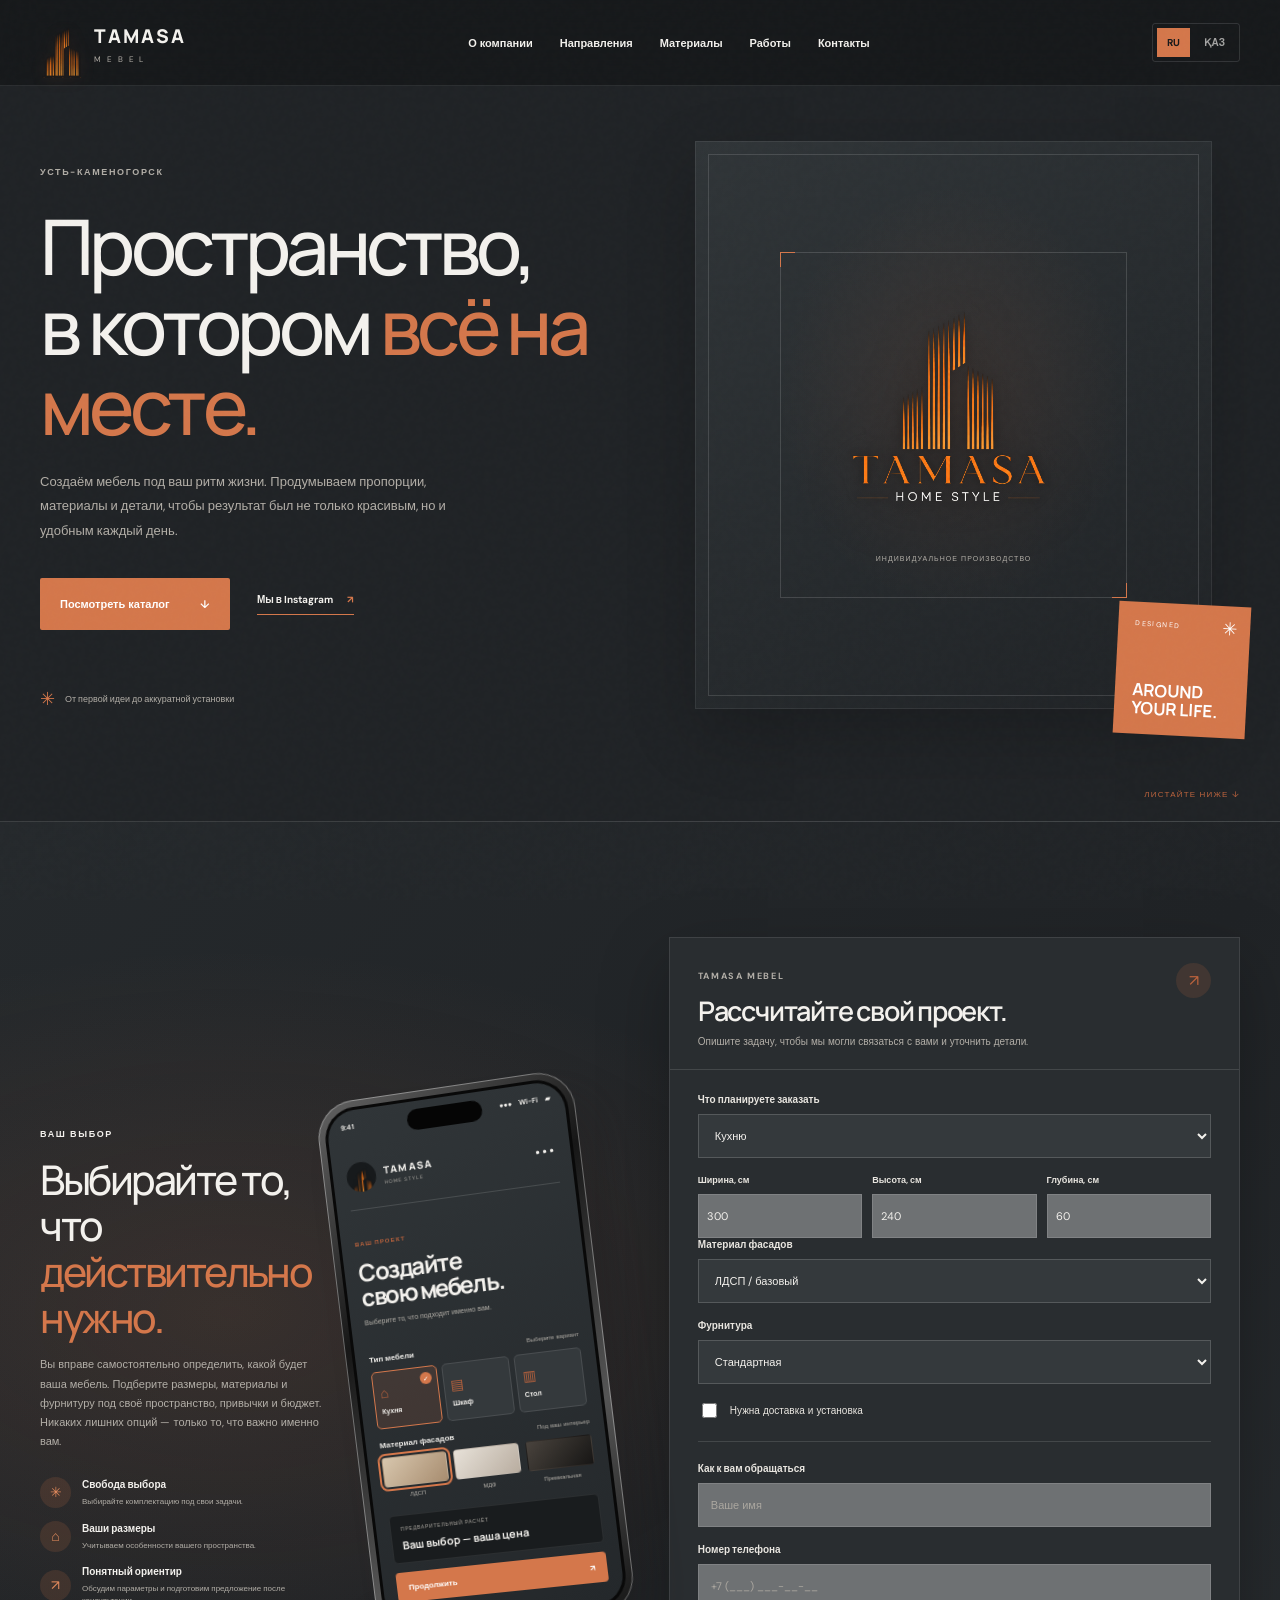
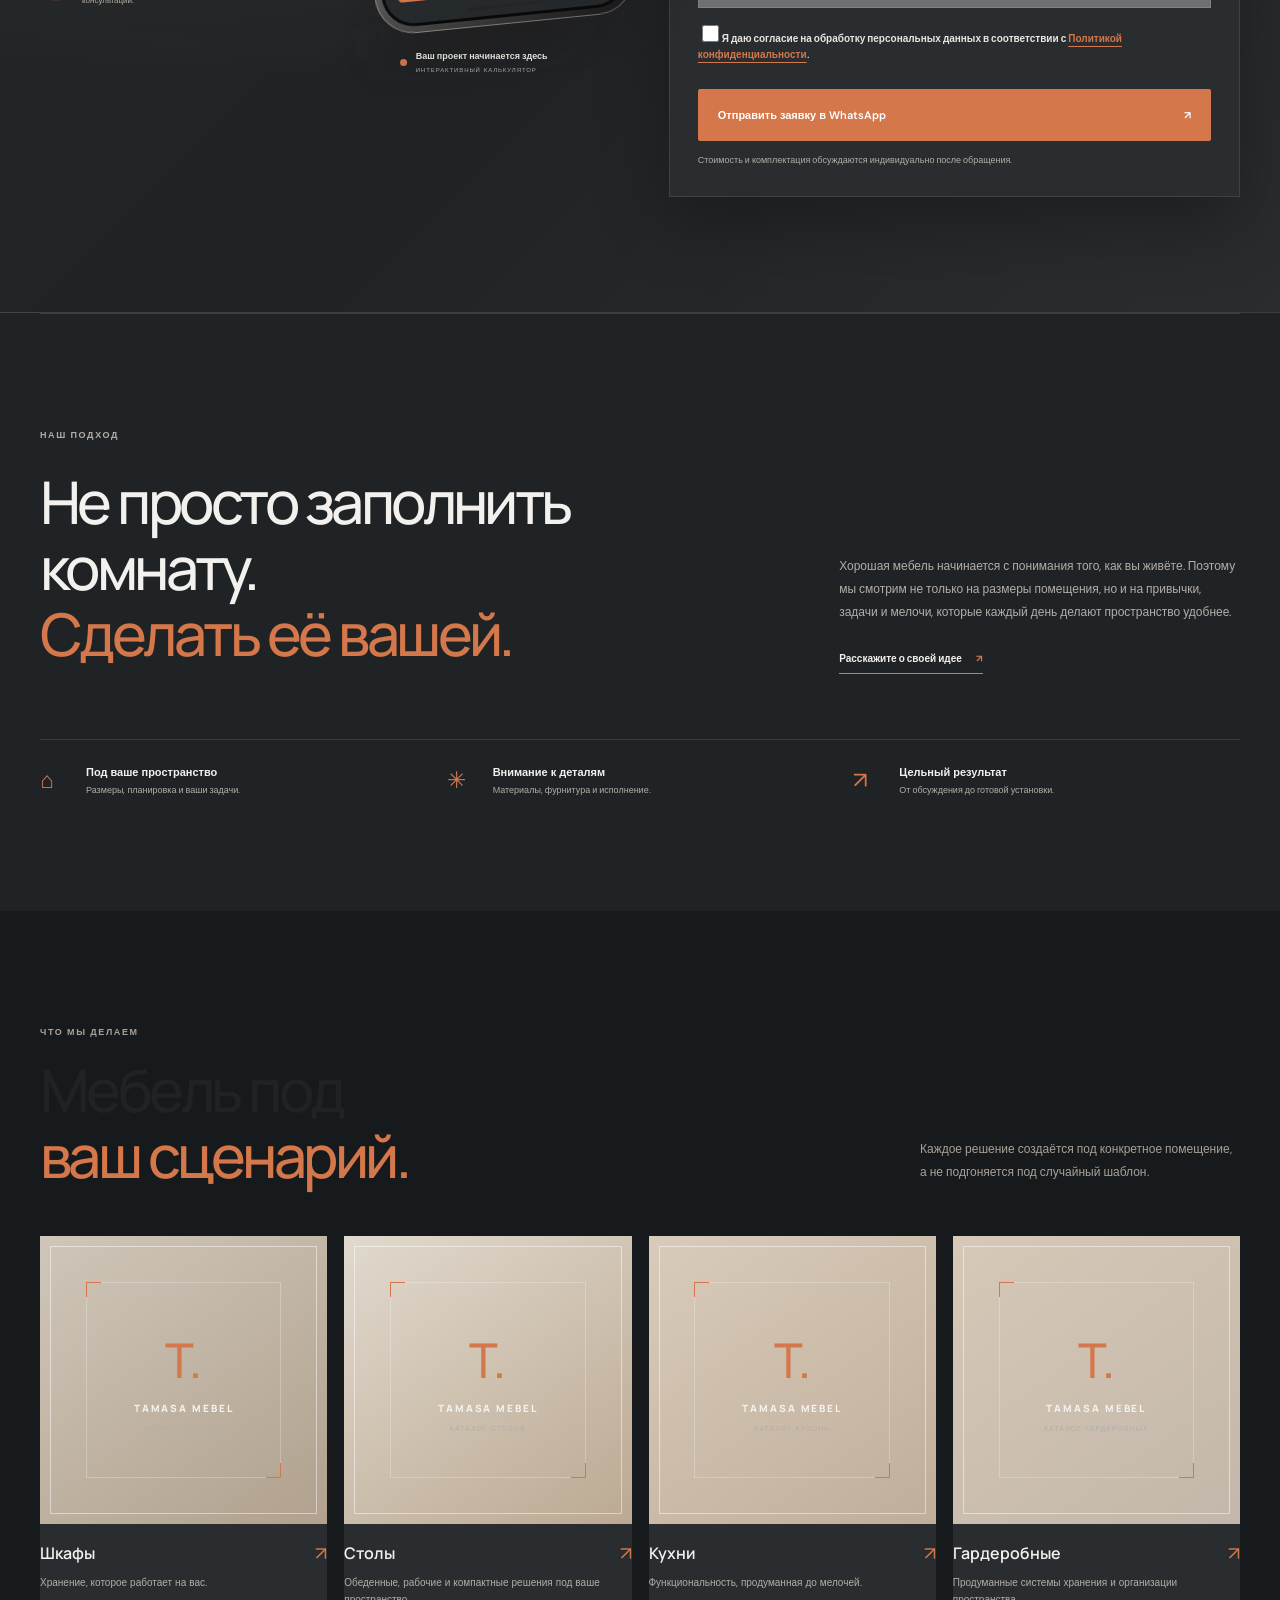
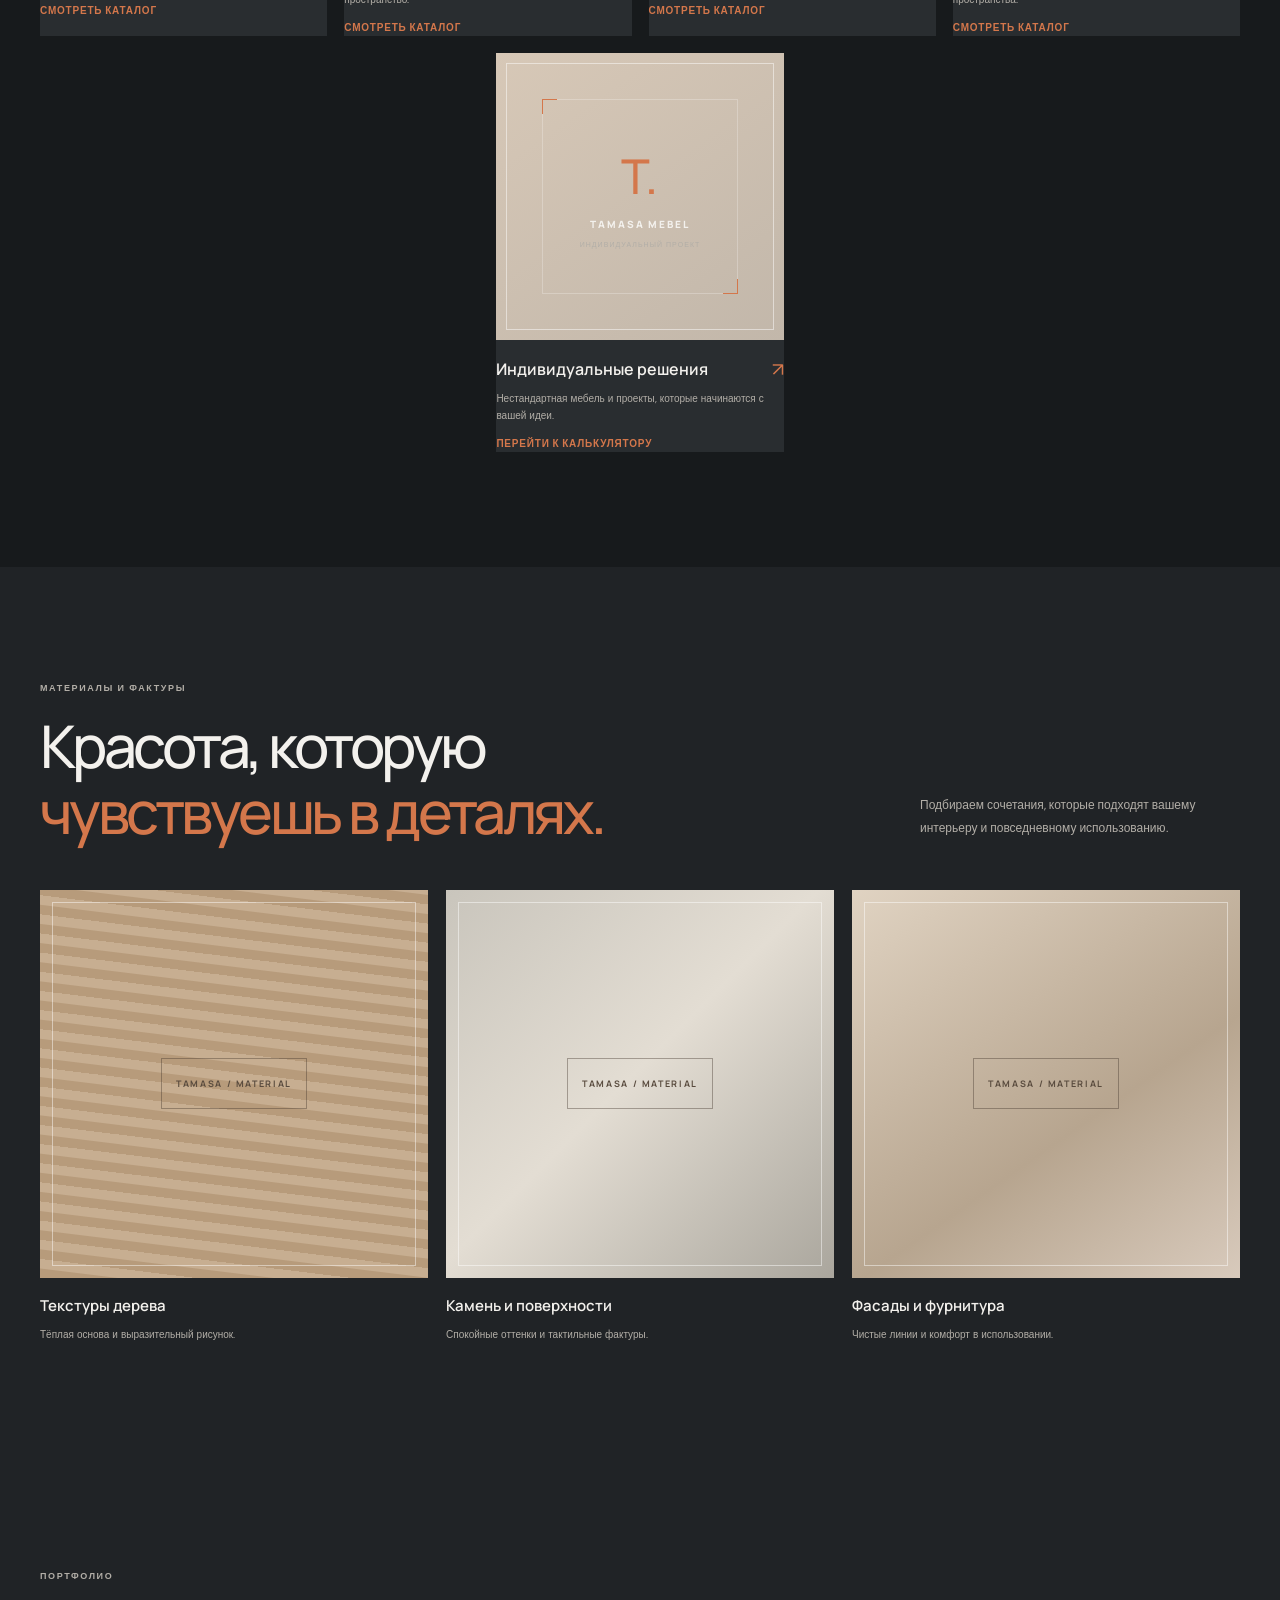
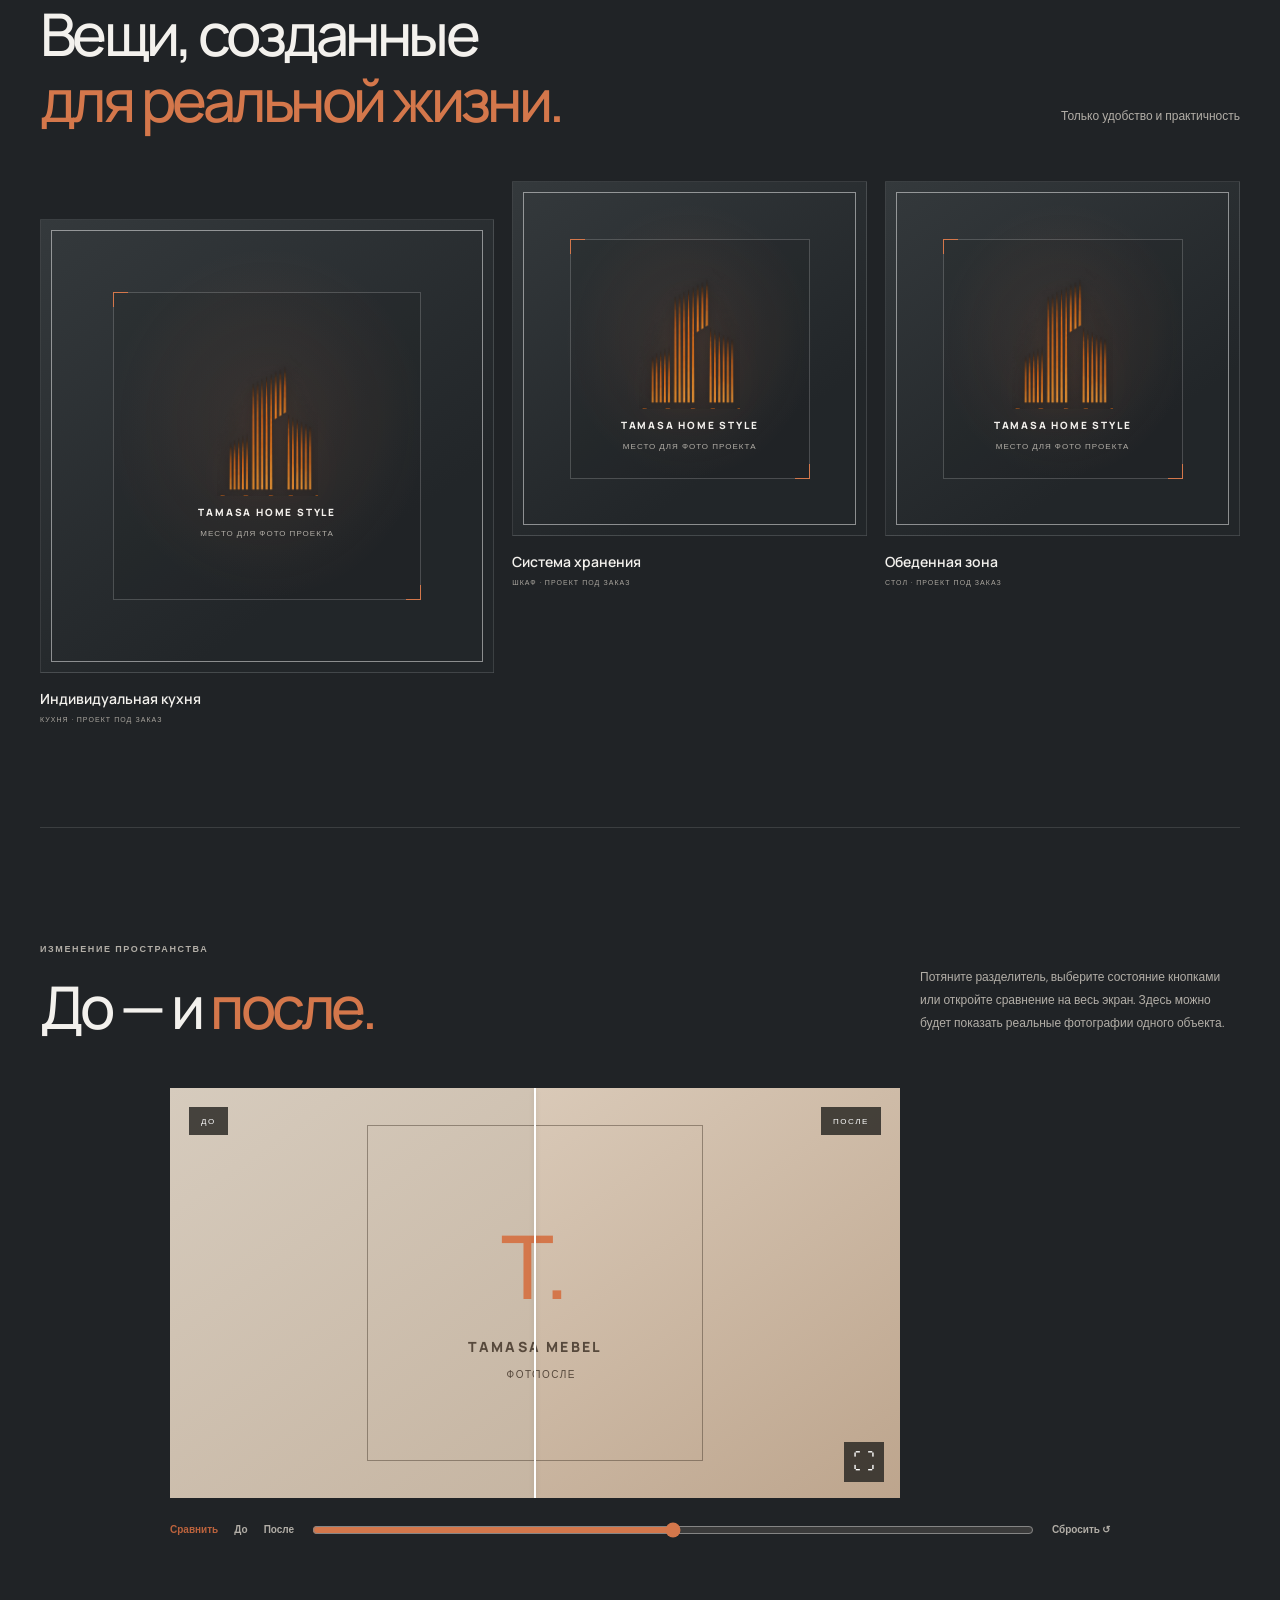
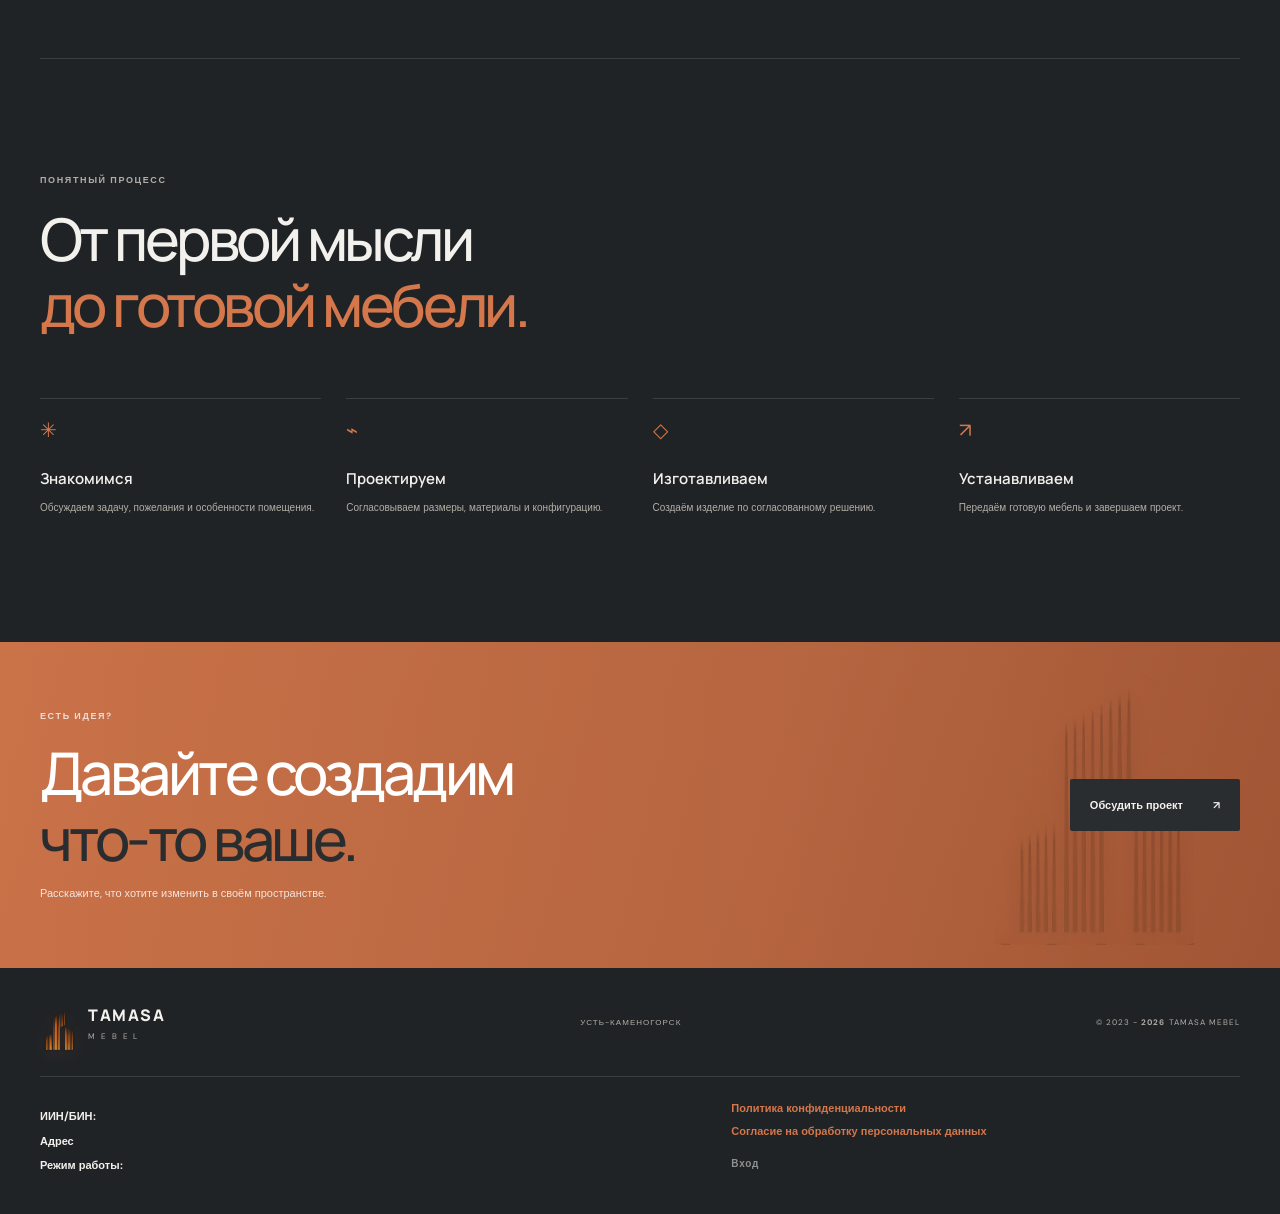
<file: index.html>
<!doctype html>
<html lang="ru">
<head>
  <meta charset="utf-8">
  <meta name="viewport" content="width=device-width, initial-scale=1, viewport-fit=cover">
  <meta name="theme-color" content="#17191B">
  <meta name="description" content="TAMASA MEBEL — мебель на заказ в Усть-Каменогорске. Кухни, столы, шкафы и индивидуальные мебельные решения.">
  <meta property="og:type" content="website">
  <meta property="og:title" content="TAMASA MEBEL — мебель, созданная под ваше пространство">
  <meta property="og:description" content="Индивидуальное производство мебели от идеи до установки.">
  <title>TAMASA MEBEL — мебель на заказ</title>
  <link rel="preconnect" href="https://fonts.googleapis.com">
  <link rel="preconnect" href="https://fonts.gstatic.com" crossorigin>
  <link href="https://fonts.googleapis.com/css2?family=DM+Sans:wght@400;500;600;700&family=Manrope:wght@400;500;600;700;800&display=swap" rel="stylesheet">
  <link rel="stylesheet" href="style.css">
  <link rel="stylesheet" href="editor.css">
</head>
<body>
  <div class="grain" aria-hidden="true"></div>
  <header class="header" id="top">
    <a class="brand" href="#top" aria-label="TAMASA MEBEL">
      <span class="brand-logo">
        <img src="assets/tamasa-mark.png" alt="Логотип TAMASA MEBEL" onerror="this.style.display='none';this.nextElementSibling.hidden=false">
        <span class="brand-fallback" hidden>T</span>
      </span>
      <span class="brand-name"><b>TAMASA</b><small>M E B E L</small></span>
    </a>
    <nav class="nav" id="siteNav" aria-label="Основная навигация">
      <a href="#about">О компании</a><a href="#services">Направления</a><a href="#materials">Материалы</a><a href="#projects">Работы</a><a href="#contacts">Контакты</a>
    </nav>
    <div class="language-switch" role="group" aria-label="Тіл"><button type="button" data-language="ru" class="active" aria-pressed="true">RU</button><button type="button" data-language="kk" aria-pressed="false">ҚАЗ</button></div>
    <button class="menu-button" id="menuButton" aria-label="Открыть меню" aria-expanded="false"><i></i><i></i></button>
  </header>

  <main>
    <section class="hero wrap">
      <div class="hero-copy">
        <div class="overline"> УСТЬ-КАМЕНОГОРСК</div>
        <h1>Пространство,<br>в котором <em>всё на месте.</em></h1>
        <p class="hero-lead">Создаём мебель под ваш ритм жизни. Продумываем пропорции, материалы и детали, чтобы результат был не только красивым, но и удобным каждый день.</p>
        <div class="hero-buttons"><a class="btn btn-orange" href="#services">Посмотреть каталог <span>↓</span></a><a class="under-link hero-instagram" href="https://www.instagram.com/" target="_blank" rel="noopener">Мы в Instagram <span>↗</span></a></div>
        <div class="hero-proof"><span class="proof-mark">✳</span><span>От первой идеи до аккуратной установки</span></div>
      </div>
      <div class="hero-art">
        <div class="hero-art-main brand-placeholder">
          <div class="placeholder-frame">
            <img class="hero-brand-mark" src="assets/tamasa-logo-full.png" alt="TAMASA HOME STYLE">
            <small>ИНДИВИДУАЛЬНОЕ ПРОИЗВОДСТВО</small>
          </div>
        </div>
        <div class="hero-art-note"><span>DESIGNED</span><b>AROUND<br>YOUR LIFE.</b><i>✳</i></div>
      </div>
      <div class="hero-bottom"><span></span><a href="#about">ЛИСТАЙТЕ НИЖЕ ↓</a></div>
    </section>

    <section class="calculator-showcase section-space" id="calculator">
      <div class="wrap calculator-layout">
        <div class="calculator-intro">
          <div class="calculator-intro-copy">
            <div class="eyebrow">ВАШ ВЫБОР</div>
            <h2>Выбирайте то,<br>что <em>действительно нужно.</em></h2>
            <p>Вы вправе самостоятельно определить, какой будет ваша мебель. Подберите размеры, материалы и фурнитуру под своё пространство, привычки и бюджет. Никаких лишних опций — только то, что важно именно вам.</p>
            <div class="calculator-points">
              <div><span>✳</span><p><b>Свобода выбора</b><small>Выбирайте комплектацию под свои задачи.</small></p></div>
              <div><span>⌂</span><p><b>Ваши размеры</b><small>Учитываем особенности вашего пространства.</small></p></div>
              <div><span>↗</span><p><b>Понятный ориентир</b><small>Обсудим параметры и подготовим предложение после консультации.</small></p></div>
            </div>
          </div>
          <div class="iphone-scene" aria-label="Пример интерфейса калькулятора на смартфоне">
            <div class="iphone-shadow"></div>
            <div class="iphone">
              <div class="iphone-frame">
                <div class="iphone-screen">
                  <div class="iphone-island"></div>
                  <div class="iphone-status"><span>9:41</span><span>●●●　Wi-Fi　▰</span></div>
                  <div class="iphone-app">
                    <div class="iphone-app-head">
                      <div class="iphone-mini-logo"><img src="assets/tamasa-mark.png" alt=""></div>
                      <div><b>TAMASA</b><small>HOME STYLE</small></div>
                      <span class="iphone-menu">•••</span>
                    </div>
                    <div class="iphone-heading">
                      <small>ВАШ ПРОЕКТ</small>
                      <h3>Создайте<br>свою мебель.</h3>
                      <p>Выберите то, что подходит именно вам.</p>
                    </div>
                    <div class="iphone-option-title"><b>Тип мебели</b><small>Выберите вариант</small></div>
                    <div class="iphone-options">
                      <div class="iphone-option selected"><span>⌂</span><b>Кухня</b><i>✓</i></div>
                      <div class="iphone-option"><span>▤</span><b>Шкаф</b></div>
                      <div class="iphone-option"><span>▥</span><b>Стол</b></div>
                    </div>
                    <div class="iphone-option-title"><b>Материал фасадов</b><small>Под ваш интерьер</small></div>
                    <div class="iphone-materials">
                      <div class="iphone-material active"><span class="material-swatch swatch-one"></span><small>ЛДСП</small></div>
                      <div class="iphone-material"><span class="material-swatch swatch-two"></span><small>МДФ</small></div>
                      <div class="iphone-material"><span class="material-swatch swatch-three"></span><small>Премиум</small></div>
                    </div>
                    <div class="iphone-preview-total"><small>ПРЕДВАРИТЕЛЬНЫЙ РАСЧЁТ</small><b>Ваш выбор — ваша цена</b></div>
                    <div class="iphone-fake-button">Продолжить <span>↗</span></div>
                  </div>
                  <div class="iphone-home-indicator"></div>
                </div>
              </div>
            </div>
            <div class="iphone-caption"><span></span><div><b>Ваш проект начинается здесь</b><small>ИНТЕРАКТИВНЫЙ КАЛЬКУЛЯТОР</small></div></div>
          </div>
        </div>

        <div class="calculator-card">
          <div class="calculator-card-head">
            <div><span class="eyebrow">TAMASA MEBEL </span><h3>Рассчитайте свой проект.</h3><p>Опишите задачу, чтобы мы могли связаться с вами и уточнить детали.</p></div>
            <span class="calculator-card-icon">↗</span>
          </div>
          <div class="calculator-form-slot" id="desktopCalculatorSlot">
      <form id="estimateForm" novalidate>
        <label>Что планируете заказать<select id="furnitureType" name="furnitureType"><option value="Кухня">Кухню</option><option value="Шкаф">Шкаф</option><option value="Стол">Стол</option><option value="Другая мебель">Индивидуальное решение</option></select></label>
        <div class="form-grid">
          <label>Ширина, см<input id="width" name="width" type="number" min="30" max="2000" value="300" required inputmode="numeric"></label>
          <label>Высота, см<input id="height" name="height" type="number" min="30" max="1000" value="240" required inputmode="numeric"></label>
          <label>Глубина, см<input id="depth" name="depth" type="number" min="10" max="500" value="60" required inputmode="numeric"></label>
        </div>
        <label>Материал фасадов<select id="material" name="material"><option value="ЛДСП / базовый">ЛДСП / базовый</option><option value="МДФ">МДФ</option><option value="Премиальный">Премиальный</option><option value="Нужна консультация">Нужна консультация</option></select></label>
        <label>Фурнитура<select id="fittings" name="fittings"><option value="Стандартная">Стандартная</option><option value="Улучшенная">Улучшенная</option><option value="Премиальная">Премиальная</option><option value="Нужна консультация">Нужна консультация</option></select></label>
        <label class="check-label"><input id="installation" type="checkbox" name="installation"><span>Нужна доставка и установка</span></label>
        <div class="sheet-separator"></div>
        <label>Как к вам обращаться<input id="clientName" name="clientName" type="text" maxlength="70" autocomplete="name" placeholder="Ваше имя" required></label>
        <label>Номер телефона<input id="clientPhone" name="clientPhone" type="tel" maxlength="25" autocomplete="tel" placeholder="+7 (___) ___-__-__" required></label>
        <label class="hp-field" aria-hidden="true">Не заполняйте это поле<input type="text" name="website" tabindex="-1" autocomplete="off"></label>
        <label class="consent-row"><input id="personalDataConsent" name="personalDataConsent" type="checkbox" required><span>Я даю согласие на обработку персональных данных в соответствии с <a href="privacy-policy.html" target="_blank" rel="noopener">Политикой конфиденциальности</a>.</span></label>
        <button class="btn btn-orange submit-estimate" type="submit">Отправить заявку в WhatsApp <span>↗</span></button>
        <p class="form-note">Стоимость и комплектация обсуждаются индивидуально после обращения.</p>
      </form>
          </div>
        </div>
      </div>
    </section>

    <section class="about wrap section-space" id="about">
      <div class="eyebrow">НАШ ПОДХОД</div>
      <div class="about-layout">
        <h2>Не просто заполнить комнату.<br><em>Сделать её вашей.</em></h2>
        <div class="about-text"><p>Хорошая мебель начинается с понимания того, как вы живёте. Поэтому мы смотрим не только на размеры помещения, но и на привычки, задачи и мелочи, которые каждый день делают пространство удобнее.</p><a class="under-link" href="#contacts">Расскажите о своей идее <span>↗</span></a></div>
      </div>
      <div class="principles">
        <article><span class="principle-icon">⌂</span><b>Под ваше пространство</b><small>Размеры, планировка и ваши задачи.</small></article>
        <article><span class="principle-icon">✳</span><b>Внимание к деталям</b><small>Материалы, фурнитура и исполнение.</small></article>
        <article><span class="principle-icon">↗</span><b>Цельный результат</b><small>От обсуждения до готовой установки.</small></article>
      </div>
    </section>

    <section class="services section-space" id="services">
      <div class="wrap">
        <div class="section-head light-head"><div><div class="eyebrow">ЧТО МЫ ДЕЛАЕМ</div><h2>Мебель под<br><em>ваш сценарий.</em></h2></div><p>Каждое решение создаётся под конкретное помещение, а не подгоняется под случайный шаблон.</p></div>
        <div class="service-grid">
          <a class="service-card service-card-link" href="catalog/shkafy/">
            <div class="square-placeholder tone-two"><div class="placeholder-frame"><div class="placeholder-logo">T.</div><b>TAMASA MEBEL</b><small>КАТАЛОГ ШКАФОВ</small></div></div>
            <div class="service-title"><h3>Шкафы</h3><span>↗</span></div><p>Хранение, которое работает на вас.</p><span class="service-card-hint">Смотреть каталог</span>
          </a>
          <a class="service-card service-card-link" href="catalog/stoly/">
            <div class="square-placeholder tone-three"><div class="placeholder-frame"><div class="placeholder-logo">T.</div><b>TAMASA MEBEL</b><small>КАТАЛОГ СТОЛОВ</small></div></div>
            <div class="service-title"><h3>Столы</h3><span>↗</span></div><p>Обеденные, рабочие и компактные решения под ваше пространство.</p><span class="service-card-hint">Смотреть каталог</span>
          </a>
          <a class="service-card service-card-link" href="catalog/kukhni/">
            <div class="square-placeholder"><div class="placeholder-frame"><div class="placeholder-logo">T.</div><b>TAMASA MEBEL</b><small>КАТАЛОГ КУХОНЬ</small></div></div>
            <div class="service-title"><h3>Кухни</h3><span>↗</span></div><p>Функциональность, продуманная до мелочей.</p><span class="service-card-hint">Смотреть каталог</span>
          </a>
          <a class="service-card service-card-link" href="catalog/garderobnye/">
            <div class="square-placeholder tone-four"><div class="placeholder-frame"><div class="placeholder-logo">T.</div><b>TAMASA MEBEL</b><small>КАТАЛОГ ГАРДЕРОБНЫХ</small></div></div>
            <div class="service-title"><h3>Гардеробные</h3><span>↗</span></div><p>Продуманные системы хранения и организации пространства.</p><span class="service-card-hint">Смотреть каталог</span>
          </a>
          <a class="service-card service-card-link service-card-custom" href="#calculator" data-open-calculator>
            <div class="square-placeholder tone-four"><div class="placeholder-frame"><div class="placeholder-logo">T.</div><b>TAMASA MEBEL</b><small>ИНДИВИДУАЛЬНЫЙ ПРОЕКТ</small></div></div>
            <div class="service-title"><h3>Индивидуальные решения</h3><span>↗</span></div><p>Нестандартная мебель и проекты, которые начинаются с вашей идеи.</p><span class="service-card-hint">Перейти к калькулятору</span>
          </a>
        </div>
      </div>
    </section>

    <section class="materials wrap section-space" id="materials">
      <div class="section-head"><div><div class="eyebrow">МАТЕРИАЛЫ И ФАКТУРЫ</div><h2>Красота, которую<br><em>чувствуешь в деталях.</em></h2></div><p>Подбираем сочетания, которые подходят вашему интерьеру и повседневному использованию.</p></div>
      <div class="material-grid">
        <article><div class="material-tile material-wood"><span>TAMASA / MATERIAL</span></div><h3>Текстуры дерева</h3><p>Тёплая основа и выразительный рисунок.</p></article>
        <article><div class="material-tile material-stone"><span>TAMASA / MATERIAL</span></div><h3>Камень и поверхности</h3><p>Спокойные оттенки и тактильные фактуры.</p></article>
        <article><div class="material-tile material-solid"><span>TAMASA / MATERIAL</span></div><h3>Фасады и фурнитура</h3><p>Чистые линии и комфорт в использовании.</p></article>
      </div>
    </section>

    <section class="projects section-space" id="projects">
      <div class="wrap">
        <div class="section-head"><div><div class="eyebrow">ПОРТФОЛИО</div><h2>Вещи, созданные<br><em>для реальной жизни.</em></h2></div><p> Только удобство и практичность</p></div>
        <div class="project-grid">
          <article class="project project-feature"><div class="project-placeholder"><div class="placeholder-frame"><img class="portfolio-mark" src="assets/tamasa-mark.png" alt="" aria-hidden="true"><b>TAMASA HOME STYLE</b><small>МЕСТО ДЛЯ ФОТО ПРОЕКТА</small></div></div><div class="project-caption"><div><b>Индивидуальная кухня</b><small>КУХНЯ · ПРОЕКТ ПОД ЗАКАЗ</small></div><span></span></div></article>
          <article class="project"><div class="project-placeholder shade-a"><div class="placeholder-frame"><img class="portfolio-mark" src="assets/tamasa-mark.png" alt="" aria-hidden="true"><b>TAMASA HOME STYLE</b><small>МЕСТО ДЛЯ ФОТО ПРОЕКТА</small></div></div><div class="project-caption"><div><b>Система хранения</b><small>ШКАФ · ПРОЕКТ ПОД ЗАКАЗ</small></div><span></span></div></article>
          <article class="project"><div class="project-placeholder shade-b"><div class="placeholder-frame"><img class="portfolio-mark" src="assets/tamasa-mark.png" alt="" aria-hidden="true"><b>TAMASA HOME STYLE</b><small>МЕСТО ДЛЯ ФОТО ПРОЕКТА</small></div></div><div class="project-caption"><div><b>Обеденная зона</b><small>СТОЛ · ПРОЕКТ ПОД ЗАКАЗ</small></div><span></span></div></article>
        </div>
      </div>
    </section>

    <section class="before-after wrap section-space" id="beforeAfter">
      <div class="section-head"><div><div class="eyebrow">ИЗМЕНЕНИЕ ПРОСТРАНСТВА</div><h2>До — и <em>после.</em></h2></div><p>Потяните разделитель, выберите состояние кнопками или откройте сравнение на весь экран. Здесь можно будет показать реальные фотографии одного объекта.</p></div>
      <div class="compare-box">
        <div class="compare-stage" id="compareStage">
          <div class="compare-photo before-photo" id="beforePhoto"><div class="compare-placeholder"><span>T.</span><b>TAMASA MEBEL</b><small>ФОТО ДО</small></div></div>
          <div class="compare-photo after-photo" id="afterPhoto"><div class="compare-placeholder"><span>T.</span><b>TAMASA MEBEL</b><small>ФОТО ПОСЛЕ</small></div></div>
          <span class="compare-tag tag-before">ДО</span><span class="compare-tag tag-after">ПОСЛЕ</span>
          <button class="compare-grip" id="compareGrip" type="button" role="slider" aria-label="Переместить разделитель сравнения" aria-valuemin="0" aria-valuemax="100" aria-valuenow="50"><span>‹</span><span>›</span></button>
          <button class="expand-compare" id="expandCompare" type="button" aria-label="Открыть сравнение на весь экран">⛶</button>
        </div>
        <div class="compare-toolbar"><button type="button" class="compare-choice active" data-compare="50">Сравнить</button><button type="button" class="compare-choice" data-compare="0">До</button><button type="button" class="compare-choice" data-compare="100">После</button><input id="compareSlider" type="range" min="0" max="100" value="50" aria-label="Положение разделителя"><button type="button" class="compare-reset" id="resetCompare">Сбросить ↺</button></div>
      </div>
    </section>

    <section class="process wrap section-space">
      <div class="eyebrow">ПОНЯТНЫЙ ПРОЦЕСС</div><h2>От первой мысли<br><em>до готовой мебели.</em></h2>
      <div class="process-grid"><article><span>✳</span><h3>Знакомимся</h3><p>Обсуждаем задачу, пожелания и особенности помещения.</p></article><article><span>⌁</span><h3>Проектируем</h3><p>Согласовываем размеры, материалы и конфигурацию.</p></article><article><span>◇</span><h3>Изготавливаем</h3><p>Создаём изделие по согласованному решению.</p></article><article><span>↗</span><h3>Устанавливаем</h3><p>Передаём готовую мебель и завершаем проект.</p></article></div>
    </section>

    <section class="contact-band" id="contacts"><img class="contact-brand-mark" src="assets/tamasa-mark.png" alt="" aria-hidden="true"><div class="wrap contact-inner"><div><div class="eyebrow">ЕСТЬ ИДЕЯ?</div><h2>Давайте создадим<br><em>что-то ваше.</em></h2><p>Расскажите, что хотите изменить в своём пространстве.</p></div><button class="btn btn-paper" type="button" data-open-calculator>Обсудить проект <span>↗</span></button></div></section>
  </main>

  <footer class="site-footer">
    <div class="footer wrap">
      <a class="brand" href="#top"><span class="brand-logo"><img src="assets/tamasa-mark.png" alt="" onerror="this.style.display='none';this.nextElementSibling.hidden=false"><span class="brand-fallback" hidden>T</span></span><span class="brand-name"><b>TAMASA</b><small>M E B E L</small></span></a>
      <span>УСТЬ-КАМЕНОГОРСК</span><span>© 2023 - <b id="year"></b> TAMASA MEBEL</span>
    </div>
    <div class="footer-legal wrap">
      <div><b></p><p>ИИН/БИН: <strong></strong></p><p> Адрес </p><p>Режим работы: </p><p></div>
      <div class="footer-legal-links"><a href="privacy-policy.html">Политика конфиденциальности</a><a href="privacy-policy.html#consent">Согласие на обработку персональных данных</a><a class="admin-login-link" href="login.php">Вход</a><span></div>
    </div>
  </footer>

  <button class="mobile-calc-trigger" id="mobileCalcTrigger" type="button"><span>Обсудить проект</span><b>↗</b></button>
  <div class="sheet-backdrop" id="sheetBackdrop"></div>
  <aside class="calculator-sheet" id="calculatorSheet" role="dialog" aria-modal="true" aria-labelledby="sheetTitle" aria-hidden="true">
    <div class="sheet-top"><div><span class="eyebrow">TAMASA MEBEL · ЗАЯВКА</span><h2 id="sheetTitle">Рассчитаем ваш проект.</h2></div><button class="sheet-close" id="closeSheet" type="button" aria-label="Закрыть форму">×</button></div>
    <div class="sheet-scroll" id="mobileCalculatorSlot">

    </div>
  </aside>

  <div class="fullscreen-compare" id="fullscreenCompare" aria-hidden="true"><button id="closeFullscreen" type="button" aria-label="Закрыть">×</button><div id="fullscreenCompareMount"></div><p>Перемещайте разделитель для сравнения</p></div>
  <script src="i18n.js" defer></script>
  <script src="editor.js" defer></script>
  <script src="script.js" defer></script>
</body>
</html>
</file>
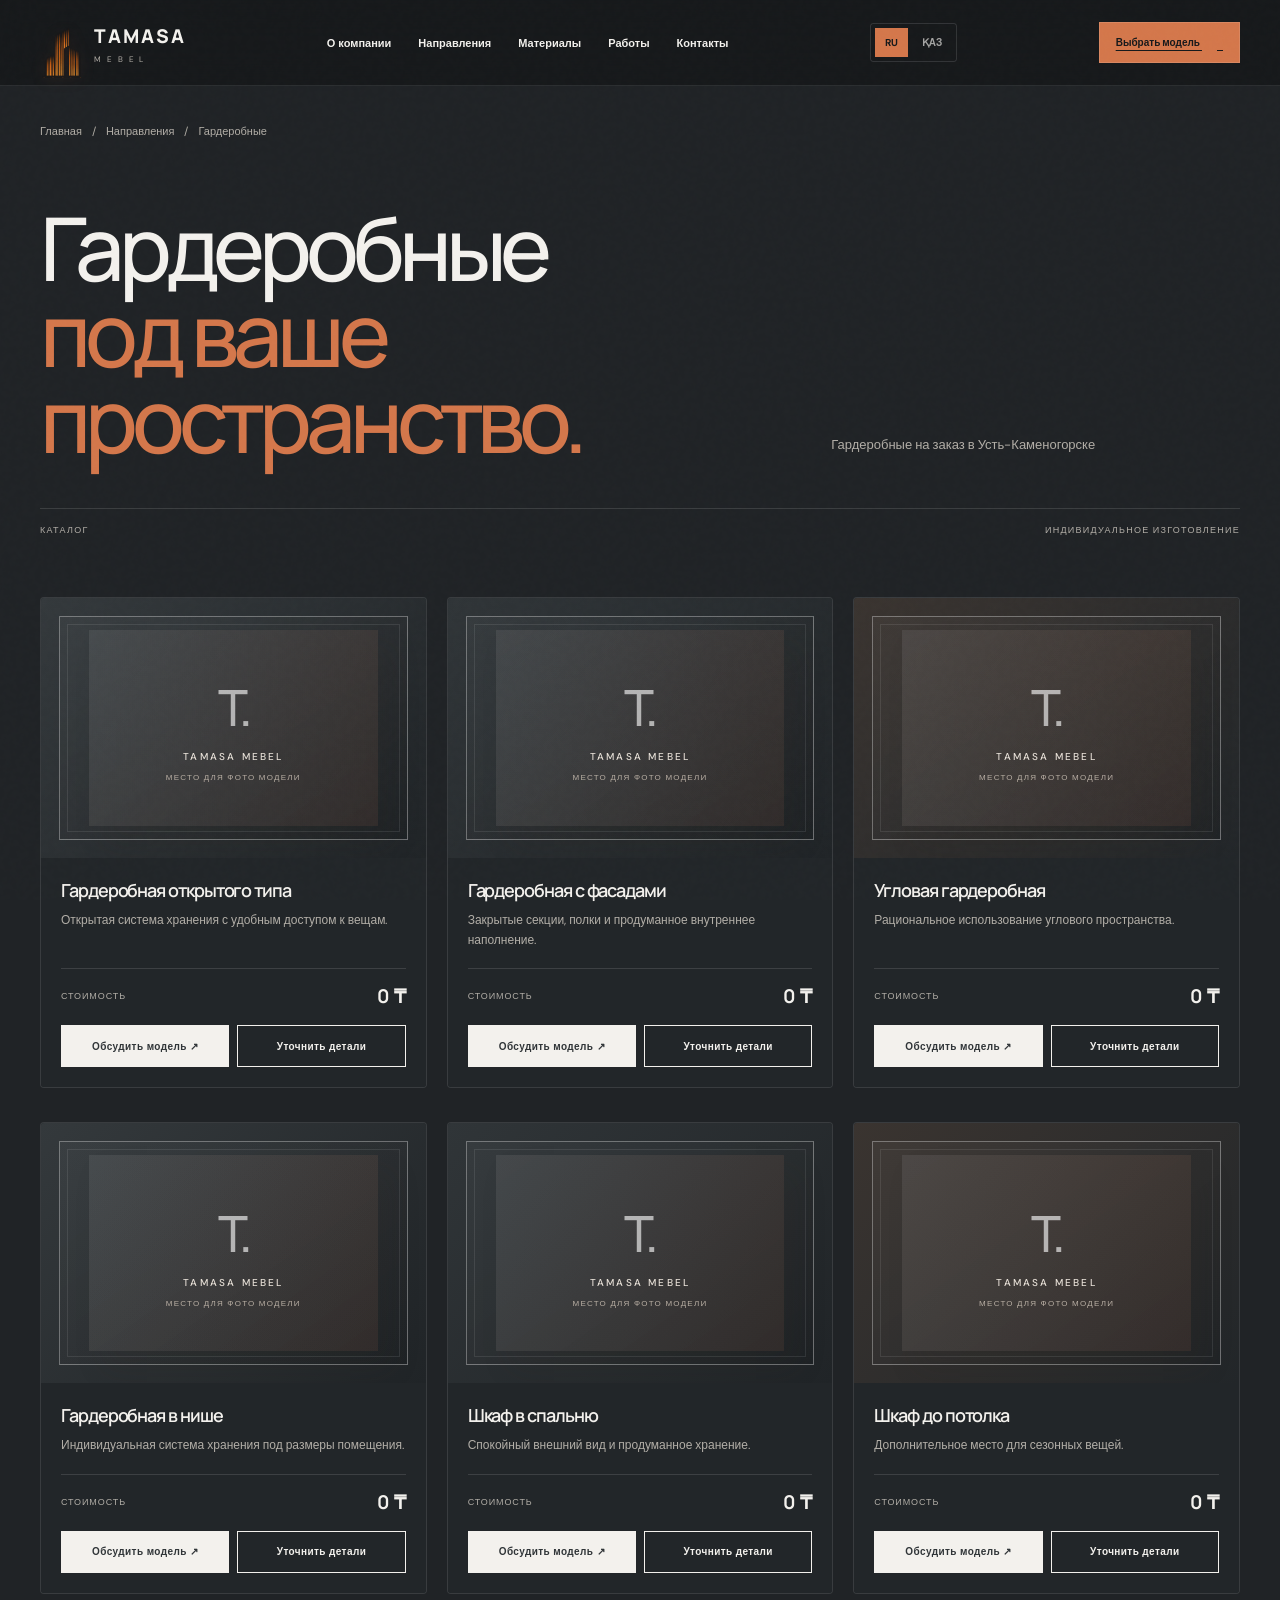
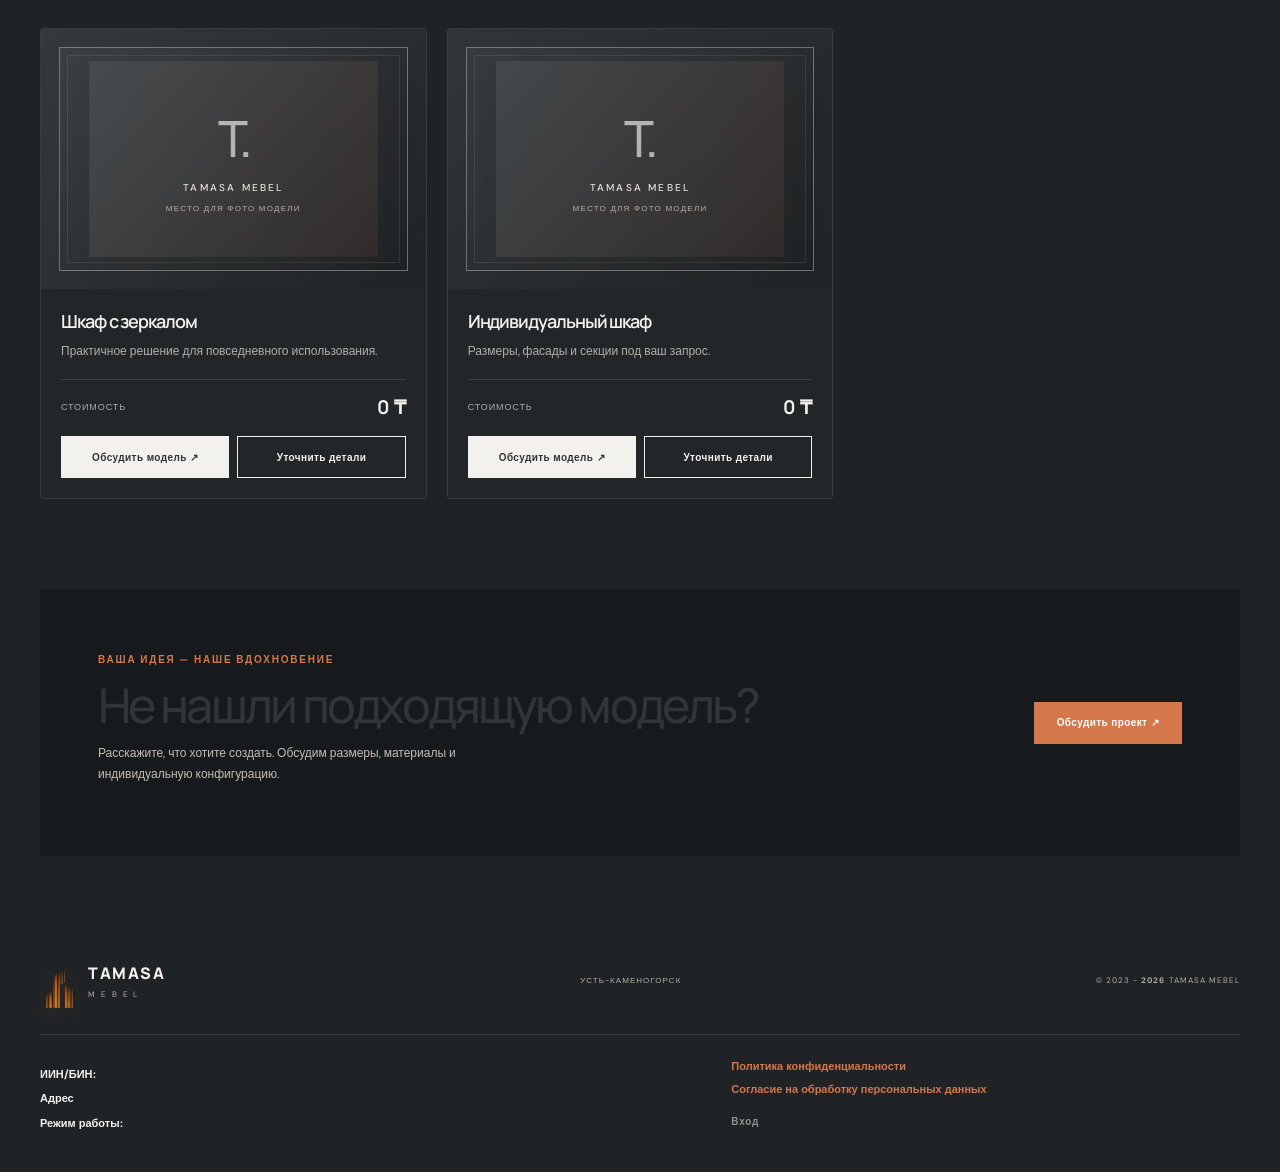
<file: catalog/garderobnye/index.html>
<!doctype html>
<html lang="ru">
<head>
  <meta charset="utf-8">
  <meta name="viewport" content="width=device-width, initial-scale=1">
  <meta name="theme-color" content="#17191B">
  <meta name="description" content="Продумываем гардеробные системы для удобной организации пространства. Выберите вариант фасадов и внутреннего наполнения для обсуждения проекта.">
  <meta property="og:type" content="website">
  <meta property="og:title" content="Гардеробные на заказ в Усть-Каменогорске | TAMASA MEBEL">
  <meta property="og:description" content="Продумываем гардеробные системы для удобной организации пространства. Выберите вариант фасадов и внутреннего наполнения для обсуждения проекта.">
  <title>Гардеробные на заказ в Усть-Каменогорске | TAMASA MEBEL</title>
  <link rel="preconnect" href="https://fonts.googleapis.com">
  <link rel="preconnect" href="https://fonts.gstatic.com" crossorigin>
  <link href="https://fonts.googleapis.com/css2?family=DM+Sans:wght@400;500;600;700&family=Manrope:wght@400;500;600;700;800&display=swap" rel="stylesheet">
  <link rel="stylesheet" href="../../style.css">
  <link rel="stylesheet" href="../catalog.css">
  <link rel="stylesheet" href="../../editor.css">
</head>
<body class="catalog-page">
  <div class="grain" aria-hidden="true"></div>
  <header class="header" id="top">
    <a class="brand" href="../../index.html" aria-label="TAMASA MEBEL"><span class="brand-logo"><img src="../../assets/tamasa-mark.png" alt="Логотип TAMASA MEBEL" onerror="this.style.display='none';this.nextElementSibling.hidden=false"><span class="brand-fallback" hidden>T</span></span><span class="brand-name"><b>TAMASA</b><small>M E B E L</small></span></a>
    <nav class="nav" id="siteNav" aria-label="Основная навигация">
      <a href="../../index.html#about">О компании</a><a href="../../index.html#services">Направления</a><a href="../../index.html#materials">Материалы</a><a href="../../index.html#projects">Работы</a><a href="../../index.html#contacts">Контакты</a>
    </nav>
    <div class="language-switch" role="group" aria-label="Тіл"><button type="button" data-language="ru" class="active" aria-pressed="true">RU</button><button type="button" data-language="kk" aria-pressed="false">ҚАЗ</button></div><a class="header-action" href="#каталог">Выбрать модель <span>↗</span></a>
    <button class="menu-button" id="menuButton" type="button" aria-label="Открыть меню" aria-expanded="false"><i></i><i></i></button>
  </header>
  <main>
    <section class="catalog-hero wrap">
      <div class="catalog-crumb"><a href="../../index.html">Главная</a><span>/</span><a href="../../index.html#services">Направления</a><span>/</span><span>Гардеробные</span></div>
      <div class="catalog-heading"><div><span class="catalog-kicker"></span><h1>Гардеробные<br><em>под ваше пространство.</em></h1></div><p>Гардеробные на заказ в Усть-Каменогорске</p></div>
      <div class="catalog-meta"><span>КАТАЛОГ</span><span>ИНДИВИДУАЛЬНОЕ ИЗГОТОВЛЕНИЕ</span></div>
    </section>
    <section class="wrap" id="каталог">
      <div class="catalog-grid">
        <article class="catalog-item">
  <div class="catalog-visual" aria-label="Иллюстрация модели Гардеробная открытого типа"><div class="catalog-placeholder-frame"><span class="catalog-placeholder-mark">T.</span><b>TAMASA MEBEL</b><small>МЕСТО ДЛЯ ФОТО МОДЕЛИ</small></div></div>
  <div class="catalog-info"><h2>Гардеробная открытого типа</h2><p>Открытая система хранения с удобным доступом к вещам.</p>
    <div class="catalog-price-row"><span class="catalog-price-label">Стоимость</span><strong class="catalog-price">0 ₸</strong></div>
    <div class="catalog-actions"><button class="catalog-button" type="button" data-заявка data-название="Гардеробная открытого типа">Обсудить модель ↗</button><button class="catalog-button secondary" type="button" data-details>Уточнить детали</button></div>
  </div>
</article><article class="catalog-item">
  <div class="catalog-visual" aria-label="Иллюстрация модели Гардеробная с фасадами"><div class="catalog-placeholder-frame"><span class="catalog-placeholder-mark">T.</span><b>TAMASA MEBEL</b><small>МЕСТО ДЛЯ ФОТО МОДЕЛИ</small></div></div>
  <div class="catalog-info"><h2>Гардеробная с фасадами</h2><p>Закрытые секции, полки и продуманное внутреннее наполнение.</p>
    <div class="catalog-price-row"><span class="catalog-price-label">Стоимость</span><strong class="catalog-price">0 ₸</strong></div>
    <div class="catalog-actions"><button class="catalog-button" type="button" data-заявка data-название="Гардеробная с фасадами">Обсудить модель ↗</button><button class="catalog-button secondary" type="button" data-details>Уточнить детали</button></div>
  </div>
</article><article class="catalog-item">
  <div class="catalog-visual" aria-label="Иллюстрация модели Угловая гардеробная"><div class="catalog-placeholder-frame"><span class="catalog-placeholder-mark">T.</span><b>TAMASA MEBEL</b><small>МЕСТО ДЛЯ ФОТО МОДЕЛИ</small></div></div>
  <div class="catalog-info"><h2>Угловая гардеробная</h2><p>Рациональное использование углового пространства.</p>
    <div class="catalog-price-row"><span class="catalog-price-label">Стоимость</span><strong class="catalog-price">0 ₸</strong></div>
    <div class="catalog-actions"><button class="catalog-button" type="button" data-заявка data-название="Угловая гардеробная">Обсудить модель ↗</button><button class="catalog-button secondary" type="button" data-details>Уточнить детали</button></div>
  </div>
</article><article class="catalog-item">
  <div class="catalog-visual" aria-label="Иллюстрация модели Гардеробная в нише"><div class="catalog-placeholder-frame"><span class="catalog-placeholder-mark">T.</span><b>TAMASA MEBEL</b><small>МЕСТО ДЛЯ ФОТО МОДЕЛИ</small></div></div>
  <div class="catalog-info"><h2>Гардеробная в нише</h2><p>Индивидуальная система хранения под размеры помещения.</p>
    <div class="catalog-price-row"><span class="catalog-price-label">Стоимость</span><strong class="catalog-price">0 ₸</strong></div>
    <div class="catalog-actions"><button class="catalog-button" type="button" data-заявка data-название="Гардеробная в нише">Обсудить модель ↗</button><button class="catalog-button secondary" type="button" data-details>Уточнить детали</button></div>
  </div>
</article><article class="catalog-item">
  <div class="catalog-visual" aria-label="Иллюстрация модели Шкаф в спальню"><div class="catalog-placeholder-frame"><span class="catalog-placeholder-mark">T.</span><b>TAMASA MEBEL</b><small>МЕСТО ДЛЯ ФОТО МОДЕЛИ</small></div></div>
  <div class="catalog-info"><h2>Шкаф в спальню</h2><p>Спокойный внешний вид и продуманное хранение.</p>
    <div class="catalog-price-row"><span class="catalog-price-label">Стоимость</span><strong class="catalog-price">0 ₸</strong></div>
    <div class="catalog-actions"><button class="catalog-button" type="button" data-заявка data-название="Шкаф в спальню">Обсудить модель ↗</button><button class="catalog-button secondary" type="button" data-details>Уточнить детали</button></div>
  </div>
</article><article class="catalog-item">
  <div class="catalog-visual" aria-label="Иллюстрация модели Шкаф до потолка"><div class="catalog-placeholder-frame"><span class="catalog-placeholder-mark">T.</span><b>TAMASA MEBEL</b><small>МЕСТО ДЛЯ ФОТО МОДЕЛИ</small></div></div>
  <div class="catalog-info"><h2>Шкаф до потолка</h2><p>Дополнительное место для сезонных вещей.</p>
    <div class="catalog-price-row"><span class="catalog-price-label">Стоимость</span><strong class="catalog-price">0 ₸</strong></div>
    <div class="catalog-actions"><button class="catalog-button" type="button" data-заявка data-название="Шкаф до потолка">Обсудить модель ↗</button><button class="catalog-button secondary" type="button" data-details>Уточнить детали</button></div>
  </div>
</article><article class="catalog-item">
  <div class="catalog-visual" aria-label="Иллюстрация модели Шкаф с зеркалом"><div class="catalog-placeholder-frame"><span class="catalog-placeholder-mark">T.</span><b>TAMASA MEBEL</b><small>МЕСТО ДЛЯ ФОТО МОДЕЛИ</small></div></div>
  <div class="catalog-info"><h2>Шкаф с зеркалом</h2><p>Практичное решение для повседневного использования.</p>
    <div class="catalog-price-row"><span class="catalog-price-label">Стоимость</span><strong class="catalog-price">0 ₸</strong></div>
    <div class="catalog-actions"><button class="catalog-button" type="button" data-заявка data-название="Шкаф с зеркалом">Обсудить модель ↗</button><button class="catalog-button secondary" type="button" data-details>Уточнить детали</button></div>
  </div>
</article><article class="catalog-item">
  <div class="catalog-visual" aria-label="Иллюстрация модели Индивидуальный шкаф"><div class="catalog-placeholder-frame"><span class="catalog-placeholder-mark">T.</span><b>TAMASA MEBEL</b><small>МЕСТО ДЛЯ ФОТО МОДЕЛИ</small></div></div>
  <div class="catalog-info"><h2>Индивидуальный шкаф</h2><p>Размеры, фасады и секции под ваш запрос.</p>
    <div class="catalog-price-row"><span class="catalog-price-label">Стоимость</span><strong class="catalog-price">0 ₸</strong></div>
    <div class="catalog-actions"><button class="catalog-button" type="button" data-заявка data-название="Индивидуальный шкаф">Обсудить модель ↗</button><button class="catalog-button secondary" type="button" data-details>Уточнить детали</button></div>
  </div>
</article>
      </div>
    </section>
    <section class="catalog-cta wrap" id="обсудить">
      <div><span class="catalog-kicker">ВАША ИДЕЯ — НАШЕ ВДОХНОВЕНИЕ</span><h2>Не нашли подходящую модель?</h2><p>Расскажите, что хотите создать. Обсудим размеры, материалы и индивидуальную конфигурацию.</p></div>
      <button class="catalog-button" type="button" data-заявка data-название="Индивидуальный проект">Обсудить проект ↗</button>
    </section>
  </main>
  <footer class="site-footer">
    <div class="footer wrap">
      <a class="brand" href="../../index.html">
    <span class="brand-logo">
      <img src="../../assets/tamasa-mark.png" alt="Логотип TAMASA MEBEL" onerror="this.style.display='none';this.nextElementSibling.hidden=false">
      <span class="brand-fallback" hidden>T</span></span>
      <span class="brand-name"><b>TAMASA</b><small>M E B E L</small></span></a><span>УСТЬ-КАМЕНОГОРСК</span><span>© 2023 - <b data-год></b> TAMASA MEBEL</span></div><div class="footer-legal wrap">
          <div><b></p><p>ИИН/БИН: <strong></strong></p><p> Адрес </p><p>Режим работы: </p><p></div>
            <div class="footer-legal-links"><a href="../../privacy-policy.html">Политика конфиденциальности</a><a href="../../privacy-policy.html#consent">Согласие на обработку персональных данных</a><a class="admin-login-link" href="../../login.php">Вход</a><span></span></div></div></footer>
  <script src="../../i18n.js" defer></script>
  <script src="../../editor.js" defer></script>
  <script src="../catalog.js" defer></script>
</body>
</html>
</file>
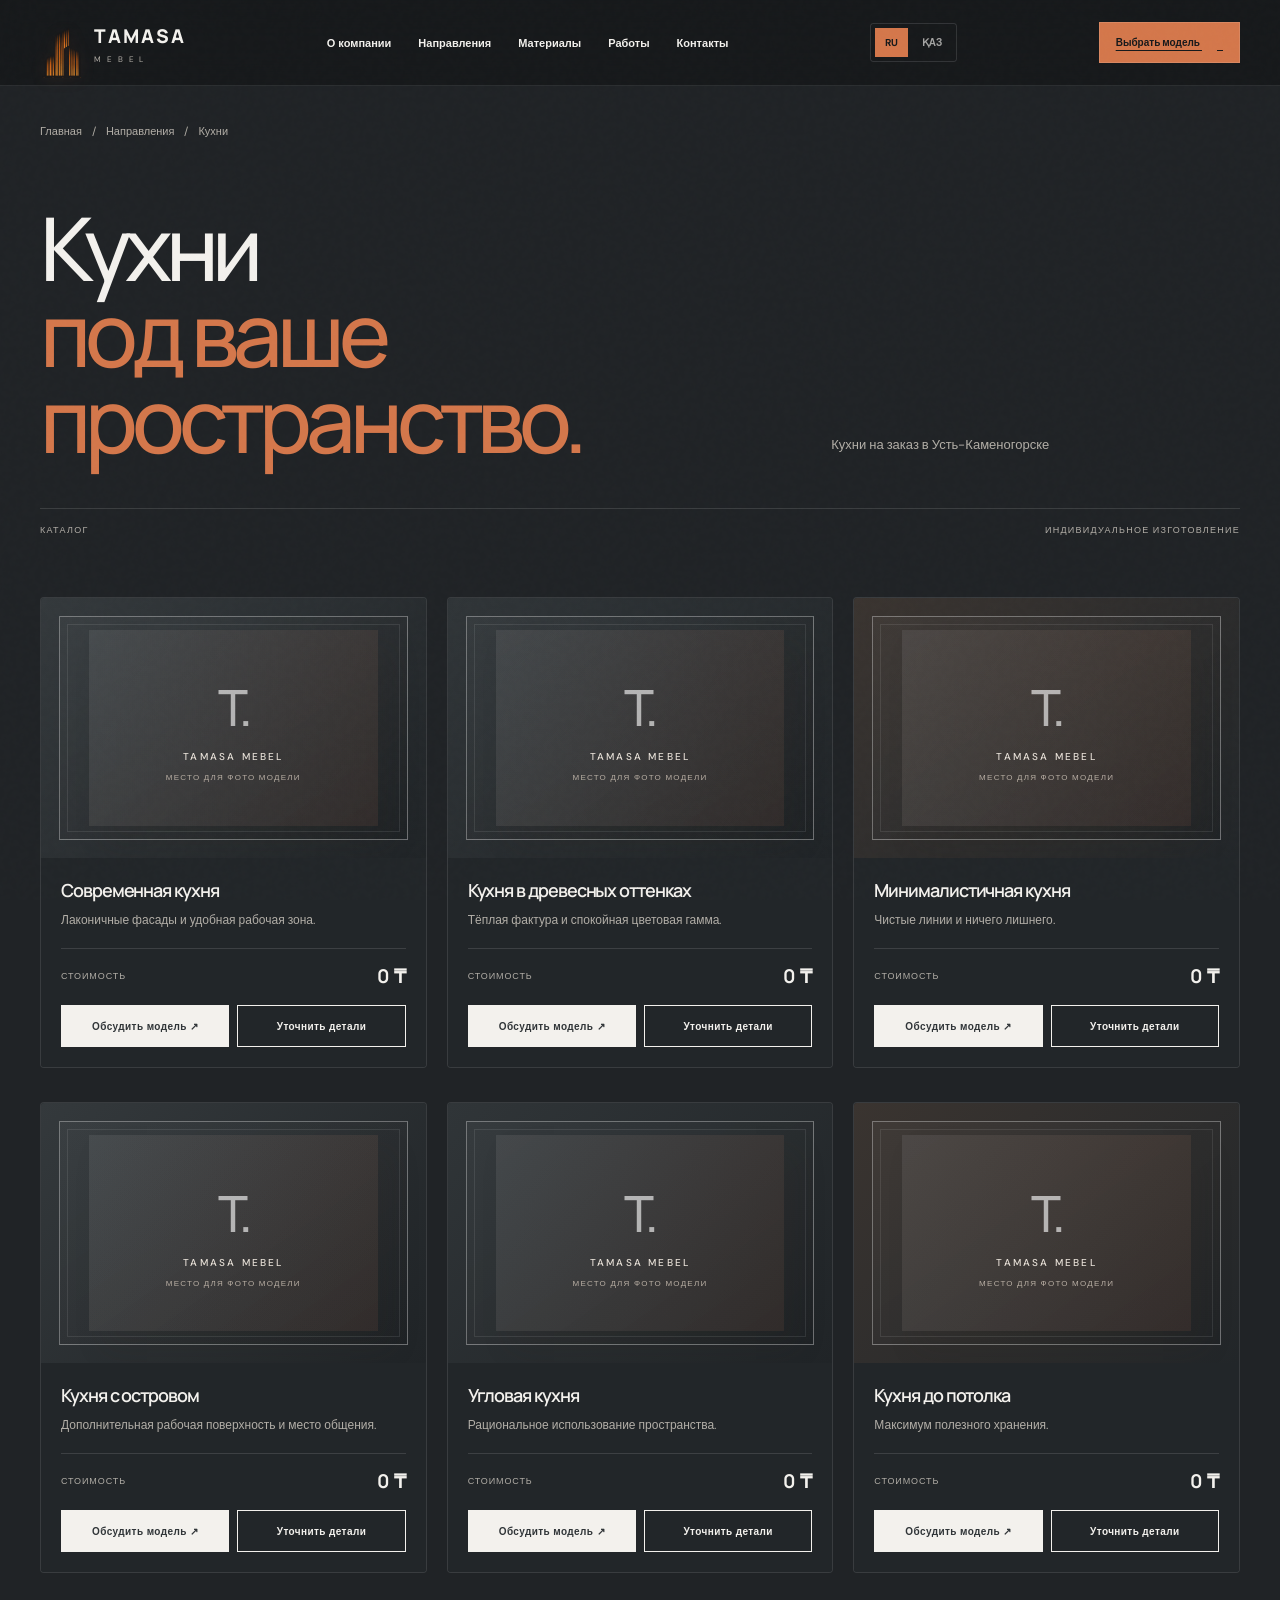
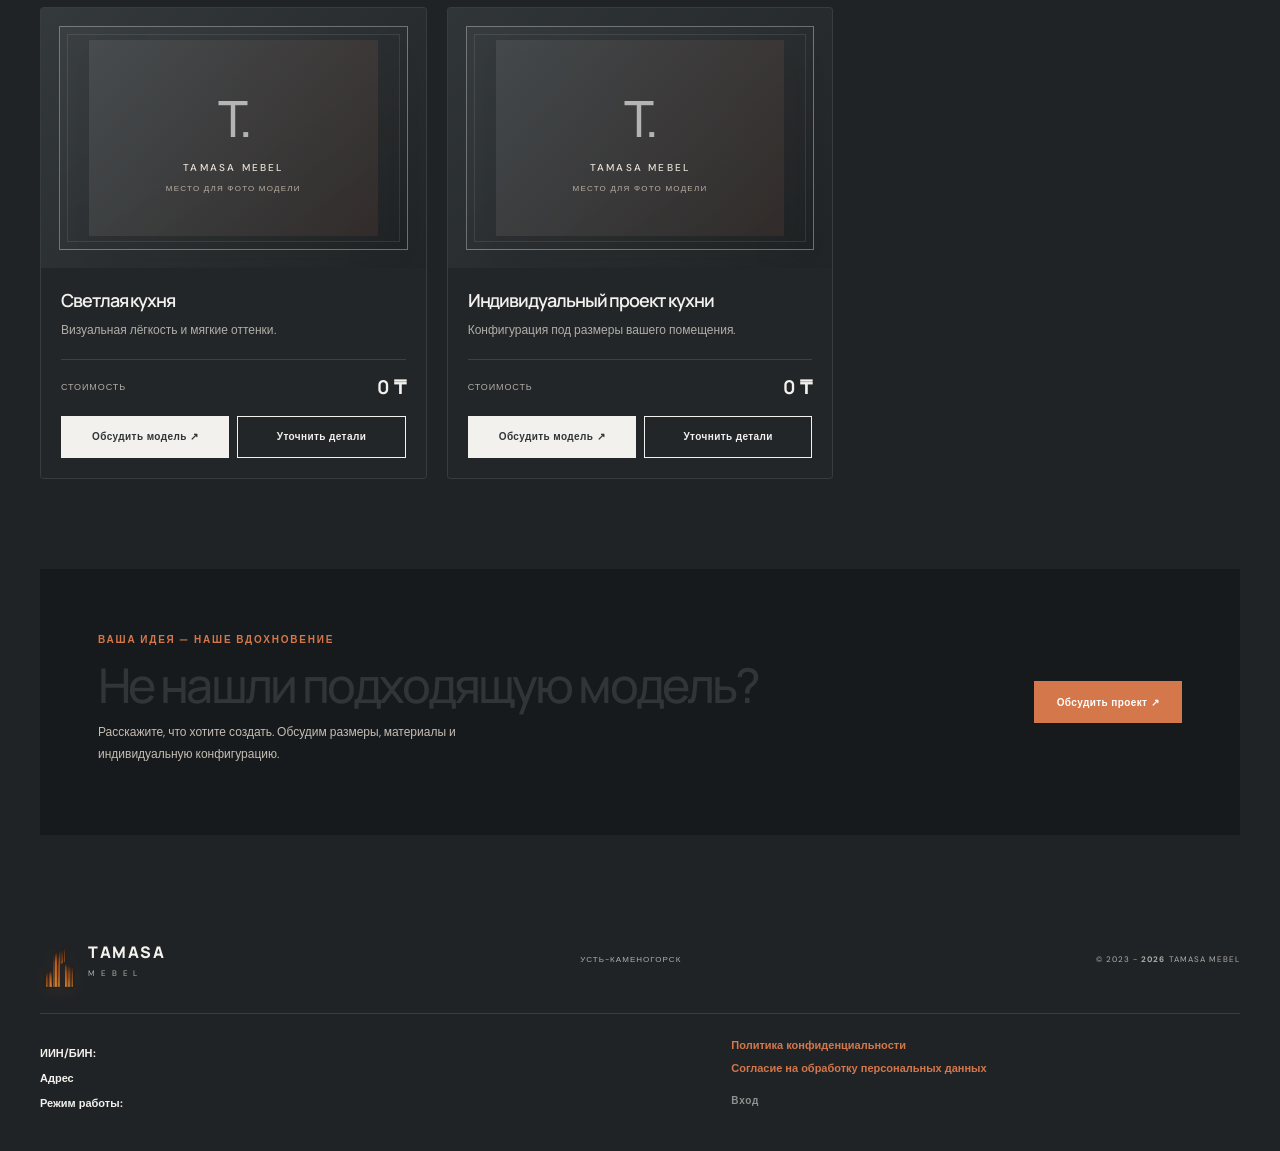
<file: catalog/kukhni/index.html>
<!doctype html>
<html lang="ru">
<head>
  <meta charset="utf-8">
  <meta name="viewport" content="width=device-width, initial-scale=1">
  <meta name="theme-color" content="#17191B">
  <meta name="description" content="Создаём кухни под размеры помещения, привычки и задачи семьи. Подберите направление, а комплектацию и точную стоимость обсудим индивидуально.">
  <meta property="og:type" content="website">
  <meta property="og:title" content="Кухни на заказ в Усть-Каменогорске | TAMASA MEBEL">
  <meta property="og:description" content="Создаём кухни под размеры помещения, привычки и задачи семьи. Подберите направление, а комплектацию и точную стоимость обсудим индивидуально.">
  <title>Кухни на заказ в Усть-Каменогорске | TAMASA MEBEL</title>
  <link rel="preconnect" href="https://fonts.googleapis.com">
  <link rel="preconnect" href="https://fonts.gstatic.com" crossorigin>
  <link href="https://fonts.googleapis.com/css2?family=DM+Sans:wght@400;500;600;700&family=Manrope:wght@400;500;600;700;800&display=swap" rel="stylesheet">
  <link rel="stylesheet" href="../../style.css">
  <link rel="stylesheet" href="../catalog.css">
  <link rel="stylesheet" href="../../editor.css">
</head>
<body class="catalog-page">
  <div class="grain" aria-hidden="true"></div>
  <header class="header" id="top">
    <a class="brand" href="../../index.html" aria-label="TAMASA MEBEL"><span class="brand-logo"><img src="../../assets/tamasa-mark.png" alt="Логотип TAMASA MEBEL" onerror="this.style.display='none';this.nextElementSibling.hidden=false"><span class="brand-fallback" hidden>T</span></span><span class="brand-name"><b>TAMASA</b><small>M E B E L</small></span></a>
    <nav class="nav" id="siteNav" aria-label="Основная навигация">
      <a href="../../index.html#about">О компании</a><a href="../../index.html#services">Направления</a><a href="../../index.html#materials">Материалы</a><a href="../../index.html#projects">Работы</a><a href="../../index.html#contacts">Контакты</a>
    </nav>
    <div class="language-switch" role="group" aria-label="Тіл"><button type="button" data-language="ru" class="active" aria-pressed="true">RU</button><button type="button" data-language="kk" aria-pressed="false">ҚАЗ</button></div><a class="header-action" href="#каталог">Выбрать модель <span>↗</span></a>
    <button class="menu-button" id="menuButton" type="button" aria-label="Открыть меню" aria-expanded="false"><i></i><i></i></button>
  </header>
  <main>
    <section class="catalog-hero wrap">
      <div class="catalog-crumb"><a href="../../index.html">Главная</a><span>/</span><a href="../../index.html#services">Направления</a><span>/</span><span>Кухни</span></div>
      <div class="catalog-heading"><div><span class="catalog-kicker"></span><h1>Кухни<br><em>под ваше пространство.</em></h1></div><p>Кухни на заказ в Усть-Каменогорске</p></div>
      <div class="catalog-meta"><span>КАТАЛОГ</span><span>ИНДИВИДУАЛЬНОЕ ИЗГОТОВЛЕНИЕ</span></div>
    </section>
    <section class="wrap" id="каталог">
      <div class="catalog-grid">
        <article class="catalog-item">
  <div class="catalog-visual" aria-label="Иллюстрация модели Современная кухня"><div class="catalog-placeholder-frame"><span class="catalog-placeholder-mark">T.</span><b>TAMASA MEBEL</b><small>МЕСТО ДЛЯ ФОТО МОДЕЛИ</small></div></div>
  <div class="catalog-info"><h2>Современная кухня</h2><p>Лаконичные фасады и удобная рабочая зона.</p>
    <div class="catalog-price-row"><span class="catalog-price-label">Стоимость</span><strong class="catalog-price">0 ₸</strong></div>
    <div class="catalog-actions"><button class="catalog-button" type="button" data-заявка data-название="Современная кухня">Обсудить модель ↗</button><button class="catalog-button secondary" type="button" data-details>Уточнить детали</button></div>
  </div>
</article><article class="catalog-item">
  <div class="catalog-visual" aria-label="Иллюстрация модели Кухня в древесных оттенках"><div class="catalog-placeholder-frame"><span class="catalog-placeholder-mark">T.</span><b>TAMASA MEBEL</b><small>МЕСТО ДЛЯ ФОТО МОДЕЛИ</small></div></div>
  <div class="catalog-info"><h2>Кухня в древесных оттенках</h2><p>Тёплая фактура и спокойная цветовая гамма.</p>
    <div class="catalog-price-row"><span class="catalog-price-label">Стоимость</span><strong class="catalog-price">0 ₸</strong></div>
    <div class="catalog-actions"><button class="catalog-button" type="button" data-заявка data-название="Кухня в древесных оттенках">Обсудить модель ↗</button><button class="catalog-button secondary" type="button" data-details>Уточнить детали</button></div>
  </div>
</article><article class="catalog-item">
  <div class="catalog-visual" aria-label="Иллюстрация модели Минималистичная кухня"><div class="catalog-placeholder-frame"><span class="catalog-placeholder-mark">T.</span><b>TAMASA MEBEL</b><small>МЕСТО ДЛЯ ФОТО МОДЕЛИ</small></div></div>
  <div class="catalog-info"><h2>Минималистичная кухня</h2><p>Чистые линии и ничего лишнего.</p>
    <div class="catalog-price-row"><span class="catalog-price-label">Стоимость</span><strong class="catalog-price">0 ₸</strong></div>
    <div class="catalog-actions"><button class="catalog-button" type="button" data-заявка data-название="Минималистичная кухня">Обсудить модель ↗</button><button class="catalog-button secondary" type="button" data-details>Уточнить детали</button></div>
  </div>
</article><article class="catalog-item">
  <div class="catalog-visual" aria-label="Иллюстрация модели Кухня с островом"><div class="catalog-placeholder-frame"><span class="catalog-placeholder-mark">T.</span><b>TAMASA MEBEL</b><small>МЕСТО ДЛЯ ФОТО МОДЕЛИ</small></div></div>
  <div class="catalog-info"><h2>Кухня с островом</h2><p>Дополнительная рабочая поверхность и место общения.</p>
    <div class="catalog-price-row"><span class="catalog-price-label">Стоимость</span><strong class="catalog-price">0 ₸</strong></div>
    <div class="catalog-actions"><button class="catalog-button" type="button" data-заявка data-название="Кухня с островом">Обсудить модель ↗</button><button class="catalog-button secondary" type="button" data-details>Уточнить детали</button></div>
  </div>
</article><article class="catalog-item">
  <div class="catalog-visual" aria-label="Иллюстрация модели Угловая кухня"><div class="catalog-placeholder-frame"><span class="catalog-placeholder-mark">T.</span><b>TAMASA MEBEL</b><small>МЕСТО ДЛЯ ФОТО МОДЕЛИ</small></div></div>
  <div class="catalog-info"><h2>Угловая кухня</h2><p>Рациональное использование пространства.</p>
    <div class="catalog-price-row"><span class="catalog-price-label">Стоимость</span><strong class="catalog-price">0 ₸</strong></div>
    <div class="catalog-actions"><button class="catalog-button" type="button" data-заявка data-название="Угловая кухня">Обсудить модель ↗</button><button class="catalog-button secondary" type="button" data-details>Уточнить детали</button></div>
  </div>
</article><article class="catalog-item">
  <div class="catalog-visual" aria-label="Иллюстрация модели Кухня до потолка"><div class="catalog-placeholder-frame"><span class="catalog-placeholder-mark">T.</span><b>TAMASA MEBEL</b><small>МЕСТО ДЛЯ ФОТО МОДЕЛИ</small></div></div>
  <div class="catalog-info"><h2>Кухня до потолка</h2><p>Максимум полезного хранения.</p>
    <div class="catalog-price-row"><span class="catalog-price-label">Стоимость</span><strong class="catalog-price">0 ₸</strong></div>
    <div class="catalog-actions"><button class="catalog-button" type="button" data-заявка data-название="Кухня до потолка">Обсудить модель ↗</button><button class="catalog-button secondary" type="button" data-details>Уточнить детали</button></div>
  </div>
</article><article class="catalog-item">
  <div class="catalog-visual" aria-label="Иллюстрация модели Светлая кухня"><div class="catalog-placeholder-frame"><span class="catalog-placeholder-mark">T.</span><b>TAMASA MEBEL</b><small>МЕСТО ДЛЯ ФОТО МОДЕЛИ</small></div></div>
  <div class="catalog-info"><h2>Светлая кухня</h2><p>Визуальная лёгкость и мягкие оттенки.</p>
    <div class="catalog-price-row"><span class="catalog-price-label">Стоимость</span><strong class="catalog-price">0 ₸</strong></div>
    <div class="catalog-actions"><button class="catalog-button" type="button" data-заявка data-название="Светлая кухня">Обсудить модель ↗</button><button class="catalog-button secondary" type="button" data-details>Уточнить детали</button></div>
  </div>
</article><article class="catalog-item">
  <div class="catalog-visual" aria-label="Иллюстрация модели Индивидуальный проект кухни"><div class="catalog-placeholder-frame"><span class="catalog-placeholder-mark">T.</span><b>TAMASA MEBEL</b><small>МЕСТО ДЛЯ ФОТО МОДЕЛИ</small></div></div>
  <div class="catalog-info"><h2>Индивидуальный проект кухни</h2><p>Конфигурация под размеры вашего помещения.</p>
    <div class="catalog-price-row"><span class="catalog-price-label">Стоимость</span><strong class="catalog-price">0 ₸</strong></div>
    <div class="catalog-actions"><button class="catalog-button" type="button" data-заявка data-название="Индивидуальный проект кухни">Обсудить модель ↗</button><button class="catalog-button secondary" type="button" data-details>Уточнить детали</button></div>
  </div>
</article>
      </div>
    </section>
    <section class="catalog-cta wrap" id="обсудить">
      <div><span class="catalog-kicker">ВАША ИДЕЯ — НАШЕ ВДОХНОВЕНИЕ</span><h2>Не нашли подходящую модель?</h2><p>Расскажите, что хотите создать. Обсудим размеры, материалы и индивидуальную конфигурацию.</p></div>
      <button class="catalog-button" type="button" data-заявка data-название="Индивидуальный проект">Обсудить проект ↗</button>
    </section>
  </main>
  <footer class="site-footer"><div class="footer wrap"><a class="brand" href="../../index.html"><span class="brand-logo"><img src="../../assets/tamasa-mark.png" alt="Логотип TAMASA MEBEL" onerror="this.style.display='none';this.nextElementSibling.hidden=false"><span class="brand-fallback" hidden>T</span></span><span class="brand-name"><b>TAMASA</b><small>M E B E L</small></span></a><span>УСТЬ-КАМЕНОГОРСК</span><span>© 2023 - <b data-год></b> TAMASA MEBEL</span></div><div class="footer-legal wrap">
          <div><b></p><p>ИИН/БИН: <strong></strong></p><p> Адрес </p><p>Режим работы: </p><p></div>
            <div class="footer-legal-links"><a href="../../privacy-policy.html">Политика конфиденциальности</a><a href="../../privacy-policy.html#consent">Согласие на обработку персональных данных</a><a class="admin-login-link" href="../../login.php">Вход</a><span></span></div></div></footer>
  <script src="../../i18n.js" defer></script>
  <script src="../../editor.js" defer></script>
  <script src="../catalog.js" defer></script>
</body>
</html>
</file>
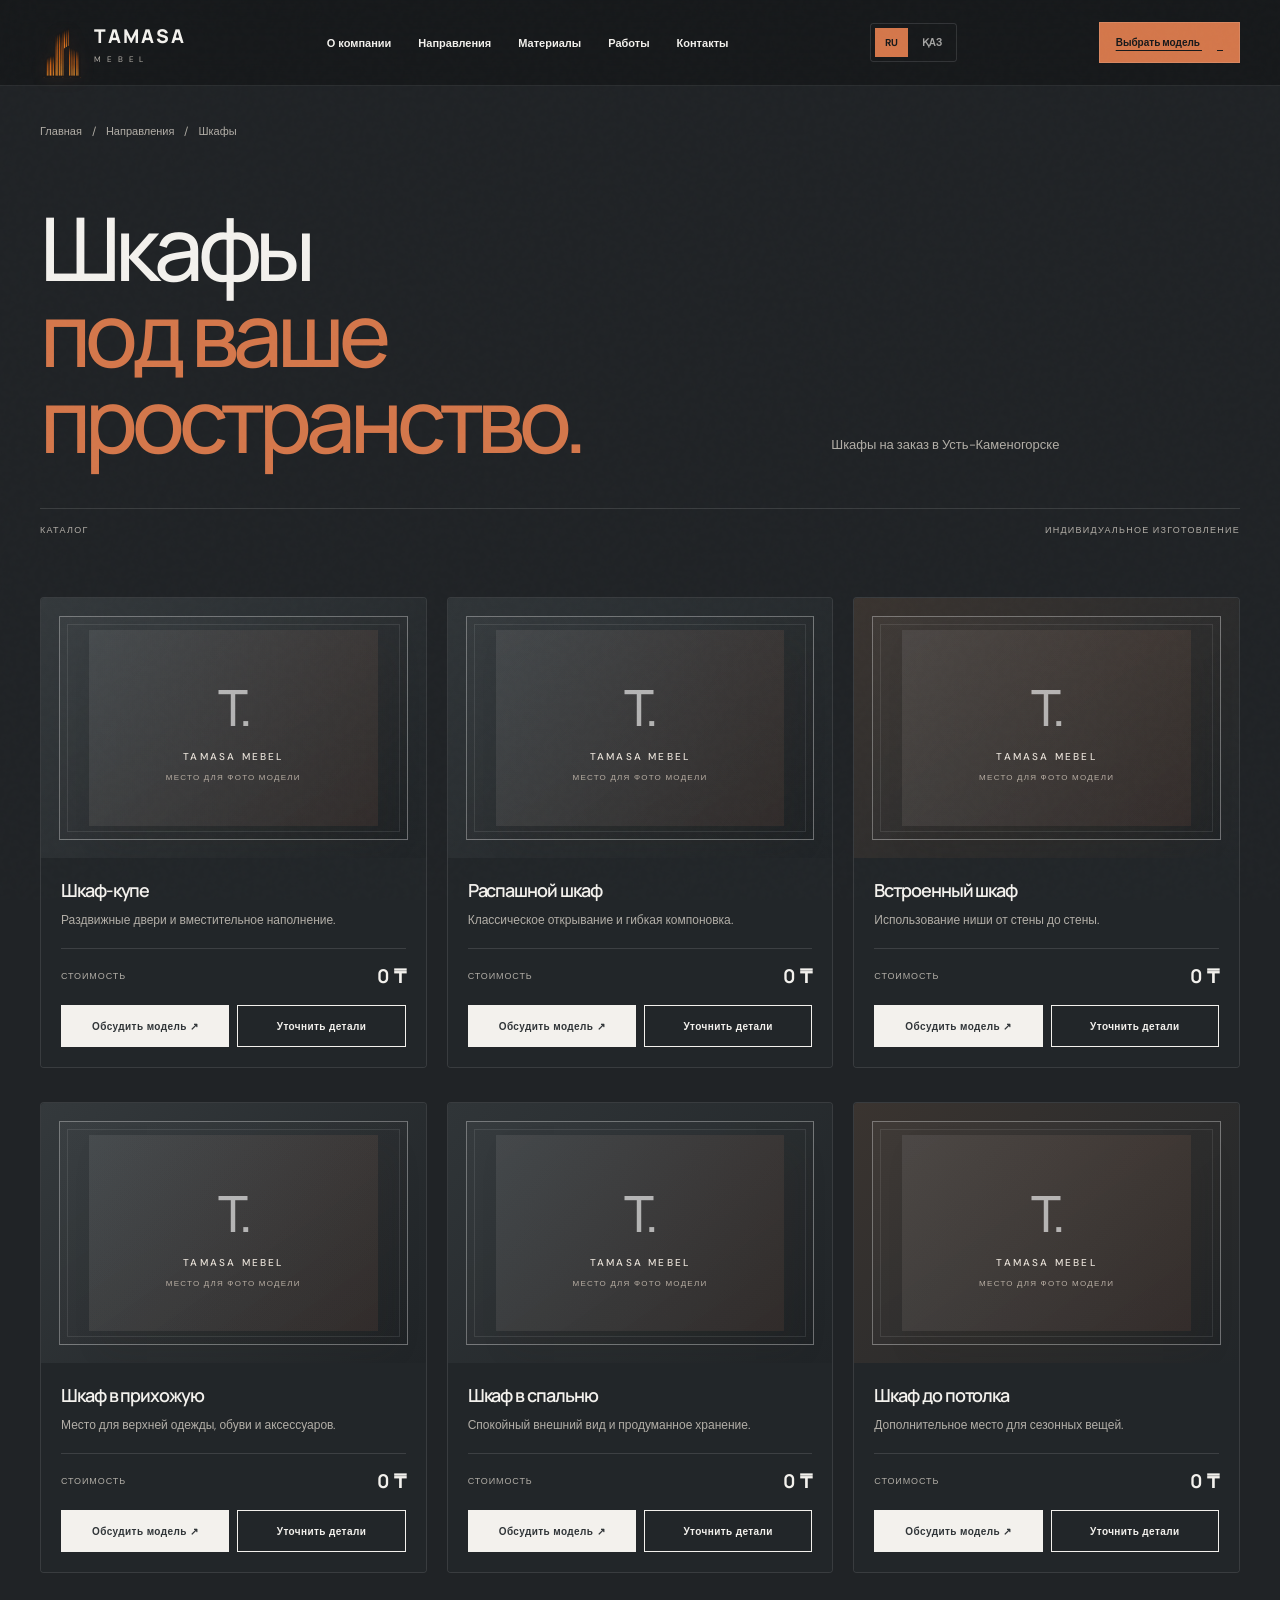
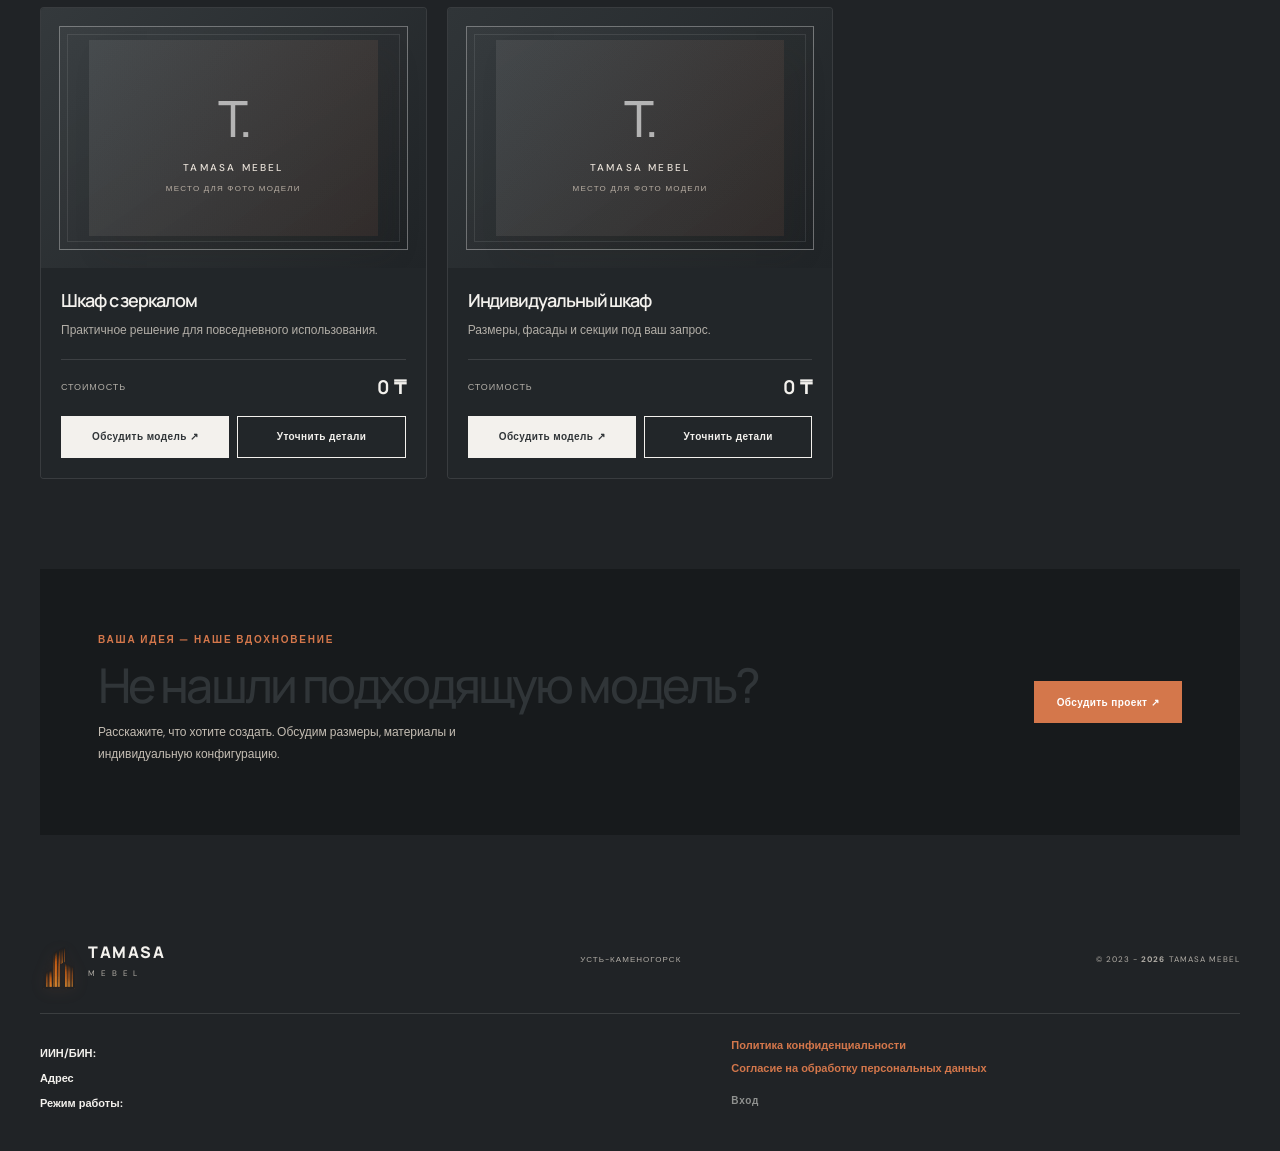
<file: catalog/shkafy/index.html>
<!doctype html>
<html lang="ru">
<head>
  <meta charset="utf-8">
  <meta name="viewport" content="width=device-width, initial-scale=1">
  <meta name="theme-color" content="#17191B">
  <meta name="description" content="Продумываем системы хранения для спальни, прихожей и гостиной. Выберите вариант фасадов и внутреннего наполнения для обсуждения проекта.">
  <meta property="og:type" content="website">
  <meta property="og:title" content="Шкафы на заказ в Усть-Каменогорске | TAMASA MEBEL">
  <meta property="og:description" content="Продумываем системы хранения для спальни, прихожей и гостиной. Выберите вариант фасадов и внутреннего наполнения для обсуждения проекта.">
  <title>Шкафы на заказ в Усть-Каменогорске | TAMASA MEBEL</title>
  <link rel="preconnect" href="https://fonts.googleapis.com">
  <link rel="preconnect" href="https://fonts.gstatic.com" crossorigin>
  <link href="https://fonts.googleapis.com/css2?family=DM+Sans:wght@400;500;600;700&family=Manrope:wght@400;500;600;700;800&display=swap" rel="stylesheet">
  <link rel="stylesheet" href="../../style.css">
  <link rel="stylesheet" href="../catalog.css">
  <link rel="stylesheet" href="../../editor.css">
</head>
<body class="catalog-page">
  <div class="grain" aria-hidden="true"></div>
  <header class="header" id="top">
    <a class="brand" href="../../index.html" aria-label="TAMASA MEBEL"><span class="brand-logo"><img src="../../assets/tamasa-mark.png" alt="Логотип TAMASA MEBEL" onerror="this.style.display='none';this.nextElementSibling.hidden=false"><span class="brand-fallback" hidden>T</span></span><span class="brand-name"><b>TAMASA</b><small>M E B E L</small></span></a>
    <nav class="nav" id="siteNav" aria-label="Основная навигация">
      <a href="../../index.html#about">О компании</a><a href="../../index.html#services">Направления</a><a href="../../index.html#materials">Материалы</a><a href="../../index.html#projects">Работы</a><a href="../../index.html#contacts">Контакты</a>
    </nav>
    <div class="language-switch" role="group" aria-label="Тіл"><button type="button" data-language="ru" class="active" aria-pressed="true">RU</button><button type="button" data-language="kk" aria-pressed="false">ҚАЗ</button></div><a class="header-action" href="#каталог">Выбрать модель <span>↗</span></a>
    <button class="menu-button" id="menuButton" type="button" aria-label="Открыть меню" aria-expanded="false"><i></i><i></i></button>
  </header>
  <main>
    <section class="catalog-hero wrap">
      <div class="catalog-crumb"><a href="../../index.html">Главная</a><span>/</span><a href="../../index.html#services">Направления</a><span>/</span><span>Шкафы</span></div>
      <div class="catalog-heading"><div><span class="catalog-kicker"></span><h1>Шкафы<br><em>под ваше пространство.</em></h1></div><p>Шкафы на заказ в Усть-Каменогорске</p></div>
      <div class="catalog-meta"><span>КАТАЛОГ</span><span>ИНДИВИДУАЛЬНОЕ ИЗГОТОВЛЕНИЕ</span></div>
    </section>
    <section class="wrap" id="каталог">
      <div class="catalog-grid">
        <article class="catalog-item">
  <div class="catalog-visual" aria-label="Иллюстрация модели Шкаф-купе"><div class="catalog-placeholder-frame"><span class="catalog-placeholder-mark">T.</span><b>TAMASA MEBEL</b><small>МЕСТО ДЛЯ ФОТО МОДЕЛИ</small></div></div>
  <div class="catalog-info"><h2>Шкаф-купе</h2><p>Раздвижные двери и вместительное наполнение.</p>
    <div class="catalog-price-row"><span class="catalog-price-label">Стоимость</span><strong class="catalog-price">0 ₸</strong></div>
    <div class="catalog-actions"><button class="catalog-button" type="button" data-заявка data-название="Шкаф-купе">Обсудить модель ↗</button><button class="catalog-button secondary" type="button" data-details>Уточнить детали</button></div>
  </div>
</article><article class="catalog-item">
  <div class="catalog-visual" aria-label="Иллюстрация модели Распашной шкаф"><div class="catalog-placeholder-frame"><span class="catalog-placeholder-mark">T.</span><b>TAMASA MEBEL</b><small>МЕСТО ДЛЯ ФОТО МОДЕЛИ</small></div></div>
  <div class="catalog-info"><h2>Распашной шкаф</h2><p>Классическое открывание и гибкая компоновка.</p>
    <div class="catalog-price-row"><span class="catalog-price-label">Стоимость</span><strong class="catalog-price">0 ₸</strong></div>
    <div class="catalog-actions"><button class="catalog-button" type="button" data-заявка data-название="Распашной шкаф">Обсудить модель ↗</button><button class="catalog-button secondary" type="button" data-details>Уточнить детали</button></div>
  </div>
</article><article class="catalog-item">
  <div class="catalog-visual" aria-label="Иллюстрация модели Встроенный шкаф"><div class="catalog-placeholder-frame"><span class="catalog-placeholder-mark">T.</span><b>TAMASA MEBEL</b><small>МЕСТО ДЛЯ ФОТО МОДЕЛИ</small></div></div>
  <div class="catalog-info"><h2>Встроенный шкаф</h2><p>Использование ниши от стены до стены.</p>
    <div class="catalog-price-row"><span class="catalog-price-label">Стоимость</span><strong class="catalog-price">0 ₸</strong></div>
    <div class="catalog-actions"><button class="catalog-button" type="button" data-заявка data-название="Встроенный шкаф">Обсудить модель ↗</button><button class="catalog-button secondary" type="button" data-details>Уточнить детали</button></div>
  </div>
</article><article class="catalog-item">
  <div class="catalog-visual" aria-label="Иллюстрация модели Шкаф в прихожую"><div class="catalog-placeholder-frame"><span class="catalog-placeholder-mark">T.</span><b>TAMASA MEBEL</b><small>МЕСТО ДЛЯ ФОТО МОДЕЛИ</small></div></div>
  <div class="catalog-info"><h2>Шкаф в прихожую</h2><p>Место для верхней одежды, обуви и аксессуаров.</p>
    <div class="catalog-price-row"><span class="catalog-price-label">Стоимость</span><strong class="catalog-price">0 ₸</strong></div>
    <div class="catalog-actions"><button class="catalog-button" type="button" data-заявка data-название="Шкаф в прихожую">Обсудить модель ↗</button><button class="catalog-button secondary" type="button" data-details>Уточнить детали</button></div>
  </div>
</article><article class="catalog-item">
  <div class="catalog-visual" aria-label="Иллюстрация модели Шкаф в спальню"><div class="catalog-placeholder-frame"><span class="catalog-placeholder-mark">T.</span><b>TAMASA MEBEL</b><small>МЕСТО ДЛЯ ФОТО МОДЕЛИ</small></div></div>
  <div class="catalog-info"><h2>Шкаф в спальню</h2><p>Спокойный внешний вид и продуманное хранение.</p>
    <div class="catalog-price-row"><span class="catalog-price-label">Стоимость</span><strong class="catalog-price">0 ₸</strong></div>
    <div class="catalog-actions"><button class="catalog-button" type="button" data-заявка data-название="Шкаф в спальню">Обсудить модель ↗</button><button class="catalog-button secondary" type="button" data-details>Уточнить детали</button></div>
  </div>
</article><article class="catalog-item">
  <div class="catalog-visual" aria-label="Иллюстрация модели Шкаф до потолка"><div class="catalog-placeholder-frame"><span class="catalog-placeholder-mark">T.</span><b>TAMASA MEBEL</b><small>МЕСТО ДЛЯ ФОТО МОДЕЛИ</small></div></div>
  <div class="catalog-info"><h2>Шкаф до потолка</h2><p>Дополнительное место для сезонных вещей.</p>
    <div class="catalog-price-row"><span class="catalog-price-label">Стоимость</span><strong class="catalog-price">0 ₸</strong></div>
    <div class="catalog-actions"><button class="catalog-button" type="button" data-заявка data-название="Шкаф до потолка">Обсудить модель ↗</button><button class="catalog-button secondary" type="button" data-details>Уточнить детали</button></div>
  </div>
</article><article class="catalog-item">
  <div class="catalog-visual" aria-label="Иллюстрация модели Шкаф с зеркалом"><div class="catalog-placeholder-frame"><span class="catalog-placeholder-mark">T.</span><b>TAMASA MEBEL</b><small>МЕСТО ДЛЯ ФОТО МОДЕЛИ</small></div></div>
  <div class="catalog-info"><h2>Шкаф с зеркалом</h2><p>Практичное решение для повседневного использования.</p>
    <div class="catalog-price-row"><span class="catalog-price-label">Стоимость</span><strong class="catalog-price">0 ₸</strong></div>
    <div class="catalog-actions"><button class="catalog-button" type="button" data-заявка data-название="Шкаф с зеркалом">Обсудить модель ↗</button><button class="catalog-button secondary" type="button" data-details>Уточнить детали</button></div>
  </div>
</article><article class="catalog-item">
  <div class="catalog-visual" aria-label="Иллюстрация модели Индивидуальный шкаф"><div class="catalog-placeholder-frame"><span class="catalog-placeholder-mark">T.</span><b>TAMASA MEBEL</b><small>МЕСТО ДЛЯ ФОТО МОДЕЛИ</small></div></div>
  <div class="catalog-info"><h2>Индивидуальный шкаф</h2><p>Размеры, фасады и секции под ваш запрос.</p>
    <div class="catalog-price-row"><span class="catalog-price-label">Стоимость</span><strong class="catalog-price">0 ₸</strong></div>
    <div class="catalog-actions"><button class="catalog-button" type="button" data-заявка data-название="Индивидуальный шкаф">Обсудить модель ↗</button><button class="catalog-button secondary" type="button" data-details>Уточнить детали</button></div>
  </div>
</article>
      </div>
    </section>
    <section class="catalog-cta wrap" id="обсудить">
      <div><span class="catalog-kicker">ВАША ИДЕЯ — НАШЕ ВДОХНОВЕНИЕ</span><h2>Не нашли подходящую модель?</h2><p>Расскажите, что хотите создать. Обсудим размеры, материалы и индивидуальную конфигурацию.</p></div>
      <button class="catalog-button" type="button" data-заявка data-название="Индивидуальный проект">Обсудить проект ↗</button>
    </section>
  </main>
  <footer class="site-footer"><div class="footer wrap"><a class="brand" href="../../index.html"><span class="brand-logo"><img src="../../assets/tamasa-mark.png" alt="Логотип TAMASA MEBEL" onerror="this.style.display='none';this.nextElementSibling.hidden=false"><span class="brand-fallback" hidden>T</span></span>
    <span class="brand-name"><b>TAMASA</b><small>M E B E L</small></span></a><span>УСТЬ-КАМЕНОГОРСК</span><span>© 2023 - <b data-год></b> TAMASA MEBEL</span></div><div class="footer-legal wrap">
          <div><b></p><p>ИИН/БИН: <strong></strong></p><p> Адрес </p><p>Режим работы: </p><p></div>
            <div class="footer-legal-links"><a href="../../privacy-policy.html">Политика конфиденциальности</a><a href="../../privacy-policy.html#consent">Согласие на обработку персональных данных</a><a class="admin-login-link" href="../../login.php">Вход</a><span></span></div></div></footer>
  <script src="../../i18n.js" defer></script>
  <script src="../../editor.js" defer></script>
  <script src="../catalog.js" defer></script>
</body>
</html>
</file>
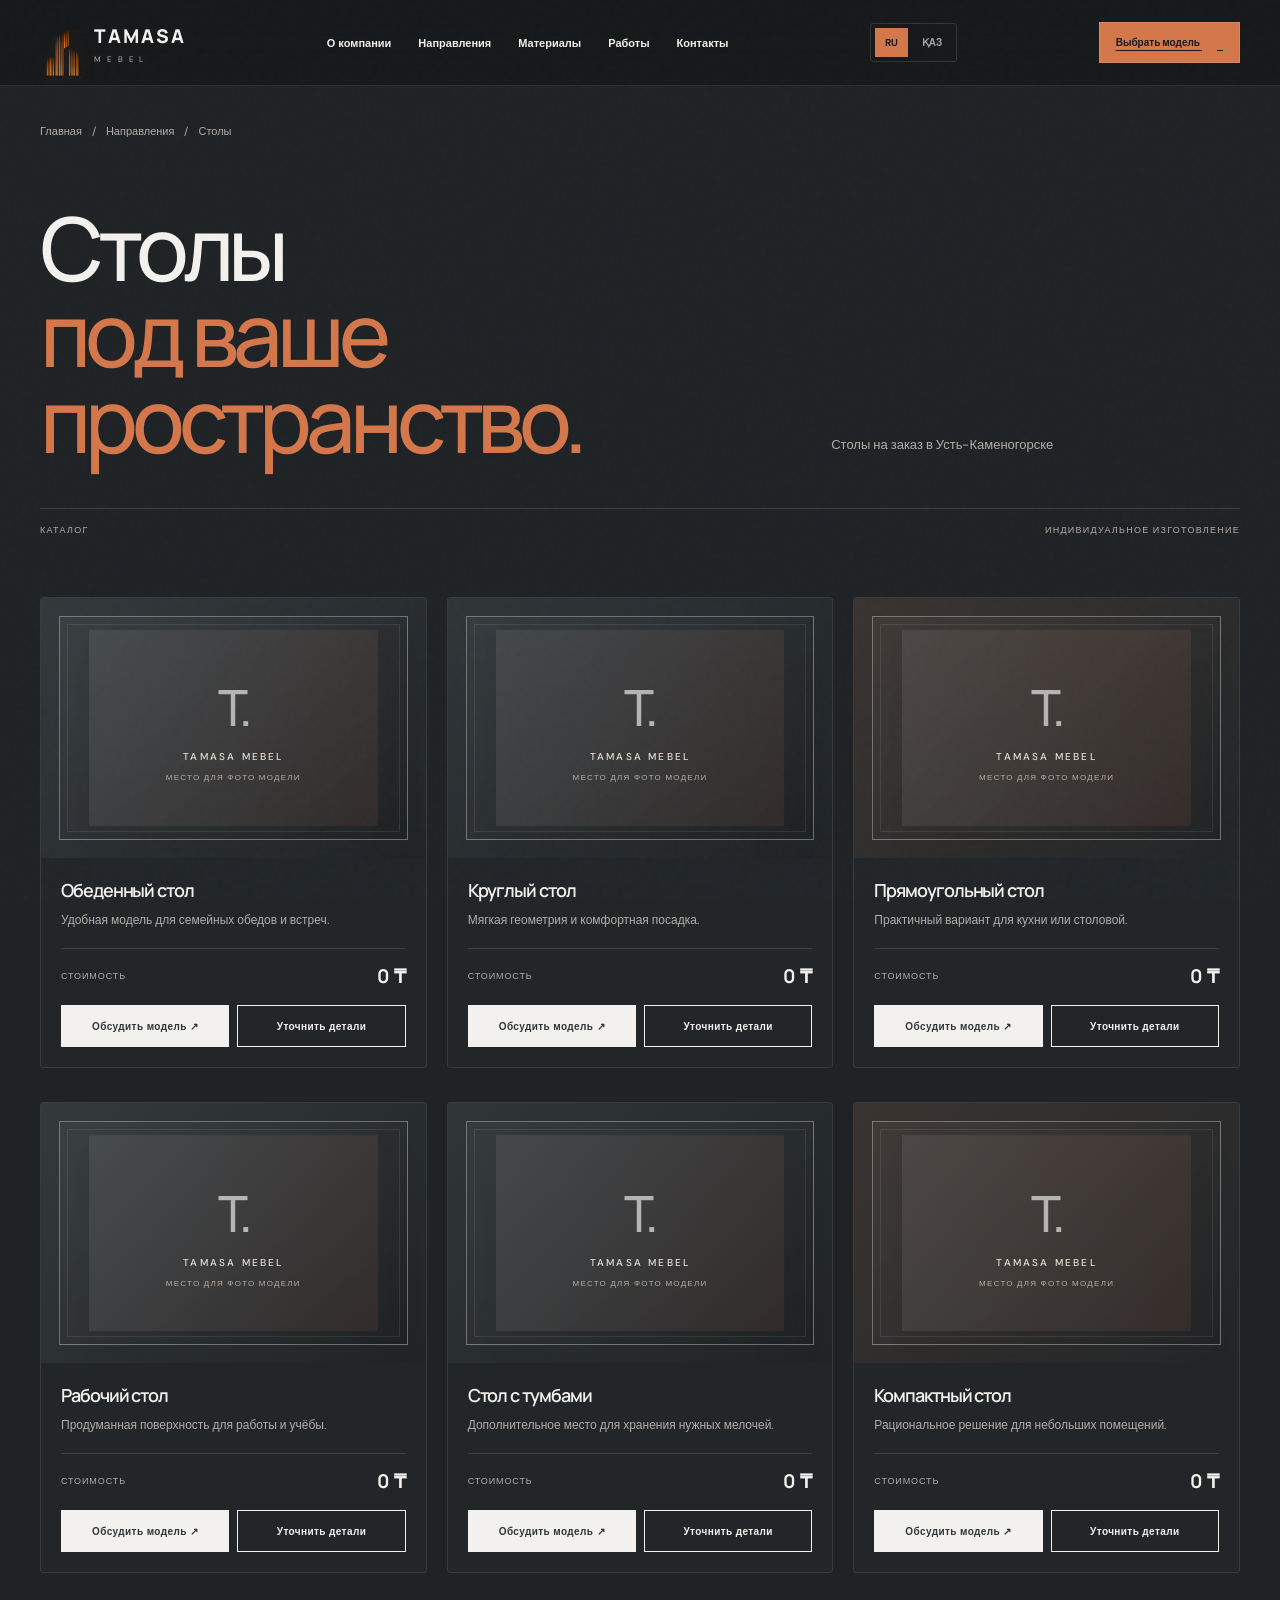
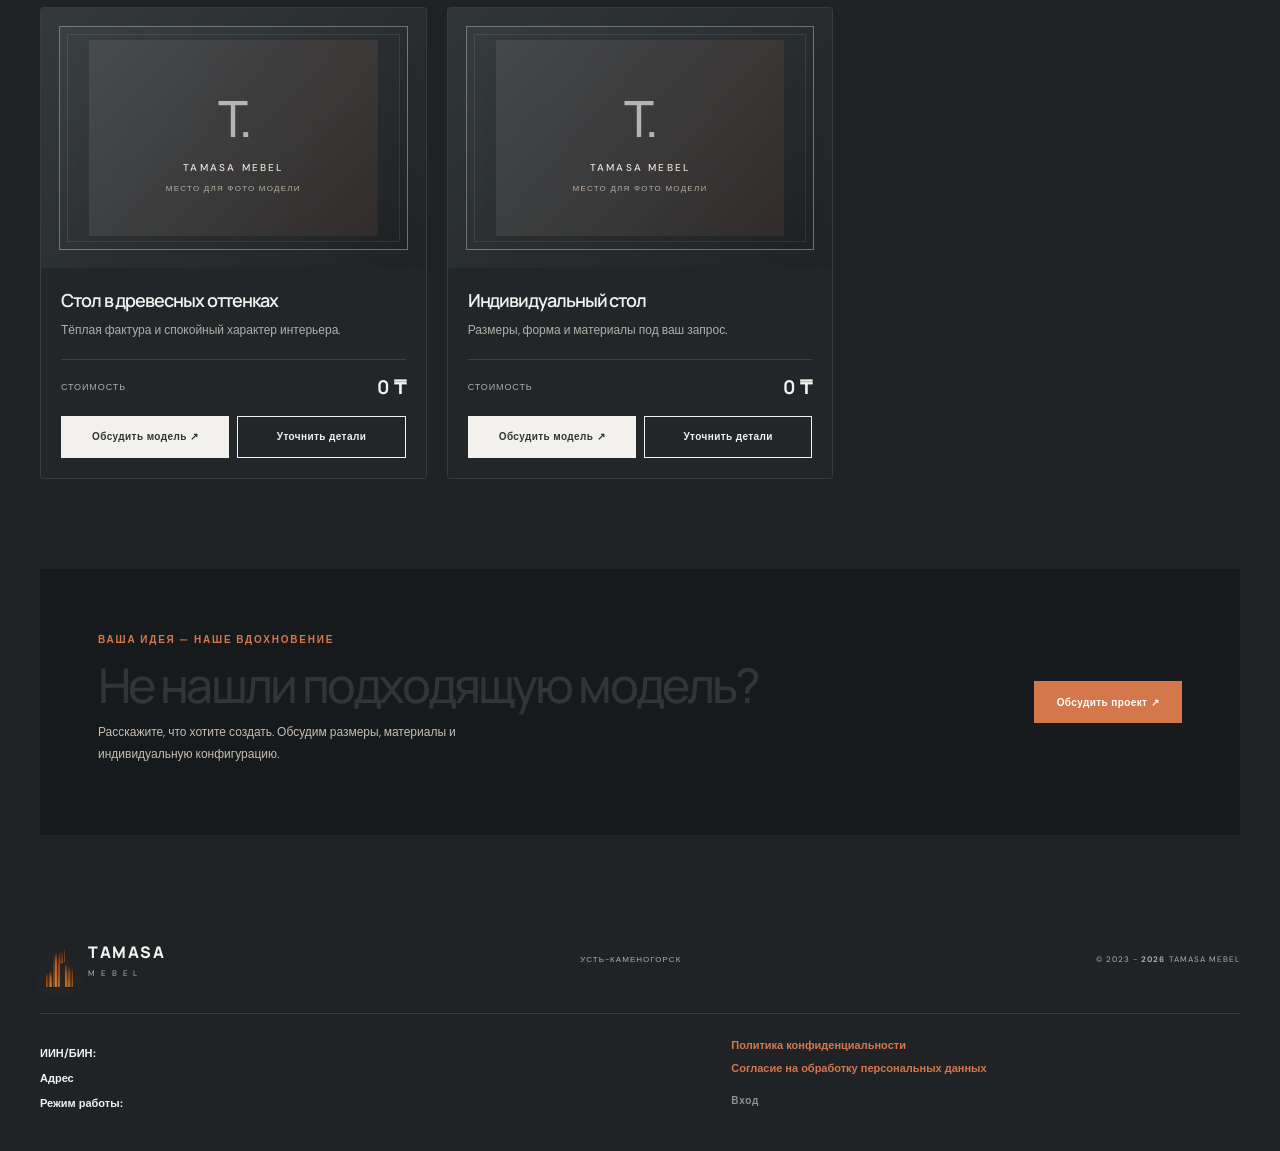
<file: catalog/stoly/index.html>
<!doctype html>
<html lang="ru">
<head>
  <meta charset="utf-8">
  <meta name="viewport" content="width=device-width, initial-scale=1">
  <meta name="theme-color" content="#17191B">
  <meta name="description" content="Изготавливаем столы на заказ в Усть-Каменогорске: обеденные, рабочие и компактные модели. Подберите направление, а размеры и материалы обсудим индивидуально.">
  <meta property="og:type" content="website">
  <meta property="og:title" content="Столы на заказ в Усть-Каменогорске | TAMASA MEBEL">
  <meta property="og:description" content="Изготавливаем столы на заказ в Усть-Каменогорске: обеденные, рабочие и компактные модели. Подберите направление, а размеры и материалы обсудим индивидуально.">
  <title>Столы на заказ в Усть-Каменогорске | TAMASA MEBEL</title>
  <link rel="preconnect" href="https://fonts.googleapis.com">
  <link rel="preconnect" href="https://fonts.gstatic.com" crossorigin>
  <link href="https://fonts.googleapis.com/css2?family=DM+Sans:wght@400;500;600;700&family=Manrope:wght@400;500;600;700;800&display=swap" rel="stylesheet">
  <link rel="stylesheet" href="../../style.css">
  <link rel="stylesheet" href="../catalog.css">
  <link rel="stylesheet" href="../../editor.css">
</head>
<body class="catalog-page">
  <div class="grain" aria-hidden="true"></div>
  <header class="header" id="top">
    <a class="brand" href="../../index.html" aria-label="TAMASA MEBEL"><span class="brand-logo"><img src="../../assets/tamasa-mark.png" alt="Логотип TAMASA MEBEL" onerror="this.style.display='none';this.nextElementSibling.hidden=false"><span class="brand-fallback" hidden>T</span></span><span class="brand-name"><b>TAMASA</b><small>M E B E L</small></span></a>
    <nav class="nav" id="siteNav" aria-label="Основная навигация">
      <a href="../../index.html#about">О компании</a><a href="../../index.html#services">Направления</a><a href="../../index.html#materials">Материалы</a><a href="../../index.html#projects">Работы</a><a href="../../index.html#contacts">Контакты</a>
    </nav>
    <div class="language-switch" role="group" aria-label="Тіл"><button type="button" data-language="ru" class="active" aria-pressed="true">RU</button><button type="button" data-language="kk" aria-pressed="false">ҚАЗ</button></div><a class="header-action" href="#каталог">Выбрать модель <span>↗</span></a>
    <button class="menu-button" id="menuButton" type="button" aria-label="Открыть меню" aria-expanded="false"><i></i><i></i></button>
  </header>
  <main>
    <section class="catalog-hero wrap">
      <div class="catalog-crumb"><a href="../../index.html">Главная</a><span>/</span><a href="../../index.html#services">Направления</a><span>/</span><span>Столы</span></div>
      <div class="catalog-heading"><div><span class="catalog-kicker"></span><h1>Столы<br><em>под ваше пространство.</em></h1></div><p>Столы на заказ в Усть-Каменогорске</p></div>
      <div class="catalog-meta"><span>КАТАЛОГ</span><span>ИНДИВИДУАЛЬНОЕ ИЗГОТОВЛЕНИЕ</span></div>
    </section>
    <section class="wrap" id="каталог">
      <div class="catalog-grid">
<article class="catalog-item">
  <div class="catalog-visual" role="img" aria-label="Фирменная заглушка модели Обеденный стол"><div class="catalog-placeholder-frame"><span class="catalog-placeholder-mark">T.</span><b>TAMASA MEBEL</b><small>МЕСТО ДЛЯ ФОТО МОДЕЛИ</small></div></div>
  <div class="catalog-info"><h2>Обеденный стол</h2><p>Удобная модель для семейных обедов и встреч.</p>
    <div class="catalog-price-row"><span class="catalog-price-label">Стоимость</span><strong class="catalog-price">0 ₸</strong></div>
    <div class="catalog-actions"><button class="catalog-button" type="button" data-заявка data-название="Обеденный стол">Обсудить модель ↗</button><button class="catalog-button secondary" type="button" data-details>Уточнить детали</button></div>
  </div>
</article>
<article class="catalog-item">
  <div class="catalog-visual" role="img" aria-label="Фирменная заглушка модели Круглый стол"><div class="catalog-placeholder-frame"><span class="catalog-placeholder-mark">T.</span><b>TAMASA MEBEL</b><small>МЕСТО ДЛЯ ФОТО МОДЕЛИ</small></div></div>
  <div class="catalog-info"><h2>Круглый стол</h2><p>Мягкая геометрия и комфортная посадка.</p>
    <div class="catalog-price-row"><span class="catalog-price-label">Стоимость</span><strong class="catalog-price">0 ₸</strong></div>
    <div class="catalog-actions"><button class="catalog-button" type="button" data-заявка data-название="Круглый стол">Обсудить модель ↗</button><button class="catalog-button secondary" type="button" data-details>Уточнить детали</button></div>
  </div>
</article>
<article class="catalog-item">
  <div class="catalog-visual" role="img" aria-label="Фирменная заглушка модели Прямоугольный стол"><div class="catalog-placeholder-frame"><span class="catalog-placeholder-mark">T.</span><b>TAMASA MEBEL</b><small>МЕСТО ДЛЯ ФОТО МОДЕЛИ</small></div></div>
  <div class="catalog-info"><h2>Прямоугольный стол</h2><p>Практичный вариант для кухни или столовой.</p>
    <div class="catalog-price-row"><span class="catalog-price-label">Стоимость</span><strong class="catalog-price">0 ₸</strong></div>
    <div class="catalog-actions"><button class="catalog-button" type="button" data-заявка data-название="Прямоугольный стол">Обсудить модель ↗</button><button class="catalog-button secondary" type="button" data-details>Уточнить детали</button></div>
  </div>
</article>
<article class="catalog-item">
  <div class="catalog-visual" role="img" aria-label="Фирменная заглушка модели Рабочий стол"><div class="catalog-placeholder-frame"><span class="catalog-placeholder-mark">T.</span><b>TAMASA MEBEL</b><small>МЕСТО ДЛЯ ФОТО МОДЕЛИ</small></div></div>
  <div class="catalog-info"><h2>Рабочий стол</h2><p>Продуманная поверхность для работы и учёбы.</p>
    <div class="catalog-price-row"><span class="catalog-price-label">Стоимость</span><strong class="catalog-price">0 ₸</strong></div>
    <div class="catalog-actions"><button class="catalog-button" type="button" data-заявка data-название="Рабочий стол">Обсудить модель ↗</button><button class="catalog-button secondary" type="button" data-details>Уточнить детали</button></div>
  </div>
</article>
<article class="catalog-item">
  <div class="catalog-visual" role="img" aria-label="Фирменная заглушка модели Стол с тумбами"><div class="catalog-placeholder-frame"><span class="catalog-placeholder-mark">T.</span><b>TAMASA MEBEL</b><small>МЕСТО ДЛЯ ФОТО МОДЕЛИ</small></div></div>
  <div class="catalog-info"><h2>Стол с тумбами</h2><p>Дополнительное место для хранения нужных мелочей.</p>
    <div class="catalog-price-row"><span class="catalog-price-label">Стоимость</span><strong class="catalog-price">0 ₸</strong></div>
    <div class="catalog-actions"><button class="catalog-button" type="button" data-заявка data-название="Стол с тумбами">Обсудить модель ↗</button><button class="catalog-button secondary" type="button" data-details>Уточнить детали</button></div>
  </div>
</article>
<article class="catalog-item">
  <div class="catalog-visual" role="img" aria-label="Фирменная заглушка модели Компактный стол"><div class="catalog-placeholder-frame"><span class="catalog-placeholder-mark">T.</span><b>TAMASA MEBEL</b><small>МЕСТО ДЛЯ ФОТО МОДЕЛИ</small></div></div>
  <div class="catalog-info"><h2>Компактный стол</h2><p>Рациональное решение для небольших помещений.</p>
    <div class="catalog-price-row"><span class="catalog-price-label">Стоимость</span><strong class="catalog-price">0 ₸</strong></div>
    <div class="catalog-actions"><button class="catalog-button" type="button" data-заявка data-название="Компактный стол">Обсудить модель ↗</button><button class="catalog-button secondary" type="button" data-details>Уточнить детали</button></div>
  </div>
</article>
<article class="catalog-item">
  <div class="catalog-visual" role="img" aria-label="Фирменная заглушка модели Стол в древесных оттенках"><div class="catalog-placeholder-frame"><span class="catalog-placeholder-mark">T.</span><b>TAMASA MEBEL</b><small>МЕСТО ДЛЯ ФОТО МОДЕЛИ</small></div></div>
  <div class="catalog-info"><h2>Стол в древесных оттенках</h2><p>Тёплая фактура и спокойный характер интерьера.</p>
    <div class="catalog-price-row"><span class="catalog-price-label">Стоимость</span><strong class="catalog-price">0 ₸</strong></div>
    <div class="catalog-actions"><button class="catalog-button" type="button" data-заявка data-название="Стол в древесных оттенках">Обсудить модель ↗</button><button class="catalog-button secondary" type="button" data-details>Уточнить детали</button></div>
  </div>
</article>
<article class="catalog-item">
  <div class="catalog-visual" role="img" aria-label="Фирменная заглушка модели Индивидуальный стол"><div class="catalog-placeholder-frame"><span class="catalog-placeholder-mark">T.</span><b>TAMASA MEBEL</b><small>МЕСТО ДЛЯ ФОТО МОДЕЛИ</small></div></div>
  <div class="catalog-info"><h2>Индивидуальный стол</h2><p>Размеры, форма и материалы под ваш запрос.</p>
    <div class="catalog-price-row"><span class="catalog-price-label">Стоимость</span><strong class="catalog-price">0 ₸</strong></div>
    <div class="catalog-actions"><button class="catalog-button" type="button" data-заявка data-название="Индивидуальный стол">Обсудить модель ↗</button><button class="catalog-button secondary" type="button" data-details>Уточнить детали</button></div>
  </div>
</article>
      </div>
    </section>
    <section class="catalog-cta wrap" id="обсудить">
      <div><span class="catalog-kicker">ВАША ИДЕЯ — НАШЕ ВДОХНОВЕНИЕ</span><h2>Не нашли подходящую модель?</h2><p>Расскажите, что хотите создать. Обсудим размеры, материалы и индивидуальную конфигурацию.</p></div>
      <button class="catalog-button" type="button" data-заявка data-название="Индивидуальный проект">Обсудить проект ↗</button>
    </section>
  </main>
  <footer class="site-footer"><div class="footer wrap"><a class="brand" href="../../index.html"><span class="brand-logo"><img src="../../assets/tamasa-mark.png" alt="Логотип TAMASA MEBEL" onerror="this.style.display='none';this.nextElementSibling.hidden=false"><span class="brand-fallback" hidden>T</span></span>
    <span class="brand-name"><b>TAMASA</b><small>M E B E L</small></span></a><span>УСТЬ-КАМЕНОГОРСК</span><span>© 2023 - <b data-год></b> TAMASA MEBEL</span></div><div class="footer-legal wrap">
          <div><b></p><p>ИИН/БИН: <strong></strong></p><p> Адрес </p><p>Режим работы: </p><p></div>
            <div class="footer-legal-links"><a href="../../privacy-policy.html">Политика конфиденциальности</a><a href="../../privacy-policy.html#consent">Согласие на обработку персональных данных</a><a class="admin-login-link" href="../../login.php">Вход</a><span></span></div></div></footer>
  <script src="../../i18n.js" defer></script>
  <script src="../../editor.js" defer></script>
  <script src="../catalog.js" defer></script>
</body>
</html>
</file>
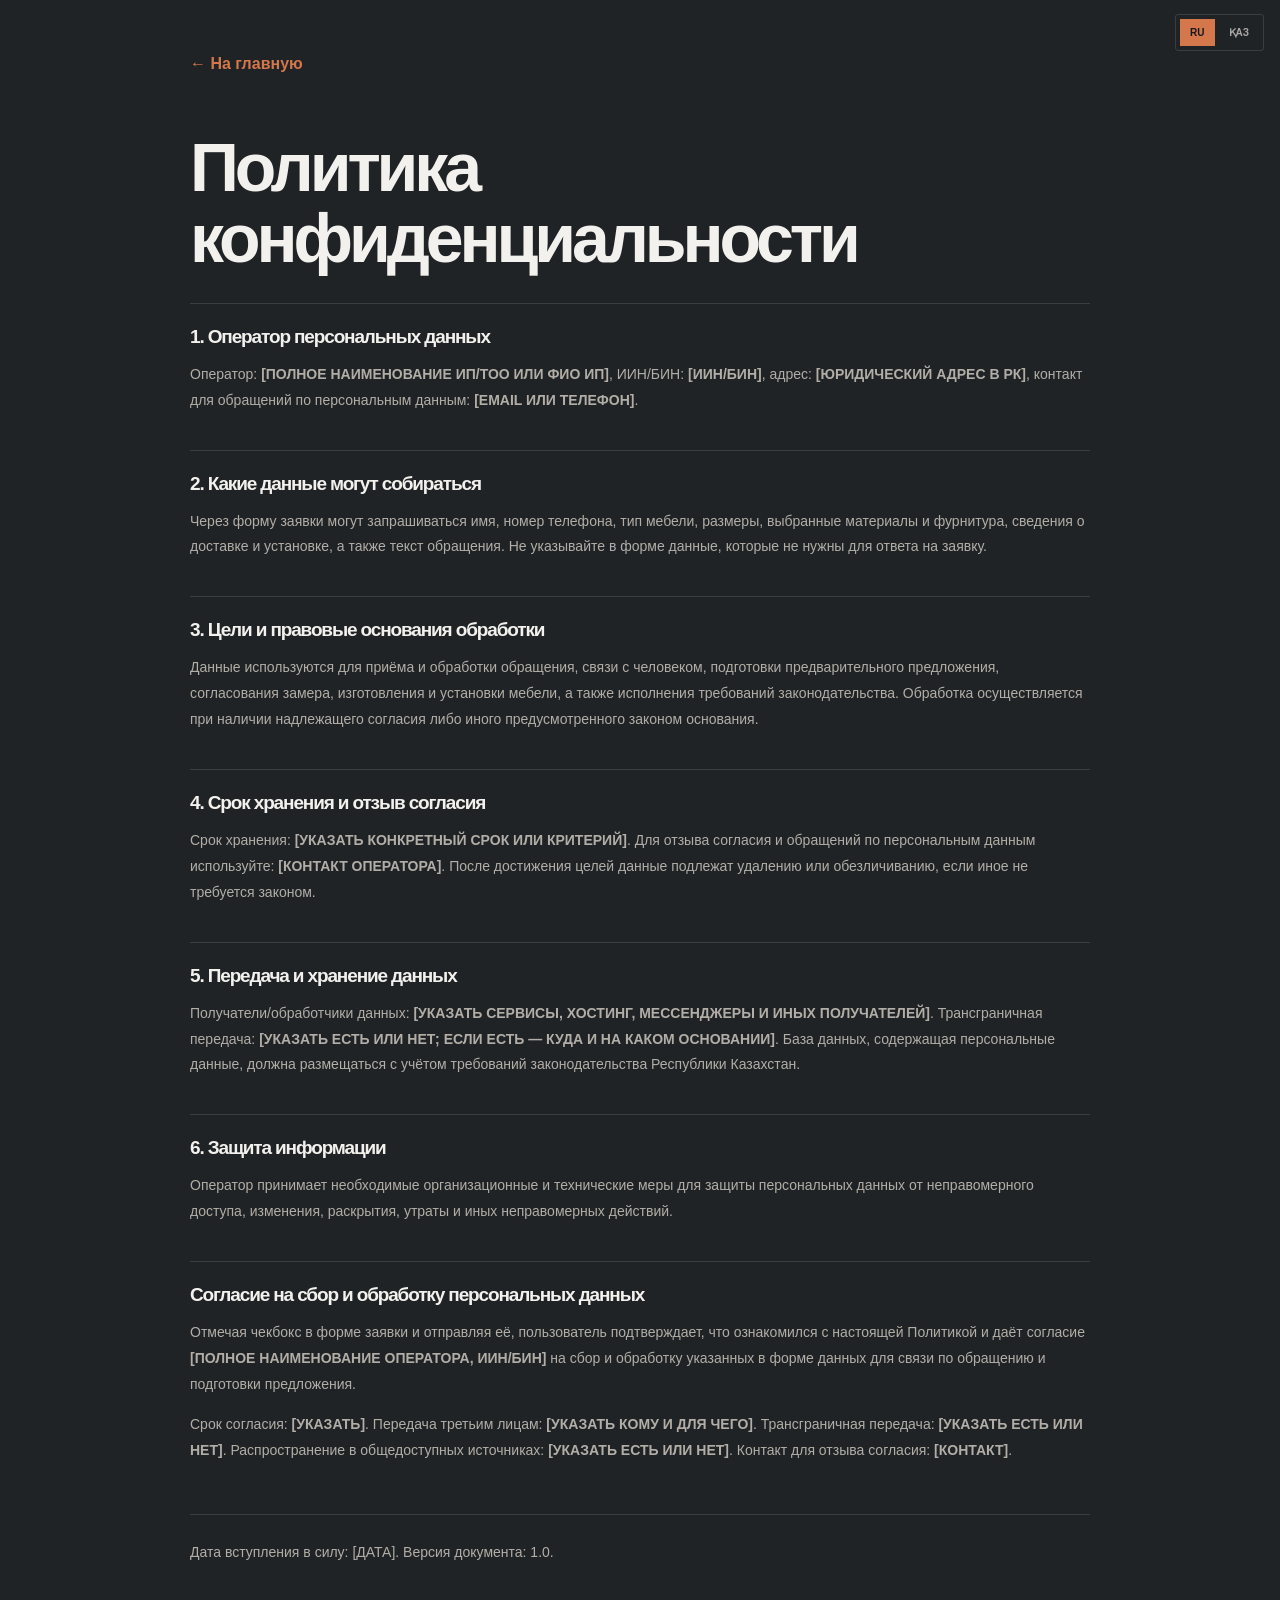
<file: privacy-policy.html>
<!doctype html>
<html lang="ru">
<head>
  <meta charset="utf-8"><meta name="viewport" content="width=device-width, initial-scale=1">
  <meta name="theme-color" content="#17191B">
  <meta name="description" content="Политика конфиденциальности и согласие на обработку персональных данных TAMASA MEBEL.">
  <title>Политика конфиденциальности | TAMASA MEBEL</title>
  <link rel="stylesheet" href="style.css"><link rel="stylesheet" href="legal.css">
</head>
<body class="legal-page"><div class="language-switch" role="group" aria-label="Тіл" style="position:fixed;top:14px;right:16px;z-index:999"><button type="button" data-language="ru" class="active" aria-pressed="true">RU</button><button type="button" data-language="kk" aria-pressed="false">ҚАЗ</button></div><main class="legal-wrap">
  <a class="legal-back" href="index.html">← На главную</a>
  <h1>Политика конфиденциальности</h1>

  <section><h2>1. Оператор персональных данных</h2><p>Оператор: <b>[ПОЛНОЕ НАИМЕНОВАНИЕ ИП/ТОО ИЛИ ФИО ИП]</b>, ИИН/БИН: <b>[ИИН/БИН]</b>, адрес: <b>[ЮРИДИЧЕСКИЙ АДРЕС В РК]</b>, контакт для обращений по персональным данным: <b>[EMAIL ИЛИ ТЕЛЕФОН]</b>.</p></section>
  <section><h2>2. Какие данные могут собираться</h2><p>Через форму заявки могут запрашиваться имя, номер телефона, тип мебели, размеры, выбранные материалы и фурнитура, сведения о доставке и установке, а также текст обращения. Не указывайте в форме данные, которые не нужны для ответа на заявку.</p></section>
  <section><h2>3. Цели и правовые основания обработки</h2><p>Данные используются для приёма и обработки обращения, связи с человеком, подготовки предварительного предложения, согласования замера, изготовления и установки мебели, а также исполнения требований законодательства. Обработка осуществляется при наличии надлежащего согласия либо иного предусмотренного законом основания.</p></section>
  <section><h2>4. Срок хранения и отзыв согласия</h2><p>Срок хранения: <b>[УКАЗАТЬ КОНКРЕТНЫЙ СРОК ИЛИ КРИТЕРИЙ]</b>. Для отзыва согласия и обращений по персональным данным используйте: <b>[КОНТАКТ ОПЕРАТОРА]</b>. После достижения целей данные подлежат удалению или обезличиванию, если иное не требуется законом.</p></section>
  <section><h2>5. Передача и хранение данных</h2><p>Получатели/обработчики данных: <b>[УКАЗАТЬ СЕРВИСЫ, ХОСТИНГ, МЕССЕНДЖЕРЫ И ИНЫХ ПОЛУЧАТЕЛЕЙ]</b>. Трансграничная передача: <b>[УКАЗАТЬ ЕСТЬ ИЛИ НЕТ; ЕСЛИ ЕСТЬ — КУДА И НА КАКОМ ОСНОВАНИИ]</b>. База данных, содержащая персональные данные, должна размещаться с учётом требований законодательства Республики Казахстан.</p></section>
  <section><h2>6. Защита информации</h2><p>Оператор принимает необходимые организационные и технические меры для защиты персональных данных от неправомерного доступа, изменения, раскрытия, утраты и иных неправомерных действий.</p></section>
  <section id="consent"><h2>Согласие на сбор и обработку персональных данных</h2><p>Отмечая чекбокс в форме заявки и отправляя её, пользователь подтверждает, что ознакомился с настоящей Политикой и даёт согласие <b>[ПОЛНОЕ НАИМЕНОВАНИЕ ОПЕРАТОРА, ИИН/БИН]</b> на сбор и обработку указанных в форме данных для связи по обращению и подготовки предложения.</p><p>Срок согласия: <b>[УКАЗАТЬ]</b>. Передача третьим лицам: <b>[УКАЗАТЬ КОМУ И ДЛЯ ЧЕГО]</b>. Трансграничная передача: <b>[УКАЗАТЬ ЕСТЬ ИЛИ НЕТ]</b>. Распространение в общедоступных источниках: <b>[УКАЗАТЬ ЕСТЬ ИЛИ НЕТ]</b>. Контакт для отзыва согласия: <b>[КОНТАКТ]</b>.</p></section>
  <p class="legal-date">Дата вступления в силу: [ДАТА]. Версия документа: 1.0.</p>
</main><script src="i18n.js" defer></script></body></html>
</file>
<file: style.css>
/* TAMASA MEBEL | warm editorial furniture studio */
:root {
    --bg: #17191B;
    --paper: #222629;
    --ink: #F0EEE9;
    --muted: #A5A19A;
    --line: rgba(255,255,255,.12);
    --orange: #D4774B;
    --orange-deep: #B85F38;
    --cream: #292D30;
    --dark: #111315;
    --font: 'DM Sans',sans-serif;
    --display: 'Manrope',sans-serif;
    --shadow: 0 24px 70px rgba(0,0,0,.32);
}
* {
    box-sizing: border-box;
}
html {
    scroll-behavior: smooth;
    scroll-padding-top: 90px;
}
body {
    margin: 0;
    background: var(--bg);
    color: var(--ink);
    font-family: var(--font);
    -webkit-font-smoothing: antialiased;
}
body.sheet-open,body.fullscreen-open {
    overflow: hidden;
}
.grain {
    position: fixed;
    inset: 0;
    pointer-events: none;
    z-index: 50;
    opacity: .11;
    background-image: url("data:image/svg+xml,%3Csvg viewBox='0 0 180 180' xmlns='http://www.w3.org/2000/svg'%3E%3Cfilter id='n'%3E%3CfeTurbulence type='fractalNoise' baseFrequency='.8' numOctaves='3' stitchTiles='stitch'/%3E%3C/filter%3E%3Crect width='100%25' height='100%25' filter='url(%23n)' opacity='.14'/%3E%3C/svg%3E");
}
.wrap {
    width: min(1220px,calc(100% - 80px));
    margin-inline: auto;
}
.header {
    height: 86px;
    padding: 0 max(40px,calc((100vw - 1220px)/2));
    display: flex;
    align-items: center;
    justify-content: space-between;
    position: sticky;
    top: 0;
    z-index: 30;
    background: rgba(23,25,27,.94);
    backdrop-filter: blur(18px);
    border-bottom: 1px solid rgba(255,255,255,.08);
}
.brand {
    display: flex;
    align-items: center;
    gap: 11px;
    text-decoration: none;
    color: var(--ink);
    flex-shrink: 0;
}
.brand-logo {
    width: 43px;
    height: 43px;
    display: grid;
    place-items: center;
    background: var(--orange);
    border-radius: 4px;
    overflow: hidden;
    position: relative;
}
.brand-logo img {
    width: 100%;
    height: 100%;
    object-fit: contain;
    padding: 3px;
    position: relative;
    z-index: 2;
}
.brand-fallback {
    font: 800 26px var(--display);
    color: #fff;
}
.brand-logo:after {
    content: "";
    position: absolute;
    inset: 7px;
    border: 1px solid rgba(255,255,255,.5);
    transform: rotate(45deg);
}
.brand-name {
    display: flex;
    flex-direction: column;
    line-height: 1;
}
.brand-name b {
    font: 800 19px var(--display);
    letter-spacing: .1em;
}
.brand-name small {
    font-size: 8px;
    letter-spacing: .24em;
    color: var(--muted);
    margin-top: 6px;
}
.nav {
    display: flex;
    gap: 27px;
}
.nav a {
    font-size: 11px;
    font-weight: 600;
    text-decoration: none;
    color: var(--ink);
    transition: color .2s;
}
.nav a:hover {
    color: var(--orange-deep);
}
.header-action {
    border: 1px solid var(--line);
    background: transparent;
    padding: 13px 16px;
    font: 600 10px var(--font);
    cursor: pointer;
}
.header-action span {
    color: var(--orange);
    margin-left: 15px;
}
.menu-button {
    display: none;
}
.hero {
    min-height: 670px;
    display: grid;
    grid-template-columns: 1.04fr .96fr;
    align-items: center;
    gap: 65px;
    position: relative;
    padding-top: 55px;
    padding-bottom: 85px;
}
.overline,.eyebrow {
    font-size: 9px;
    font-weight: 700;
    letter-spacing: .18em;
    color: var(--muted);
}
.overline {
    display: flex;
    align-items: center;
    gap: 11px;
}
.overline span {
    width: 26px;
    height: 1px;
    background: var(--orange);
}
h1,h2 {
    font-family: var(--display);
    font-weight: 500;
    letter-spacing: -.06em;
}
h1 {
    font-size: clamp(49px,6vw,79px);
    line-height: 1.04;
    margin: 28px 0 24px;
}
h1 em,h2 em {
    font-style: normal;
    color: var(--orange);
}
.hero-lead {
    max-width: 455px;
    font-size: 13px;
    line-height: 1.9;
    color: var(--muted);
}
.hero-buttons {
    display: flex;
    align-items: center;
    gap: 27px;
    margin-top: 34px;
}
.btn {
    min-height: 52px;
    padding: 0 20px;
    display: inline-flex;
    align-items: center;
    justify-content: space-between;
    gap: 30px;
    border: 0;
    border-radius: 2px;
    font: 600 11px var(--font);
    cursor: pointer;
    text-decoration: none;
    transition: transform .25s,background .25s;
}
.btn:hover {
    transform: translateY(-2px);
}
.btn-dark {
    background: var(--ink);
    color: #fff;
}
.btn-dark:hover {
    background: #403d37;
}
.btn-orange {
    background: var(--orange);
    color: #fff;
}
.btn-orange:hover {
    background: var(--orange-deep);
}
.btn-paper {
    background: var(--cream);
    color: var(--ink);
}
.under-link {
    font-size: 10px;
    font-weight: 700;
    color: var(--ink);
    text-decoration: none;
    border-bottom: 1px solid var(--orange);
    padding-bottom: 8px;
}
.under-link span {
    color: var(--orange);
    margin-left: 12px;
}
.hero-proof {
    display: flex;
    align-items: center;
    gap: 10px;
    margin-top: 57px;
    font-size: 9px;
    color: var(--muted);
}
.proof-mark {
    color: var(--orange);
    font-size: 18px;
}
.hero-art {
    position: relative;
    padding: 0 28px 27px 0;
}
.hero-art-main {
    aspect-ratio: .91/1;
    position: relative;
    display: grid;
    place-items: center;
    overflow: hidden;
    background: linear-gradient(145deg,#dfd4c6,#c9b8a4 58%,#e9e1d6);
}
.hero-art-main:before {
    content: "";
    position: absolute;
    inset: 13px;
    border: 1px solid rgba(255,255,255,.5);
}
.placeholder-frame {
    width: 67%;
    aspect-ratio: 1;
    border: 1px solid rgba(75,61,48,.42);
    display: flex;
    flex-direction: column;
    align-items: center;
    justify-content: center;
    gap: 9px;
    position: relative;
    color: #514438;
}
.placeholder-frame:before,.placeholder-frame:after {
    content: "";
    position: absolute;
    width: 14px;
    height: 14px;
    border-color: var(--orange);
    border-style: solid;
}
.placeholder-frame:before {
    left: -1px;
    top: -1px;
    border-width: 1px 0 0 1px;
}
.placeholder-frame:after {
    right: -1px;
    bottom: -1px;
    border-width: 0 1px 1px 0;
}
.placeholder-logo {
    font: 500 48px var(--display);
    color: var(--orange);
}
.placeholder-frame strong,.placeholder-frame b {
    font: 800 10px var(--display);
    letter-spacing: .19em;
}
.placeholder-frame small {
    font-size: 7px;
    letter-spacing: .15em;
    color: #766a5e;
}
.art-corner {
    position: absolute;
    bottom: 28px;
    left: 28px;
    font-size: 7px;
    letter-spacing: .17em;
    color: #64574a;
}
.hero-art-note {
    position: absolute;
    right: -8px;
    bottom: 0;
    width: 132px;
    height: 132px;
    background: var(--orange);
    color: white;
    padding: 17px;
    display: flex;
    flex-direction: column;
    justify-content: space-between;
    transform: rotate(3deg);
}
.hero-art-note span {
    font-size: 7px;
    letter-spacing: .2em;
}
.hero-art-note b {
    font: 700 17px/1.05 var(--display);
}
.hero-art-note i {
    position: absolute;
    right: 13px;
    top: 11px;
    font-style: normal;
    font-size: 18px;
}
.hero-side-label {
    position: absolute;
    right: -24px;
    top: 25px;
    writing-mode: vertical-rl;
    font-size: 7px;
    letter-spacing: .2em;
    color: var(--muted);
}
.hero-bottom {
    position: absolute;
    bottom: 22px;
    left: 0;
    right: 0;
    display: flex;
    justify-content: space-between;
    font-size: 8px;
    letter-spacing: .15em;
    color: var(--muted);
}
.hero-bottom a {
    color: var(--orange-deep);
    text-decoration: none;
}
.section-space {
    padding-top: 115px;
    padding-bottom: 115px;
}
.about {
    border-top: 1px solid var(--line);
}
.eyebrow span {
    color: var(--orange);
    padding-inline: 7px;
}
.about-layout {
    display: grid;
    grid-template-columns: 1.15fr .65fr;
    gap: 90px;
    align-items: end;
    margin-top: 28px;
}
.about h2,.section-head h2,.process h2,.contact-inner h2 {
    font-size: clamp(37px,4.6vw,59px);
    line-height: 1.12;
    margin: 0;
}
.about-text p,.section-head>p {
    font-size: 12px;
    line-height: 1.9;
    color: var(--muted);
    margin: 0 0 22px;
}
.principles {
    display: grid;
    grid-template-columns: repeat(3,1fr);
    gap: 20px;
    border-top: 1px solid var(--line);
    margin-top: 72px;
    padding-top: 25px;
}
.principles article {
    display: grid;
    grid-template-columns: 34px 1fr;
    column-gap: 12px;
    align-items: center;
}
.principle-icon {
    grid-row: span 2;
    color: var(--orange);
    font-size: 23px;
}
.principles b {
    font-size: 11px;
}
.principles small {
    font-size: 9px;
    color: var(--muted);
    margin-top: 5px;
}
.services {
    background: var(--dark);
    color: var(--bg);
}
.services .eyebrow {
    color: #aaa197;
}
.section-head {
    display: flex;
    justify-content: space-between;
    align-items: end;
    gap: 45px;
    margin-bottom: 48px;
}
.section-head h2 {
    margin-top: 19px;
}
.section-head>p {
    max-width: 320px;
    margin-bottom: 5px;
}
.light-head>p {
    color: #aaa197;
}
.service-grid {
    display: grid;
    grid-template-columns: repeat(4,1fr);
    gap: 17px;
}
/* Направления: четыре каталога в одной ровной линии, индивидуальный проект по центру ниже */
.service-grid {
    align-items: stretch;
}
.service-card-link {
    min-width: 0;
    display: flex;
    flex-direction: column;
}
.service-card-link > p {
    flex: 1;
}
.service-card-custom {
    grid-column: 2 / span 2;
    width: calc((100% - 17px) / 2);
    justify-self: center;
}

.square-placeholder,.project-placeholder {
    aspect-ratio: 1/1;
    display: grid;
    place-items: center;
    position: relative;
    overflow: hidden;
    background: linear-gradient(145deg,#d9cbbb,#bfae99);
}
.square-placeholder:after,.project-placeholder:after {
    content: "";
    position: absolute;
    inset: 10px;
    border: 1px solid rgba(255,255,255,.48);
    pointer-events: none;
}
.square-placeholder .placeholder-frame,.project-placeholder .placeholder-frame {
    width: 68%;
}
.tone-two {
    background: linear-gradient(145deg,#cfc6b9,#b1a18e);
}
.tone-three {
    background: linear-gradient(145deg,#e1d9ce,#bba992);
}
.tone-four {
    background: linear-gradient(145deg,#d7c8b7,#c2b7aa);
}
.service-title {
    display: flex;
    justify-content: space-between;
    align-items: center;
    margin-top: 17px;
}
.service-title h3 {
    font: 600 16px var(--display);
    margin: 0;
}
.service-title span {
    color: var(--orange);
    font-size: 19px;
}
.service-card p {
    font-size: 10px;
    color: #aaa197;
    line-height: 1.7;
    margin: 8px 0 0;
}
.materials .section-head {
    margin-bottom: 45px;
}
.material-grid {
    display: grid;
    grid-template-columns: repeat(3,1fr);
    gap: 18px;
}
.material-tile {
    aspect-ratio: 1/1;
    display: grid;
    place-items: center;
    position: relative;
    overflow: hidden;
}
.material-tile:after {
    content: "";
    position: absolute;
    inset: 12px;
    border: 1px solid rgba(255,255,255,.46);
}
.material-tile span {
    padding: 18px 14px;
    border: 1px solid rgba(65,54,43,.4);
    font: 700 9px var(--display);
    letter-spacing: .18em;
    color: #594b3e;
    z-index: 1;
}
.material-wood {
    background: repeating-linear-gradient(7deg,#b79b7b 0,#b79b7b 9px,#c7ae91 10px,#c7ae91 19px);
}
.material-stone {
    background: linear-gradient(135deg,#c9c5bc,#e3ddd3 48%,#aaa69d);
}
.material-solid {
    background: linear-gradient(145deg,#e0d3c2,#b7a58f 60%,#d8cabc);
}
.material-grid h3 {
    font: 600 15px var(--display);
    margin: 17px 0 6px;
}
.material-grid p {
    font-size: 10px;
    color: var(--muted);
    line-height: 1.7;
}
.projects {
    background: #eee8df;
}
.project-grid {
    display: grid;
    grid-template-columns: 1.28fr 1fr 1fr;
    gap: 18px;
    align-items: start;
}
.project-feature {
    margin-top: 38px;
}
.project-placeholder {
    background: linear-gradient(145deg,#d6c7b5,#b9a68f);
}
.project-placeholder.shade-a {
    background: linear-gradient(145deg,#d8d0c4,#b5a795);
}
.project-placeholder.shade-b {
    background: linear-gradient(145deg,#e0d5c8,#c0ad98);
}
.project-caption {
    display: flex;
    justify-content: space-between;
    align-items: center;
    margin-top: 16px;
}
.project-caption b {
    font: 600 14px var(--display);
    display: block;
}
.project-caption small {
    display: block;
    margin-top: 7px;
    font-size: 7px;
    letter-spacing: .15em;
    color: var(--muted);
}
.project-caption>span {
    color: var(--orange);
    font-size: 19px;
}
.before-after {
    border-top: 1px solid var(--line);
}
.compare-box {
    max-width: 940px;
    margin: 0 auto;
}
.compare-stage {
    aspect-ratio: 16/9;
    position: relative;
    overflow: hidden;
    background: #d2c5b5;
    user-select: none;
    touch-action: pan-y;
}
.compare-photo {
    position: absolute;
    inset: 0;
    display: grid;
    place-items: center;
}
.before-photo {
    background: linear-gradient(145deg,#d6cbbd,#c0ad98);
}
.after-photo {
    background: linear-gradient(145deg,#e4d7c8,#bda58d);
    clip-path: inset(0 0 0 50%);
}
.compare-placeholder {
    width: 29%;
    aspect-ratio: 1;
    border: 1px solid rgba(69,55,43,.46);
    display: flex;
    flex-direction: column;
    align-items: center;
    justify-content: center;
    gap: 8px;
    color: #57493c;
}
.compare-placeholder span {
    font: 500 52px var(--display);
    color: var(--orange);
}
.compare-placeholder b {
    font: 800 10px var(--display);
    letter-spacing: .16em;
}
.compare-placeholder small {
    font-size: 7px;
    letter-spacing: .15em;
}
.compare-tag {
    position: absolute;
    top: 19px;
    padding: 9px 12px;
    background: rgba(38,37,34,.82);
    color: #fff;
    font-size: 8px;
    letter-spacing: .2em;
    z-index: 2;
}
.tag-before {
    left: 19px;
}
.tag-after {
    right: 19px;
}
.compare-grip {
    position: absolute;
    top: 0;
    bottom: 0;
    left: 50%;
    width: 2px;
    padding: 0;
    border: 0;
    background: #fff;
    transform: translateX(-50%);
    z-index: 4;
    cursor: ew-resize;
}
.compare-grip:before {
    content: "";
    position: absolute;
    inset: 0 -17px;
}
.compare-grip span {
    position: absolute;
    left: 50%;
    top: 50%;
    transform: translate(-50%,-50%);
    width: 47px;
    height: 47px;
    border: 3px solid white;
    border-radius: 50%;
    background: var(--orange);
    color: #fff;
    display: grid;
    place-items: center;
    font-size: 17px;
    box-shadow: 0 5px 20px #0003;
}
.compare-grip span+span {
    margin-left: 9px;
}
.expand-compare {
    position: absolute;
    right: 16px;
    bottom: 16px;
    width: 40px;
    height: 40px;
    border: 0;
    background: rgba(38,37,34,.82);
    color: #fff;
    font-size: 22px;
    z-index: 5;
    cursor: pointer;
}
.compare-toolbar {
    display: flex;
    align-items: center;
    gap: 16px;
    padding-top: 18px;
}
.compare-choice,.compare-reset {
    background: none;
    border: 0;
    font: 600 10px var(--font);
    color: var(--muted);
    cursor: pointer;
    padding: 7px 0;
}
.compare-choice.active,.compare-choice:hover,.compare-reset:hover {
    color: var(--orange-deep);
}
.compare-slider {
    flex: 1;
    accent-color: var(--orange);
    min-width: 70px;
}
.compare-toolbar input {
    flex: 1;
    accent-color: var(--orange);
    min-width: 70px;
}
.process {
    border-top: 1px solid var(--line);
}
.process h2 {
    margin-top: 20px;
}
.process-grid {
    display: grid;
    grid-template-columns: repeat(4,1fr);
    gap: 25px;
    margin-top: 60px;
}
.process-grid article {
    border-top: 1px solid var(--line);
    padding-top: 18px;
}
.process-grid article>span {
    color: var(--orange);
    font-size: 20px;
}
.process-grid h3 {
    font: 600 15px var(--display);
    margin: 25px 0 9px;
}
.process-grid p {
    font-size: 10px;
    line-height: 1.8;
    color: var(--muted);
}
.contact-band {
    background: var(--orange);
    color: #fff;
    padding: 68px 0;
}
.contact-inner {
    display: flex;
    align-items: center;
    justify-content: space-between;
    gap: 35px;
}
.contact-inner .eyebrow {
    color: rgba(255,255,255,.75);
}
.contact-inner h2 {
    margin-top: 18px;
}
.contact-inner h2 em {
    color: #402f25;
}
.contact-inner p {
    font-size: 11px;
    color: rgba(255,255,255,.82);
    margin: 14px 0 0;
}
.footer {
    min-height: 108px;
    display: flex;
    align-items: center;
    justify-content: space-between;
    gap: 20px;
}
.footer>span {
    font-size: 8px;
    letter-spacing: .13em;
    color: var(--muted);
}
.footer .brand-logo {
    width: 37px;
    height: 37px;
}
.footer .brand-name b {
    font-size: 16px;
}
.mobile-calc-trigger {
    display: none;
}
.sheet-backdrop {
    position: fixed;
    inset: 0;
    background: rgba(24,22,20,.43);
    z-index: 70;
    opacity: 0;
    visibility: hidden;
    transition: opacity .28s,visibility .28s;
}
.sheet-backdrop.open {
    opacity: 1;
    visibility: visible;
}
.calculator-sheet {
    position: fixed;
    z-index: 71;
    right: 0;
    top: 0;
    height: 100dvh;
    width: min(510px,100%);
    background: var(--bg);
    box-shadow: var(--shadow);
    transform: translateX(105%);
    transition: transform .38s cubic-bezier(.2,.75,.2,1);
    display: flex;
    flex-direction: column;
    visibility: hidden;
}
.calculator-sheet.open {
    transform: translateX(0);
    visibility: visible;
}
.sheet-top {
    padding: 30px 32px 20px;
    border-bottom: 1px solid var(--line);
    display: flex;
    align-items: flex-start;
    justify-content: space-between;
    gap: 20px;
}
.sheet-top h2 {
    font-size: 30px;
    line-height: 1.1;
    margin: 12px 0 0;
}
.sheet-close {
    width: 38px;
    height: 38px;
    border: 1px solid var(--line);
    background: transparent;
    font-size: 25px;
    cursor: pointer;
    flex-shrink: 0;
}
.sheet-scroll {
    overflow: auto;
    padding: 25px 32px max(28px,env(safe-area-inset-bottom));
    overscroll-behavior: contain;
}
.sheet-scroll form>label {
    display: block;
    font-size: 10px;
    font-weight: 600;
    margin-bottom: 17px;
}
.sheet-scroll select,.sheet-scroll input:not([type=checkbox]) {
    display: block;
    width: 100%;
    height: 44px;
    margin-top: 8px;
    border: 1px solid var(--line);
    border-radius: 0;
    background: rgba(255,255,255,.32);
    padding: 0 12px;
    font: 11px var(--font);
    color: var(--ink);
    outline: none;
}
.sheet-scroll select:focus,.sheet-scroll input:focus {
    border-color: var(--orange);
}
.form-grid {
    display: grid;
    grid-template-columns: repeat(3,1fr);
    gap: 10px;
}
.form-grid label {
    font-size: 9px;
    font-weight: 600;
}
.form-grid input {
    padding: 0 8px!important;
}
.check-label {
    display: flex!important;
    align-items: center;
    gap: 10px;
    font-weight: 500!important;
}
.check-label input {
    accent-color: var(--orange);
    width: 15px;
    height: 15px;
}
.sheet-separator {
    height: 1px;
    background: var(--line);
    margin: 22px 0;
}
.form-privacy,.form-note {
    font-size: 9px;
    line-height: 1.65;
    color: var(--muted);
}
.hp-field {
    position: absolute!important;
    left: -10000px!important;
    width: 1px;
    height: 1px;
    overflow: hidden;
}
.estimate-result {
    display: none;
    padding: 13px 15px;
    margin: 14px 0;
    background: #eee5d9;
    font-size: 10px;
    line-height: 1.6;
}
.estimate-result.show {
    display: block;
}
.estimate-result strong {
    display: block;
    font: 700 22px var(--display);
    color: var(--orange-deep);
    margin: 3px 0;
}
.submit-estimate {
    width: 100%;
    margin-top: 10px;
}
.form-note {
    margin: 12px 0 0;
}
.fullscreen-compare {
    position: fixed;
    inset: 0;
    z-index: 90;
    background: rgba(20,19,18,.97);
    display: none;
    align-items: center;
    justify-content: center;
    padding: 6vw;
}
.fullscreen-compare.open {
    display: flex;
}
.fullscreen-compare>button {
    position: absolute;
    right: 25px;
    top: 13px;
    background: none;
    border: 0;
    color: #fff;
    font-size: 42px;
    cursor: pointer;
}
.fullscreen-compare>p {
    position: absolute;
    bottom: 18px;
    color: #ccc;
    font-size: 9px;
    letter-spacing: .1em;
}
.fullscreen-compare #fullscreenCompareMount {
    width: min(1250px,100%);
}
.fullscreen-compare .compare-stage {
    width: 100%;
}
@media(max-width:1050px) {
    .nav {
        gap: 16px;
    }
    .nav a {
        font-size: 10px;
    }
    .hero {
        gap: 35px;
    }
    .wrap {
        width: calc(100% - 56px);
    }
    .header {
        padding-inline: 28px;
    }
}
@media(max-width:800px) {
    .header {
        height: 74px;
    }
    .menu-button {
        display: flex;
        flex-direction: column;
        gap: 6px;
        padding: 10px;
        border: 0;
        background: none;
    }
    .menu-button i {
        display: block;
        width: 22px;
        height: 1px;
        background: var(--ink);
    }
    .nav {
        display: none;
        position: absolute;
        top: 74px;
        left: 0;
        right: 0;
        background: var(--bg);
        padding: 25px 28px 30px;
        flex-direction: column;
        align-items: flex-start;
        border-bottom: 1px solid var(--line);
    }
    .nav.open {
        display: flex;
    }
    .nav a {
        font-size: 13px;
    }
    .header-action {
        display: none;
    }
    .hero {
        grid-template-columns: 1fr .86fr;
        gap: 25px;
        min-height: 590px;
    }
    .hero-art-note {
        width: 108px;
        height: 108px;
    }
    .hero-art-note b {
        font-size: 14px;
    }
    .about-layout {
        gap: 40px;
    }
    .service-grid {
        grid-template-columns: repeat(2,1fr);
        row-gap: 30px;
    }
    .service-card-custom {
        grid-column: 1 / -1;
        width: calc((100% - 12px) / 2);
    }
    .process-grid {
        grid-template-columns: repeat(2,1fr);
    }
}
@media(max-width:560px) {
    html {
        scroll-padding-top: 75px;
    }
    .wrap {
        width: calc(100% - 36px);
    }
    .header {
        padding-inline: 18px;
    }
    .hero {
        display: flex;
        flex-direction: column;
        align-items: stretch;
        gap: 38px;
        padding-top: 52px;
        padding-bottom: 78px;
    }
    .hero h1 {
        font-size: clamp(43px,12vw,57px);
    }
    .hero-lead {
        font-size: 12px;
    }
    .hero-buttons {
        gap: 18px;
        flex-wrap: wrap;
    }
    .hero-proof {
        margin-top: 33px;
    }
    .hero-art {
        width: 86%;
        margin-left: auto;
        padding-right: 12px;
    }
    .hero-art-main {
        aspect-ratio: 1;
    }
    .hero-art-note {
        right: -20px;
    }
    .hero-side-label {
        right: -21px;
    }
    .hero-bottom {
        bottom: 18px;
        font-size: 7px;
    }
    .section-space {
        padding-top: 78px;
        padding-bottom: 80px;
    }
    .about-layout {
        grid-template-columns: 1fr;
        gap: 24px;
    }
    .about h2,.section-head h2,.process h2,.contact-inner h2 {
        font-size: 39px;
    }
    .principles {
        grid-template-columns: 1fr;
        gap: 17px;
        margin-top: 42px;
    }
    .section-head {
        display: block;
        margin-bottom: 32px;
    }
    .section-head>p {
        margin-top: 19px;
    }
    .services {
        padding-top: 78px;
    }
    .service-grid {
        gap: 23px 12px;
    }
    .placeholder-frame {
        width: 72%;
    }
    .placeholder-logo {
        font-size: 35px;
    }
    .placeholder-frame b,.placeholder-frame strong {
        font-size: 8px;
    }
    .placeholder-frame small {
        font-size: 6px;
    }
    .service-title h3 {
        font-size: 13px;
    }
    .service-card p {
        font-size: 9px;
    }
    .materials .section-head {
        margin-bottom: 32px;
    }
    .material-grid {
        grid-template-columns: 1fr 1fr;
        gap: 22px 12px;
    }
    .material-grid article:last-child {
        grid-column: span 2;
        width: calc(50% - 6px);
    }
    .material-tile span {
        font-size: 7px;
        padding: 14px 8px;
    }
    .project-grid {
        grid-template-columns: 1fr 1fr;
        gap: 22px 12px;
    }
    .project-feature {
        grid-column: span 2;
        margin-top: 0;
    }
    .project-caption b {
        font-size: 11px;
    }
    .project-caption small {
        font-size: 6px;
    }
    .compare-stage {
        aspect-ratio: 1/1;
    }
    .compare-placeholder {
        width: 43%;
    }
    .compare-placeholder span {
        font-size: 37px;
    }
    .compare-placeholder b {
        font-size: 8px;
    }
    .compare-toolbar {
        gap: 10px;
        flex-wrap: wrap;
    }
    .compare-toolbar input {
        order: 2;
        flex-basis: 100%;
    }
    .compare-choice,.compare-reset {
        font-size: 9px;
    }
    .process-grid {
        gap: 22px 14px;
        margin-top: 40px;
    }
    .process-grid h3 {
        font-size: 13px;
        margin-top: 18px;
    }
    .contact-band {
        padding: 45px 0 110px;
    }
    .contact-inner {
        display: block;
    }
    .contact-inner h2 {
        font-size: 39px;
    }
    .contact-inner .btn {
        margin-top: 25px;
    }
    .footer {
        padding-block: 23px;
        min-height: 0;
        flex-wrap: wrap;
    }
    .footer>span {
        font-size: 7px;
    }
    .footer>span:nth-child(2) {
        order: 3;
        width: 100%;
    }
    .mobile-calc-trigger {
        display: flex;
        position: fixed;
        z-index: 60;
        left: 12px;
        right: 12px;
        bottom: max(12px,env(safe-area-inset-bottom));
        height: 55px;
        border: 0;
        border-radius: 4px;
        background: var(--ink);
        color: #fff;
        align-items: center;
        justify-content: space-between;
        padding: 0 19px;
        font: 600 12px var(--font);
        box-shadow: 0 8px 30px #0003;
        cursor: pointer;
        transition: transform .2s,opacity .2s;
    }
    .mobile-calc-trigger b {
        width: 31px;
        height: 31px;
        border-radius: 50%;
        display: grid;
        place-items: center;
        background: var(--orange);
        font-size: 16px;
    }
    .mobile-calc-trigger:active {
        transform: scale(.985);
    }
    .calculator-sheet {
        top: auto;
        bottom: 0;
        left: 0;
        right: 0;
        width: 100%;
        height: min(88dvh,820px);
        border-radius: 16px 16px 0 0;
        transform: translateY(105%);
        padding-bottom: env(safe-area-inset-bottom);
    }
    .calculator-sheet.open {
        transform: translateY(0);
    }
    .sheet-top {
        padding: 20px 21px 16px;
    }
    .sheet-top h2 {
        font-size: 25px;
    }
    .sheet-close {
        width: 35px;
        height: 35px;
    }
    .sheet-scroll {
        padding: 20px 21px 25px;
    }
    .fullscreen-compare {
        padding: 14px;
    }
    .fullscreen-compare .compare-stage {
        aspect-ratio: 1/1;
    }
    .fullscreen-compare>button {
        right: 12px;
        top: 4px;
    }
    .fullscreen-compare>p {
        font-size: 8px;
        bottom: 8px;
    }
}
@media(prefers-reduced-motion:reduce) {
    *,*:before,*:after {
        scroll-behavior: auto!important;
        transition: none!important;
        animation: none!important;
    }
}
/* =========================================
   CALCULATOR SHOWCASE — DESKTOP + MOBILE
========================================= */
.calculator-showcase {
    position: relative;
    overflow: hidden;
    background: radial-gradient(ellipse at 18% 45%,rgba(223,117,65,.09),transparent 42%),#eee8df;
    border-top: 1px solid var(--line);
    border-bottom: 1px solid var(--line);
}
.calculator-layout {
    display: grid;
    grid-template-columns: 1fr 1fr;
    gap: clamp(30px,4.5vw,68px);
    align-items: center;
}
.calculator-intro {
    min-width: 0;
    display: grid;
    grid-template-columns: 1fr .76fr;
    align-items: center;
    gap: 12px;
}
.calculator-intro-copy {
    position: relative;
    z-index: 2;
}
.calculator-intro-copy h2 {
    font-size: clamp(34px,3.8vw,52px);
    line-height: 1.08;
    margin: 20px 0;
}
.calculator-intro-copy>p {
    max-width: 360px;
    font-size: 12px;
    line-height: 1.9;
    color: var(--muted);
}
.calculator-points {
    display: grid;
    gap: 17px;
    margin-top: 30px;
}
.calculator-points>div {
    display: flex;
    align-items: center;
    gap: 11px;
}
.calculator-points>div>span {
    width: 34px;
    height: 34px;
    flex: 0 0 34px;
    display: grid;
    place-items: center;
    background: rgba(223,117,65,.12);
    color: var(--orange-deep);
    font-size: 16px;
    border-radius: 50%;
}
.calculator-points p {
    display: grid;
    gap: 4px;
    margin: 0;
}
.calculator-points b {
    font-size: 10px;
}
.calculator-points small {
    font-size: 9px;
    line-height: 1.5;
    color: var(--muted);
}
.iphone-scene {
    min-width: 0;
    position: relative;
    display: flex;
    justify-content: center;
    align-items: center;
    padding: 25px 0 48px;
    perspective: 1000px;
}
.iphone {
    width: min(100%,225px);
    padding: 7px;
    position: relative;
    z-index: 2;
    border-radius: 38px;
    background: linear-gradient(145deg,#626262,#171717 35%,#555 70%,#151515);
    box-shadow: 18px 25px 45px rgba(28,25,22,.25),inset 0 0 0 1px rgba(255,255,255,.35);
    transform: rotate(-7deg) rotateY(-7deg);
    transition: transform .5s cubic-bezier(.2,.75,.2,1);
}
.iphone:hover {
    transform: rotate(-3deg) rotateY(0) translateY(-6px);
}
.iphone-frame {
    padding: 3px;
    overflow: hidden;
    border-radius: 32px;
    background: #090909;
}
.iphone-screen {
    min-height: 445px;
    position: relative;
    overflow: hidden;
    border-radius: 29px;
    background: #f8f5ef;
    color: var(--ink);
}
.iphone-island {
    position: absolute;
    top: 8px;
    left: 50%;
    z-index: 5;
    width: 76px;
    height: 21px;
    transform: translateX(-50%);
    border-radius: 20px;
    background: #050505;
}
.iphone-status {
    display: flex;
    justify-content: space-between;
    padding: 12px 14px 0;
    font-size: 7px;
    font-weight: 700;
}
.iphone-app {
    padding: 31px 14px 22px;
}
.iphone-app-head {
    display: flex;
    align-items: center;
    gap: 8px;
    padding-bottom: 17px;
    border-bottom: 1px solid rgba(38,37,34,.1);
}
.iphone-mini-logo {
    width: 30px;
    height: 30px;
    display: grid;
    place-items: center;
    overflow: hidden;
    border-radius: 50%;
    background: var(--dark);
}
.iphone-mini-logo img {
    width: 100%;
    height: 100%;
    object-fit: contain;
    padding: 4px;
}
.iphone-app-head>div:nth-child(2) {
    display: grid;
    gap: 2px;
}
.iphone-app-head b {
    font: 800 10px var(--display);
    letter-spacing: .12em;
}
.iphone-app-head small {
    font-size: 5px;
    letter-spacing: .2em;
    color: var(--muted);
}
.iphone-menu {
    margin-left: auto;
    letter-spacing: 2px;
    font-size: 14px;
}
.iphone-heading {
    padding: 20px 0 17px;
}
.iphone-heading>small {
    color: var(--orange-deep);
    font-size: 6px;
    letter-spacing: .2em;
    font-weight: 700;
}
.iphone-heading h3 {
    font: 700 24px/1.05 var(--display);
    letter-spacing: -.06em;
    margin: 9px 0;
}
.iphone-heading p {
    font-size: 7px;
    color: var(--muted);
    margin: 0;
}
.iphone-option-title {
    display: flex;
    align-items: center;
    justify-content: space-between;
    gap: 5px;
    margin: 11px 0 8px;
}
.iphone-option-title b {
    font-size: 8px;
}
.iphone-option-title small {
    font-size: 6px;
    color: var(--muted);
}
.iphone-options {
    display: grid;
    grid-template-columns: repeat(3,1fr);
    gap: 5px;
}
.iphone-option {
    min-height: 58px;
    display: flex;
    flex-direction: column;
    align-items: flex-start;
    justify-content: center;
    gap: 5px;
    padding: 6px;
    position: relative;
    border: 1px solid rgba(38,37,34,.12);
    border-radius: 5px;
    background: #fff;
}
.iphone-option>span {
    color: var(--orange-deep);
    font-size: 14px;
}
.iphone-option b {
    font-size: 7px;
}
.iphone-option.selected {
    border-color: var(--orange);
    background: #fff8f2;
}
.iphone-option i {
    position: absolute;
    top: 5px;
    right: 5px;
    width: 12px;
    height: 12px;
    display: grid;
    place-items: center;
    border-radius: 50%;
    background: var(--orange);
    color: white;
    font-size: 7px;
    font-style: normal;
}
.iphone-materials {
    display: grid;
    grid-template-columns: repeat(3,1fr);
    gap: 7px;
}
.iphone-material {
    display: grid;
    gap: 5px;
    text-align: center;
    font-size: 7px;
}
.material-swatch {
    display: block;
    height: 30px;
    border-radius: 4px;
    border: 1px solid rgba(38,37,34,.1);
}
.swatch-one {
    background: linear-gradient(135deg,#d7c6ad,#a88d70);
}
.swatch-two {
    background: linear-gradient(135deg,#e7e1d8,#b9ada0);
}
.swatch-three {
    background: linear-gradient(135deg,#49433d,#171615);
}
.iphone-material.active .material-swatch {
    outline: 2px solid var(--orange);
    outline-offset: 2px;
}
.iphone-preview-total {
    display: grid;
    gap: 5px;
    margin-top: 16px;
    padding: 10px;
    border-radius: 5px;
    background: #eee8df;
}
.iphone-preview-total small {
    font-size: 5px;
    letter-spacing: .16em;
    color: var(--muted);
}
.iphone-preview-total b {
    font: 700 11px var(--display);
}
.iphone-fake-button {
    display: flex;
    align-items: center;
    justify-content: space-between;
    margin-top: 9px;
    padding: 10px 12px;
    border-radius: 4px;
    background: var(--orange);
    color: white;
    font-size: 8px;
    font-weight: 700;
}
.iphone-home-indicator {
    position: absolute;
    bottom: 7px;
    left: 50%;
    width: 75px;
    height: 3px;
    transform: translateX(-50%);
    border-radius: 5px;
    background: #252525;
}
.iphone-shadow {
    position: absolute;
    width: 190px;
    height: 35px;
    bottom: 24px;
    left: 50%;
    transform: translateX(-50%) rotate(-7deg);
    background: rgba(30,25,20,.22);
    filter: blur(19px);
}
.iphone-caption {
    position: absolute;
    bottom: 0;
    left: 50%;
    width: max-content;
    max-width: 100%;
    transform: translateX(-50%);
    display: flex;
    align-items: center;
    gap: 9px;
}
.iphone-caption>span {
    width: 7px;
    height: 7px;
    border-radius: 50%;
    background: var(--orange);
}
.iphone-caption div {
    display: grid;
    gap: 4px;
}
.iphone-caption b {
    font-size: 9px;
}
.iphone-caption small {
    font-size: 6px;
    letter-spacing: .15em;
    color: var(--muted);
}
.calculator-card {
    min-width: 0;
    background: var(--cream);
    border: 1px solid rgba(38,37,34,.1);
    box-shadow: 0 25px 70px rgba(43,34,25,.08);
}
.calculator-card-head {
    display: flex;
    align-items: flex-start;
    justify-content: space-between;
    gap: 15px;
    padding: 25px 28px 19px;
    border-bottom: 1px solid var(--line);
}
.calculator-card-head h3 {
    font: 600 25px/1.15 var(--display);
    letter-spacing: -.045em;
    margin: 11px 0 7px;
}
.calculator-card-head p {
    font-size: 10px;
    line-height: 1.7;
    color: var(--muted);
    margin: 0;
}
.calculator-card-icon {
    width: 35px;
    height: 35px;
    flex: 0 0 35px;
    display: grid;
    place-items: center;
    border-radius: 50%;
    background: rgba(223,117,65,.13);
    color: var(--orange-deep);
}
.calculator-form-slot {
    padding: 23px 28px 28px;
}
.calculator-form-slot form>label {
    display: block;
    font-size: 10px;
    font-weight: 600;
    margin-bottom: 16px;
}
.calculator-form-slot select,.calculator-form-slot input:not([type=checkbox]) {
    display: block;
    width: 100%;
    height: 44px;
    margin-top: 8px;
    border: 1px solid var(--line);
    border-radius: 0;
    background: rgba(255,255,255,.32);
    padding: 0 12px;
    font: 11px var(--font);
    color: var(--ink);
    outline: none;
}
.calculator-form-slot select:focus,.calculator-form-slot input:focus {
    border-color: var(--orange);
}
.calculator-form-slot .form-grid {
    display: grid;
    grid-template-columns: repeat(3,1fr);
    gap: 10px;
}
.calculator-form-slot .form-grid label {
    font-size: 9px;
    font-weight: 600;
}
.calculator-form-slot .form-grid input {
    padding: 0 8px!important;
}
.calculator-form-slot .check-label {
    display: flex!important;
    align-items: center;
    gap: 10px;
    font-weight: 500!important;
}
.calculator-form-slot .check-label input {
    accent-color: var(--orange);
    width: 15px;
    height: 15px;
}
.calculator-form-slot .sheet-separator {
    height: 1px;
    background: var(--line);
    margin: 20px 0;
}
.calculator-form-slot .form-privacy,.calculator-form-slot .form-note {
    font-size: 9px;
    line-height: 1.65;
    color: var(--muted);
}
.calculator-form-slot .estimate-result {
    display: none;
    padding: 13px 15px;
    margin: 14px 0;
    background: #eee5d9;
    font-size: 10px;
    line-height: 1.6;
}
.calculator-form-slot .estimate-result.show {
    display: block;
}
.calculator-form-slot .estimate-result strong {
    display: block;
    font: 700 22px var(--display);
    color: var(--orange-deep);
    margin: 3px 0;
}
.calculator-form-slot .submit-estimate {
    width: 100%;
    margin-top: 10px;
}
@media(max-width:1050px) {
    .calculator-layout {
        gap: 25px;
    }
    .calculator-intro {
        grid-template-columns: 1fr .68fr;
        gap: 5px;
    }
    .calculator-card-head {
        padding: 22px 20px 17px;
    }
    .calculator-form-slot {
        padding: 20px;
    }
    .iphone {
        width: min(100%,195px);
    }
}
@media(max-width:800px) {
    .calculator-layout {
        grid-template-columns: 1fr;
        gap: 28px;
    }
    .calculator-intro {
        grid-template-columns: 1fr .75fr;
        max-width: 650px;
        margin-inline: auto;
        width: 100%;
    }
    .calculator-card {
        max-width: 620px;
        width: 100%;
        margin-inline: auto;
    }
}
@media(max-width:560px) {
    .calculator-showcase {
        padding-top: 70px;
        padding-bottom: 95px;
    }
    .calculator-layout {
        gap: 22px;
    }
    .calculator-intro {
        grid-template-columns: 1fr .72fr;
        gap: 0;
    }
    .calculator-intro-copy h2 {
        font-size: clamp(28px,7.8vw,38px);
        margin: 14px 0;
    }
    .calculator-intro-copy>p {
        font-size: 10px;
        line-height: 1.7;
    }
    .calculator-points {
        gap: 11px;
        margin-top: 17px;
    }
    .calculator-points>div {
        gap: 7px;
    }
    .calculator-points>div>span {
        width: 26px;
        height: 26px;
        flex-basis: 26px;
        font-size: 12px;
    }
    .calculator-points b {
        font-size: 8px;
    }
    .calculator-points small {
        font-size: 7px;
    }
    .iphone-scene {
        padding: 18px 0 39px;
    }
    .iphone {
        width: min(100%,170px);
        border-radius: 30px;
        transform: rotate(-6deg);
    }
    .iphone-screen {
        min-height: 355px;
        border-radius: 23px;
    }
    .iphone-frame {
        border-radius: 26px;
    }
    .iphone-app {
        padding: 28px 10px 19px;
    }
    .iphone-heading h3 {
        font-size: 19px;
    }
    .iphone-option {
        min-height: 49px;
        padding: 5px;
    }
    .iphone-preview-total {
        margin-top: 12px;
        padding: 8px;
    }
    .iphone-preview-total b {
        font-size: 9px;
    }
    .iphone-caption {
        gap: 5px;
    }
    .iphone-caption b {
        font-size: 7px;
    }
    .iphone-caption small {
        font-size: 5px;
    }
    .calculator-card {
        display: none;
    }
    .calculator-sheet .sheet-scroll {
        padding: 20px 21px 25px;
    }
}
@media(prefers-reduced-motion:reduce) {
    .iphone,.iphone:hover {
        transform: none;
    }
}
/* =========================================
   CALCULATOR SHOWCASE — DESIGN REFINEMENT
========================================= */

/* Большие экраны */
@media (min-width: 1051px) {
    .calculator-intro {
        grid-template-columns: minmax(0, 1fr) 275px;
        gap: 5px;
    }

    .iphone {
        width: 260px;
        max-width: none;
    }

    .iphone-scene {
        min-width: 275px;
    }
}

/* Обычный экран и VS Code Preview */
@media (min-width: 801px) and (max-width: 1050px) {
    .calculator-layout {
        grid-template-columns: minmax(0, 1.05fr) minmax(0, .95fr);
        gap: 25px;
    }

    .calculator-intro {
        grid-template-columns: minmax(0, 1fr) 245px;
        gap: 0;
    }

    .iphone-scene {
        min-width: 245px;
        padding-inline: 0;
    }

    .iphone {
        width: 240px;
        max-width: none;
    }

    .calculator-intro-copy h2 {
        font-size: 38px;
    }

    .calculator-points {
        gap: 14px;
    }

    .calculator-card-head {
        padding: 24px 24px 18px;
    }

    .calculator-form-slot {
        padding: 22px 24px 26px;
    }
}

/* Более аккуратное расположение */
.calculator-intro {
    align-items: center;
}

.iphone {
    transform: rotate(-7deg) rotateY(-5deg);
    transform-origin: center center;
}

.iphone:hover {
    transform: rotate(-3deg) rotateY(0deg) translateY(-9px);
    box-shadow: 20px 30px 55px rgba(28, 25, 22, .3);
}

.iphone-screen {
    background: #f8f5ef;
}

/* Чуть больше воздуха в заголовке калькулятора */
.calculator-card-head h3 {
    font-size: 27px;
    line-height: 1.15;
}

/* Мобильную версию оставляем компактной */
@media (max-width: 560px) {
    .iphone {
        width: min(100%, 175px);
    }
}
/* Уменьшаем текст в презентационной части калькулятора */

.calculator-intro-copy h2 {
    font-size: clamp(30px, 3.2vw, 42px);
    line-height: 1.12;
    margin: 17px 0 15px;
}

.calculator-intro-copy > p {
    font-size: 11px;
    line-height: 1.75;
    max-width: 330px;
}

.calculator-points {
    gap: 13px;
    margin-top: 25px;
}

.calculator-points b {
    font-size: 10px;
}

.calculator-points small {
    font-size: 8px;
    line-height: 1.5;
}

.calculator-points > div > span {
    width: 31px;
    height: 31px;
    flex-basis: 31px;
    font-size: 14px;
}

@media (max-width: 560px) {
    .calculator-intro-copy h2 {
        font-size: 28px;
    }

    .calculator-intro-copy > p {
        font-size: 9px;
    }
}
/* BEFORE / AFTER — минималистичный разделитель */

.compare-grip {
    width: 2px;
    background: #fff;
    border: none;
    box-shadow: 0 0 5px rgba(0, 0, 0, 0.12);
    cursor: ew-resize;
}

/* Убираем оранжевый круг и стрелки */
.compare-grip span {
    display: none !important;
}

/* Сохраняем удобную область для перетаскивания */
.compare-grip::before {
    content: "";
    position: absolute;
    inset: 0 -18px;
}


/* =====================================================
   TAMASA MEBEL
   MOBILE RESPONSIVE DESIGN
   Все настройки ниже относятся только к телефонам.
   ===================================================== */


/* -----------------------------------------------------
   1. ОБЩИЕ НАСТРОЙКИ
   ----------------------------------------------------- */

@media (max-width: 560px) {

    html {
        scroll-padding-top: 75px;
        overflow-x: hidden;
    }

    body {
        overflow-x: hidden;
    }

    .wrap {
        width: calc(100% - 36px);
    }

    .section-space {
        padding-top: 65px;
        padding-bottom: 65px;
    }


    /* -------------------------------------------------
       2. ШАПКА И НАВИГАЦИЯ
       ------------------------------------------------- */

    .header {
        height: 70px;
        padding-inline: 18px;
    }

    .brand-logo {
        width: 38px;
        height: 38px;
    }

    .brand-name b {
        font-size: 16px;
    }

    .brand-name small {
        font-size: 7px;
    }

    .menu-button {
        padding: 10px;
    }

    .nav {
        top: 70px;
        padding: 22px 20px 26px;
        gap: 20px;
    }

    .nav a {
        font-size: 13px;
    }


    /* -------------------------------------------------
       3. ГЛАВНЫЙ ЭКРАН
       ------------------------------------------------- */

    .hero {
        min-height: auto;
        display: flex;
        flex-direction: column;
        align-items: stretch;
        gap: 30px;
        padding-top: 42px;
        padding-bottom: 75px;
    }

    .hero h1 {
        font-size: clamp(42px, 11vw, 56px);
        line-height: 1.04;
        margin: 20px 0;
    }

    .hero-lead {
        font-size: 11px;
        line-height: 1.8;
        max-width: 100%;
    }

    .hero-buttons {
        margin-top: 25px;
        gap: 15px;
    }

    .hero-buttons .btn {
        min-height: 47px;
        padding-inline: 14px;
        font-size: 10px;
        gap: 15px;
    }

    .hero-proof {
        margin-top: 27px;
        font-size: 8px;
    }

    .hero-art {
        width: 88%;
        margin-left: auto;
        padding: 0 12px 20px 0;
    }

    .hero-art-main {
        aspect-ratio: 1 / 1;
    }

    .hero-art-note {
        width: 95px;
        height: 95px;
        right: -12px;
        padding: 12px;
    }

    .hero-art-note b {
        font-size: 13px;
    }

    .hero-side-label {
        right: -18px;
    }

    .hero-bottom {
        bottom: 17px;
        font-size: 6px;
    }


    /* -------------------------------------------------
       4. КАЛЬКУЛЯТОР: ПРЕЗЕНТАЦИЯ
       ------------------------------------------------- */

    .calculator-showcase {
        padding-top: 65px;
        padding-bottom: 95px;
    }

    .calculator-layout {
        display: flex;
        flex-direction: column;
        gap: 30px;
    }

    .calculator-intro {
        display: flex;
        flex-direction: column;
        align-items: stretch;
        gap: 12px;
        width: 100%;
    }

    .calculator-intro-copy {
        width: 100%;
    }

    .calculator-intro-copy h2 {
        font-size: clamp(31px, 8.5vw, 39px);
        line-height: 1.1;
        margin: 16px 0;
    }

    .calculator-intro-copy > p {
        max-width: 100%;
        font-size: 11px;
        line-height: 1.8;
    }

    .calculator-points {
        display: grid;
        grid-template-columns: 1fr;
        gap: 13px;
        margin-top: 23px;
    }

    .calculator-points > div {
        gap: 10px;
    }

    .calculator-points > div > span {
        width: 31px;
        height: 31px;
        flex-basis: 31px;
        font-size: 13px;
    }

    .calculator-points b {
        font-size: 10px;
    }

    .calculator-points small {
        font-size: 8px;
        line-height: 1.5;
    }


    /* -------------------------------------------------
       5. IPHONE
       ------------------------------------------------- */

    .iphone-scene {
        width: 100%;
        min-width: 0;
        min-height: 390px;
        padding: 20px 0 45px;
        display: flex;
        justify-content: center;
        align-items: center;
    }

    .iphone {
        width: 205px;
        max-width: 75%;
        border-radius: 34px;
        transform: rotate(-6deg);
    }

    .iphone:hover {
        transform: rotate(-6deg);
    }

    .iphone-frame {
        border-radius: 29px;
    }

    .iphone-screen {
        min-height: 410px;
        border-radius: 26px;
    }

    .iphone-app {
        padding: 31px 12px 22px;
    }

    .iphone-heading {
        padding: 20px 0 17px;
    }

    .iphone-heading h3 {
        font-size: 22px;
    }

    .iphone-heading p {
        font-size: 7px;
    }

    .iphone-option {
        min-height: 55px;
        padding: 6px;
    }

    .iphone-option b {
        font-size: 7px;
    }

    .iphone-materials {
        gap: 8px;
    }

    .material-swatch {
        height: 34px;
    }

    .iphone-preview-total {
        margin-top: 15px;
        padding: 9px;
    }

    .iphone-preview-total b {
        font-size: 10px;
    }

    .iphone-caption {
        bottom: 0;
        gap: 8px;
    }

    .iphone-caption b {
        font-size: 8px;
    }

    .iphone-caption small {
        font-size: 6px;
    }


    /* -------------------------------------------------
       6. КАЛЬКУЛЯТОР: МОБИЛЬНАЯ ПАНЕЛЬ
       ------------------------------------------------- */

    .calculator-card {
        display: none;
    }

    .mobile-calc-trigger {
        display: flex;
        position: fixed;
        z-index: 60;
        left: 12px;
        right: 12px;
        bottom: max(12px, env(safe-area-inset-bottom));

        height: 55px;
        padding: 0 18px;

        align-items: center;
        justify-content: space-between;

        border: none;
        border-radius: 5px;

        background: var(--ink);
        color: white;

        font: 600 12px var(--font);

        box-shadow: 0 8px 30px rgba(0, 0, 0, .2);

        cursor: pointer;
    }

    .mobile-calc-trigger b {
        width: 32px;
        height: 32px;

        display: grid;
        place-items: center;

        border-radius: 50%;
        background: var(--orange);

        font-size: 16px;
    }

    .calculator-sheet {
        top: auto;
        bottom: 0;
        left: 0;
        right: 0;

        width: 100%;
        height: min(88dvh, 820px);

        border-radius: 17px 17px 0 0;

        transform: translateY(105%);

        padding-bottom: env(safe-area-inset-bottom);
    }

    .calculator-sheet.open {
        transform: translateY(0);
    }

    .sheet-top {
        padding: 20px 21px 16px;
    }

    .sheet-top h2 {
        font-size: 25px;
    }

    .sheet-close {
        width: 36px;
        height: 36px;
    }

    .sheet-scroll {
        padding: 20px 21px 28px;
    }

    .sheet-scroll form > label {
        font-size: 10px;
        margin-bottom: 16px;
    }

    .sheet-scroll select,
    .sheet-scroll input:not([type=checkbox]) {
        height: 46px;
        font-size: 12px;
    }

    .form-grid {
        grid-template-columns: repeat(3, minmax(0, 1fr));
        gap: 8px;
    }

    .form-grid label {
        font-size: 8px;
    }

    .check-label {
        font-size: 10px !important;
    }

    .submit-estimate {
        min-height: 52px;
    }


    /* -------------------------------------------------
       7. О КОМПАНИИ
       ------------------------------------------------- */

    .about-layout {
        grid-template-columns: 1fr;
        gap: 22px;
        margin-top: 24px;
    }

    .about h2 {
        font-size: 36px;
        line-height: 1.12;
    }

    .about-text p {
        font-size: 11px;
        line-height: 1.8;
    }

    .principles {
        grid-template-columns: 1fr;
        gap: 17px;
        margin-top: 35px;
        padding-top: 22px;
    }

    .principles article {
        grid-template-columns: 34px 1fr;
    }

    .principles b {
        font-size: 10px;
    }

    .principles small {
        font-size: 8px;
    }


    /* -------------------------------------------------
       8. НАПРАВЛЕНИЯ
       ------------------------------------------------- */

    .services {
        padding-top: 70px;
        padding-bottom: 70px;
    }

    .section-head {
        display: block;
        margin-bottom: 30px;
    }

    .section-head h2 {
        font-size: 36px;
        line-height: 1.12;
        margin-top: 15px;
    }

    .section-head > p {
        font-size: 10px;
        line-height: 1.8;
        margin-top: 15px;
    }

    .service-grid {
        grid-template-columns: repeat(2, minmax(0, 1fr));
        gap: 23px 12px;
    }
    .service-card-custom {
        grid-column: 1 / -1;
        width: calc((100% - 12px) / 2);
        justify-self: center;
    }

    .square-placeholder {
        aspect-ratio: 1 / 1;
    }

    .placeholder-frame {
        width: 72%;
    }

    .placeholder-logo {
        font-size: 32px;
    }

    .placeholder-frame b,
    .placeholder-frame strong {
        font-size: 7px;
    }

    .placeholder-frame small {
        font-size: 5px;
    }

    .service-title {
        margin-top: 12px;
    }

    .service-title h3 {
        font-size: 12px;
    }

    .service-title span {
        font-size: 15px;
    }

    .service-card p {
        font-size: 8px;
        line-height: 1.6;
    }


    /* -------------------------------------------------
       9. МАТЕРИАЛЫ
       ------------------------------------------------- */

    .material-grid {
        grid-template-columns: repeat(2, minmax(0, 1fr));
        gap: 22px 12px;
    }

    .material-grid article:last-child {
        grid-column: auto;
        width: 100%;
    }

    .material-tile {
        aspect-ratio: 1 / 1;
    }

    .material-tile span {
        font-size: 7px;
        padding: 12px 8px;
    }

    .material-grid h3 {
        font-size: 12px;
        margin: 12px 0 5px;
    }

    .material-grid p {
        font-size: 8px;
        line-height: 1.7;
    }


    /* -------------------------------------------------
       10. ПРОЕКТЫ И ПОРТФОЛИО
       ------------------------------------------------- */

    .projects {
        padding-top: 70px;
        padding-bottom: 70px;
    }

    .project-grid {
        grid-template-columns: repeat(2, minmax(0, 1fr));
        gap: 22px 12px;
    }

    .project-feature {
        grid-column: span 2;
        margin-top: 0;
    }

    .project-placeholder {
        aspect-ratio: 1 / 1;
    }

    .project-caption {
        margin-top: 11px;
    }

    .project-caption b {
        font-size: 11px;
    }

    .project-caption small {
        font-size: 6px;
    }


    /* -------------------------------------------------
       11. СРАВНЕНИЕ ДО / ПОСЛЕ
       ------------------------------------------------- */

    .compare-box {
        width: 100%;
    }

    .compare-stage {
        aspect-ratio: 1 / 1;
    }

    .compare-placeholder {
        width: 43%;
    }

    .compare-placeholder span {
        font-size: 35px;
    }

    .compare-placeholder b {
        font-size: 7px;
    }

    .compare-placeholder small {
        font-size: 6px;
    }

    .compare-tag {
        top: 12px;
        padding: 7px 9px;
        font-size: 7px;
    }

    .tag-before {
        left: 12px;
    }

    .tag-after {
        right: 12px;
    }

    .compare-grip {
        width: 2px;
    }

    .compare-grip span {
        display: none !important;
    }

    .compare-toolbar {
        gap: 12px;
        flex-wrap: wrap;
        padding-top: 14px;
    }

    .compare-toolbar input {
        order: 2;
        flex-basis: 100%;
        width: 100%;
    }

    .compare-choice,
    .compare-reset {
        font-size: 9px;
    }

    .expand-compare {
        width: 34px;
        height: 34px;
        right: 10px;
        bottom: 10px;
    }


    /* -------------------------------------------------
       12. ЭТАПЫ РАБОТЫ
       ------------------------------------------------- */

    .process h2 {
        font-size: 36px;
    }

    .process-grid {
        grid-template-columns: repeat(2, minmax(0, 1fr));
        gap: 22px 14px;
        margin-top: 35px;
    }

    .process-grid article {
        padding-top: 14px;
    }

    .process-grid article > span {
        font-size: 17px;
    }

    .process-grid h3 {
        font-size: 12px;
        margin: 17px 0 7px;
    }

    .process-grid p {
        font-size: 8px;
        line-height: 1.7;
    }


    /* -------------------------------------------------
       13. КОНТАКТЫ
       ------------------------------------------------- */

    .contact-band {
        padding: 45px 0 90px;
    }

    .contact-inner {
        display: block;
    }

    .contact-inner h2 {
        font-size: 36px;
        line-height: 1.12;
    }

    .contact-inner p {
        font-size: 10px;
        line-height: 1.7;
    }

    .contact-inner .btn {
        margin-top: 22px;
        min-height: 49px;
    }


    /* -------------------------------------------------
       14. ПОДВАЛ
       ------------------------------------------------- */

    .footer {
        min-height: auto;
        padding-block: 23px;

        display: flex;
        flex-wrap: wrap;
        gap: 15px;
    }

    .footer > span {
        font-size: 7px;
    }

    .footer > span:nth-child(2) {
        order: 3;
        width: 100%;
    }

    .footer .brand-logo {
        width: 34px;
        height: 34px;
    }

    .footer .brand-name b {
        font-size: 14px;
    }


    /* -------------------------------------------------
       15. ПОЛНОЭКРАННОЕ СРАВНЕНИЕ
       ------------------------------------------------- */

    .fullscreen-compare {
        padding: 14px;
    }

    .fullscreen-compare .compare-stage {
        aspect-ratio: 1 / 1;
    }

    .fullscreen-compare > button {
        right: 12px;
        top: 5px;
    }

    .fullscreen-compare > p {
        font-size: 7px;
        bottom: 8px;
    }

}


/* =====================================================
   EXTRA SMALL PHONES
   Экраны до 380px
   ===================================================== */

@media (max-width: 380px) {

    .wrap {
        width: calc(100% - 28px);
    }

    .hero h1 {
        font-size: 41px;
    }

    .calculator-intro-copy h2 {
        font-size: 29px;
    }

    .iphone {
        width: 185px;
    }

    .iphone-scene {
        min-height: 355px;
    }

    .service-title h3 {
        font-size: 11px;
    }

    .form-grid {
        gap: 6px;
    }

    .sheet-scroll {
        padding-inline: 16px;
    }

}


/* =====================================================
   TOUCH DEVICES
   Удобное управление пальцем
   ===================================================== */

@media (hover: none) and (pointer: coarse) {

    .btn,
    .header-action,
    .mobile-calc-trigger,
    .sheet-close,
    .compare-choice,
    .compare-reset {
        -webkit-tap-highlight-color: transparent;
    }

    .btn:hover,
    .iphone:hover {
        transform: none;
    }

    .compare-grip {
        cursor: grab;
    }

}


/* =====================================================
   ACCESSIBILITY
   Уменьшение анимации по настройкам устройства
   ===================================================== */

@media (prefers-reduced-motion: reduce) {

    .iphone,
    .iphone:hover {
        transform: none;
    }

    .mobile-calc-trigger,
    .calculator-sheet,
    .sheet-backdrop {
        transition: none;
    }

}
/* MOBILE IPHONE — WIDTH REFINEMENT */

@media (max-width: 560px) {
    .iphone {
        width: 265px;
        max-width: none;
    }

    .iphone-scene {
        min-height: 530px;
    }
}

@media (max-width: 380px) {
    .iphone {
        width: 245px;
    }

    .iphone-scene {
        min-height: 500px;
    }
}

/* =====================================================
   ДОРАБОТКИ: КАТАЛОГИ И АДАПТИВНОСТЬ
===================================================== */
.service-card-link{display:block;color:inherit;text-decoration:none;transition:transform .25s ease,opacity .25s ease}
.service-card-link:hover{transform:translateY(-5px)}
.service-card-hint{display:inline-flex;align-items:center;gap:8px;margin-top:13px;color:var(--orange);font-size:10px;font-weight:700;letter-spacing:.08em;text-transform:uppercase}
.service-card-link:focus-visible{outline:2px solid var(--orange);outline-offset:5px}
img{max-width:100%}
button,a,input,select,textarea{-webkit-tap-highlight-color:transparent}
@media(max-width:760px){
  .wrap{width:min(100% - 36px,1220px)}
  .header{padding-inline:18px}
}
@media(max-width:420px){
  .wrap{width:calc(100% - 28px)}
  .header{height:72px;padding-inline:14px}
}


/* ЮРИДИЧЕСКАЯ ИНФОРМАЦИЯ И СОГЛАСИЕ */
.legal-page{background:var(--bg);color:var(--ink);min-height:100vh}.legal-wrap{width:min(900px,calc(100% - 40px));margin:0 auto;padding:55px 0 90px}.legal-back{display:inline-block;margin-bottom:45px;color:var(--orange);text-decoration:none;font-weight:700}.legal-wrap h1{font:600 clamp(38px,6vw,68px)/1.05 var(--display);letter-spacing:-.06em;margin:14px 0 28px}.legal-wrap section{padding:22px 0;border-top:1px solid var(--line)}.legal-wrap h2{font:700 19px var(--display);margin:0 0 12px}.legal-wrap p{font-size:14px;line-height:1.85;color:var(--muted)}.legal-warning{padding:18px 20px;background:var(--paper);border-left:3px solid var(--orange);color:var(--ink)!important}.legal-date{padding-top:25px;border-top:1px solid var(--line)}.footer-legal{display:grid;grid-template-columns:1.3fr 1fr;gap:30px;padding:24px 0 32px;border-top:1px solid var(--line);font-size:11px;color:var(--muted)}.footer-legal b{color:var(--ink)}.footer-legal p{margin:7px 0;line-height:1.6}.footer-legal strong{color:var(--ink);font-weight:600}.footer-legal-links{display:flex;flex-direction:column;gap:9px;align-items:flex-start}.footer-legal-links a{color:var(--orange);text-decoration:none}.footer-legal-links span{font-size:10px;line-height:1.6}@media(max-width:650px){.footer-legal{grid-template-columns:1fr;gap:18px}.legal-wrap{padding-top:30px}}.consent-row{display:flex;align-items:flex-start;gap:10px;font-size:11px;line-height:1.6;color:var(--muted)}.consent-row input{width:17px;height:17px;flex:0 0 17px;margin-top:1px;accent-color:var(--orange)}.consent-row a{color:var(--orange);text-decoration:underline}.service-card-custom{cursor:pointer}


/* ЕДИНАЯ ГРАФИТОВАЯ ТЕМА TAMASA */
body, .catalog-page, .legal-page { background: var(--bg); color: var(--ink); }
.header { background: rgba(23,25,27,.94); border-bottom-color: rgba(255,255,255,.09); }
.brand, .nav a { color: var(--ink); }
.brand-logo { background: transparent; }
.brand-logo:after { display:none; }
.brand-logo img { object-fit: contain; padding: 0; }
.btn-dark, .header-action { background: var(--orange); color: #17191B; }
.btn-dark:hover, .header-action:hover { background: var(--orange-deep); color: #fff; }
section, .about, .materials, .projects, .contacts { color: var(--ink); }
input, select, textarea { background: #222629; color: var(--ink); border-color: rgba(255,255,255,.14); }
::selection { background: rgba(212,119,75,.35); color: #fff; }


/* =====================================================
   TAMASA — PREMIUM GRAPHITE REFINEMENT
   Исправление контраста, светлых блоков и мобильной типографики
===================================================== */

:root {
    --bg: #202326;
    --paper: #292D30;
    --ink: #F3F1ED;
    --muted: #B2AEA7;
    --line: rgba(255,255,255,.12);
    --orange: #D4774B;
    --orange-deep: #BC633D;
    --cream: #303538;
    --dark: #171A1C;
    --shadow: 0 24px 70px rgba(0,0,0,.30);
}

html { scroll-behavior: smooth; }
body {
    background: #202326;
    color: #F3F1ED;
}

/* Главный визуальный блок: вместо бежевого постера — графитовая поверхность */
.hero-art-main {
    background:
        radial-gradient(ellipse at 50% 42%, rgba(212,119,75,.13), transparent 48%),
        linear-gradient(145deg, #34393C 0%, #292D30 54%, #222629 100%);
    box-shadow: inset 0 0 0 1px rgba(255,255,255,.07), 0 24px 65px rgba(0,0,0,.18);
}
.hero-art-main:before { border-color: rgba(255,255,255,.16); }
.placeholder-frame {
    border-color: rgba(255,255,255,.24);
    color: #F3F1ED;
}
.placeholder-frame small { color: #B2AEA7; }
.art-corner { color: #B2AEA7; }

/* Каталоги и остальные поверхности */
.service-card,
.material-card,
.project-card,
.about-card,
.feature-card {
    background-color: #292D30;
    color: #F3F1ED;
    border-color: rgba(255,255,255,.10);
}
.service-card p,
.material-card p,
.project-card p,
.about-card p,
.feature-card p { color: #B2AEA7; }

/* Калькулятор теперь в той же премиальной тёмной теме */
.calculator-showcase {
    background:
        radial-gradient(ellipse at 18% 45%, rgba(212,119,75,.12), transparent 43%),
        linear-gradient(135deg, #25292C 0%, #202326 56%, #292D30 100%);
    color: #F3F1ED;
}
.calculator-intro-copy h2,
.calculator-intro-copy .eyebrow,
.calculator-points b { color: #F3F1ED; }
.calculator-intro-copy > p,
.calculator-points small { color: #B2AEA7; }
.calculator-points > div > span {
    background: rgba(212,119,75,.15);
    color: #E18A5D;
}
.calculator-card {
    background: #292D30;
    color: #F3F1ED;
    border: 1px solid rgba(255,255,255,.10);
    box-shadow: 0 25px 65px rgba(0,0,0,.28);
}
.calculator-card-head { border-bottom-color: rgba(255,255,255,.12); }
.calculator-card-head h3 { color: #F3F1ED; }
.calculator-card-head p,
.calculator-card .form-note { color: #B2AEA7; }

/* Смартфон: цельный тёмный макет, без белого экрана и пропадающего текста */
.iphone-screen {
    min-height: 470px;
    background: linear-gradient(160deg, #303538 0%, #24282B 100%);
    color: #F3F1ED;
}
.iphone-app-head { border-bottom-color: rgba(255,255,255,.13); }
.iphone-app-head b,
.iphone-heading h3,
.iphone-option-title b,
.iphone-preview-total b { color: #F3F1ED; }
.iphone-app-head small,
.iphone-heading p,
.iphone-option-title small,
.iphone-material small,
.iphone-preview-total small { color: #B2AEA7; }
.iphone-option {
    background: #34393C;
    color: #F3F1ED;
    border-color: rgba(255,255,255,.10);
}
.iphone-option.selected {
    background: rgba(212,119,75,.13);
    border-color: #D4774B;
}
.iphone-preview-total {
    background: #191C1E;
    border: 1px solid rgba(255,255,255,.08);
}
.iphone-material.active .material-swatch { outline-color: #D4774B; }
.iphone-mini-logo { background: #171A1C; }
.iphone-caption b { color: #F3F1ED; }
.iphone-caption small { color: #B2AEA7; }

/* Поля калькулятора: читаемые подписи и контрастные значения */
.calculator-card input,
.calculator-card select,
.calculator-card textarea,
.calculator-sheet input,
.calculator-sheet select,
.calculator-sheet textarea {
    background: #34393C;
    color: #F3F1ED;
    border-color: rgba(255,255,255,.16);
}
.calculator-card label,
.calculator-sheet label { color: #E9E6E0; }
.calculator-card input::placeholder,
.calculator-sheet input::placeholder { color: #AAA69F; }

/* Мобильная типографика: увеличиваем мелкий текст и интервалы */
@media (max-width: 760px) {
    body { font-size: 16px; }
    .hero-lead { font-size: 15px; line-height: 1.75; }
    .overline, .eyebrow { font-size: 10px; }
    .hero-proof { font-size: 11px; }
    .hero-bottom { font-size: 9px; }
    .calculator-showcase { padding-top: 54px; padding-bottom: 78px; }
    .calculator-intro-copy h2 {
        font-size: clamp(34px, 9vw, 43px);
        line-height: 1.12;
    }
    .calculator-intro-copy > p {
        font-size: 14px;
        line-height: 1.75;
    }
    .calculator-points { gap: 16px; }
    .calculator-points b { font-size: 13px; }
    .calculator-points small { font-size: 11px; line-height: 1.55; }
    .iphone-scene {
        min-height: 0;
        padding: 28px 0 58px;
        overflow: visible;
    }
    .iphone {
        width: min(250px, 72vw);
        max-width: 250px;
        transform: rotate(-3deg);
    }
    .iphone:hover { transform: rotate(-3deg); }
    .iphone-screen { min-height: 470px; }
    .iphone-app { padding: 34px 14px 24px; }
    .iphone-heading h3 { font-size: 23px; }
    .iphone-heading p { font-size: 10px; }
    .iphone-option b { font-size: 10px; }
    .iphone-option-title b { font-size: 11px; }
    .iphone-option-title small,
    .iphone-material small { font-size: 9px; }
    .iphone-preview-total b { font-size: 12px; }
    .iphone-preview-total small { font-size: 8px; }
    .iphone-fake-button { font-size: 10px; }
    .iphone-caption b { font-size: 11px; }
    .iphone-caption small { font-size: 8px; }
    .btn, .under-link { font-size: 13px; }
    .service-card-hint { font-size: 11px; }
}
@media (max-width: 420px) {
    .wrap { width: calc(100% - 34px); }
    .hero h1 { font-size: clamp(38px, 10.8vw, 46px); }
    .hero-lead { font-size: 14px; }
    .calculator-intro-copy h2 { font-size: 35px; }
    .iphone { width: min(238px, 72vw); }
    .iphone-scene { padding-bottom: 62px; }
}
@media (max-width: 360px) {
    .hero h1 { font-size: 36px; }
    .calculator-intro-copy h2 { font-size: 32px; }
    .iphone { width: min(220px, 70vw); }
}

/* Ссылки и кнопки сохраняют читаемость на графите */
a { text-underline-offset: 4px; }
button:focus-visible, a:focus-visible, input:focus-visible, select:focus-visible {
    outline: 2px solid #D4774B;
    outline-offset: 3px;
}


/* =====================================================
   TAMASA HOME STYLE — ФИНАЛЬНАЯ ВИЗУАЛЬНАЯ СБОРКА
   Логотип, портфолио, CTA и ссылка входа
===================================================== */

/* Логотип: используем утверждённый знак башен */
.brand-logo {
    background: transparent !important;
    overflow: visible;
}
.brand-logo img {
    width: 100%;
    height: 100%;
    object-fit: contain;
    padding: 2px;
    filter: drop-shadow(0 2px 8px rgba(212,119,75,.18));
}

/* Полный знак в центральной композиции первого экрана */
.hero-brand-mark {
    display: block;
    width: min(76%, 310px);
    max-height: 75%;
    object-fit: contain;
    filter: drop-shadow(0 12px 28px rgba(0,0,0,.38));
}
.hero-art-main {
    background:
      radial-gradient(ellipse at 50% 45%, rgba(212,119,75,.11), transparent 48%),
      linear-gradient(145deg,#303538 0%,#262A2D 58%,#202326 100%) !important;
}
.hero-art-main:before { border-color:rgba(255,255,255,.13); }
.hero-art .placeholder-frame {
    border-color:rgba(255,255,255,.14);
    color:#F3F1ED;
}

/* Портфолио: убираем светлую секцию и выравниваем с общей темой */
.projects {
    background:#202326 !important;
    color:#F3F1ED !important;
    padding-top:clamp(64px,8vw,110px);
    padding-bottom:clamp(64px,8vw,110px);
}
.projects .section-head h2 { color:#F3F1ED; }
.projects .section-head p { color:#B2AEA7; }
.projects .project {
    min-width:0;
    color:#F3F1ED;
}
.projects .project-placeholder {
    background:
      radial-gradient(ellipse at 50% 45%,rgba(212,119,75,.12),transparent 50%),
      linear-gradient(145deg,#34393C,#222629 72%) !important;
    border:1px solid rgba(255,255,255,.10);
}
.projects .project-placeholder:before {
    border-color:rgba(255,255,255,.15);
}
.projects .project-placeholder .placeholder-frame {
    border-color:rgba(255,255,255,.19);
    color:#F3F1ED;
    background:rgba(18,20,21,.12);
}
.projects .portfolio-mark {
    width:clamp(74px,10vw,112px);
    height:clamp(95px,13vw,142px);
    object-fit:contain;
    opacity:.86;
    filter:drop-shadow(0 5px 18px rgba(212,119,75,.15));
}
.projects .project-placeholder b {
    color:#F3F1ED;
    font-size:10px;
    letter-spacing:.18em;
}
.projects .project-placeholder small {
    color:#B2AEA7;
    font-size:8px;
    letter-spacing:.13em;
}
.projects .project-caption b { color:#F3F1ED; }
.projects .project-caption small { color:#A9A59E; }
.projects .project-caption > span { color:#D4774B; }

/* Оранжевая полоса: логотип-знак сбоку, приглушённый и не доминирующий */
.contact-band {
    position:relative;
    isolation:isolate;
    overflow:hidden;
    background:linear-gradient(112deg,#D4774B 0%,#C96F45 58%,#B85F38 100%);
}
.contact-band:before {
    content:"";
    position:absolute;
    inset:0;
    z-index:-1;
    background:linear-gradient(90deg,rgba(20,22,23,.05),rgba(20,22,23,.14));
}
.contact-inner { position:relative; z-index:2; }
.contact-brand-mark {
    position:absolute;
    z-index:1;
    width:clamp(150px,19vw,260px);
    height:90%;
    max-height:280px;
    right:max(5vw,calc((100vw - 1220px)/2 + 20px));
    top:50%;
    transform:translateY(-50%);
    object-fit:contain;
    opacity:.20;
    filter:brightness(.28) saturate(.8);
    pointer-events:none;
}
.contact-inner h2 em { color:#292D30 !important; }
.contact-inner .btn-paper {
    position:relative;
    z-index:3;
    background:#292D30;
    color:#F3F1ED;
}
.contact-inner .btn-paper:hover { background:#171A1C; }

/* Ссылка входа в футере — тихая, но заметная */
.admin-login-link {
    display:inline-flex;
    align-items:center;
    width:max-content;
    margin-top:10px;
    color:#8F918F !important;
    font-size:10px;
    letter-spacing:.08em;
    text-decoration:none;
    transition:color .2s ease;
}
.admin-login-link:hover { color:#D4774B !important; }

@media(max-width:760px) {
    .hero-brand-mark { width:min(72%,250px); }
    .projects { padding-top:58px; padding-bottom:58px; }
    .projects .project-placeholder { min-height:210px; }
    .projects .portfolio-mark { width:76px; height:100px; }
    .contact-band { padding-block:54px; }
    .contact-brand-mark {
        width:145px;
        height:75%;
        right:-18px;
        opacity:.15;
    }
    .contact-inner { gap:22px; }
}
@media(max-width:420px) {
    .projects .project-placeholder { min-height:185px; }
    .contact-brand-mark { width:125px; right:-24px; }
}


/* Saved photographs: hide branded placeholders and decorative overlays for every visitor. */
[hidden] { display: none !important; }
.has-custom-image::before,
.has-custom-image::after {
  display: none !important;
  content: none !important;
}
.has-custom-image {
  background-repeat: no-repeat !important;
  background-size: cover !important;
  background-position: center !important;
}


/* Admin controls for before/after comparison: outside the draggable stage. */
.compare-box {
    display: grid;
    grid-template-columns: minmax(0, 1fr) 190px;
    column-gap: 20px;
    align-items: center;
}
.compare-stage {
    grid-column: 1;
    grid-row: 1;
    min-width: 0;
}
.tamasa-compare-admin-tools {
    grid-column: 2;
    grid-row: 1;
    display: flex;
    flex-direction: column;
    gap: 12px;
    align-self: center;
}
.tamasa-compare-admin-group {
    display: flex;
    flex-direction: column;
}
.tamasa-compare-admin-button {
    width: 100%;
    min-height: 48px;
    padding: 11px 13px;
    border: 1px solid rgba(212,119,75,.55);
    border-radius: 4px;
    background: rgba(212,119,75,.12);
    color: inherit;
    font: inherit;
    font-size: 12px;
    line-height: 1.35;
    text-align: center;
    cursor: pointer;
    transition: background .2s ease, border-color .2s ease;
}
.tamasa-compare-admin-button:hover {
    background: rgba(212,119,75,.22);
    border-color: var(--orange);
}
.compare-toolbar {
    grid-column: 1 / -1;
}
@media (max-width: 760px) {
    .compare-box {
        grid-template-columns: minmax(0, 1fr);
        row-gap: 14px;
    }
    .compare-stage {
        grid-column: 1;
        grid-row: 1;
    }
    .tamasa-compare-admin-tools {
        grid-column: 1;
        grid-row: 2;
        display: grid;
        grid-template-columns: repeat(2, minmax(0, 1fr));
    }
    .compare-toolbar {
        grid-column: 1;
        grid-row: 3;
    }
}


/* Admin image removal controls on the homepage and comparison section. */
.tamasa-image-delete {
  min-height:34px; padding:7px 11px; border:1px solid rgba(212,119,75,.48);
  background:rgba(212,119,75,.12); color:inherit; font:inherit; font-size:11px;
  cursor:pointer; position:relative; z-index:8;
}
.tamasa-image-delete:hover { background:rgba(212,119,75,.22); }
.tamasa-image-delete[hidden] { display:none !important; }
.tamasa-compare-admin-group .tamasa-image-delete { width:100%; margin-top:6px; }


/* FINAL REFINEMENTS: comparison proportions, mobile flow, language control */
.compare-placeholder { width: min(46%, 420px); min-width: 250px; gap: 12px; }
.compare-placeholder span { font-size: clamp(58px, 7vw, 88px); }
.compare-placeholder b { font-size: clamp(11px, 1.1vw, 14px); }
.compare-placeholder small { font-size: clamp(8px, .8vw, 10px); }
.compare-stage { width:100%; }
.language-switch { display:flex; align-items:center; gap:4px; border:1px solid var(--line); padding:4px; border-radius:3px; flex-shrink:0; }
.language-switch button { border:0; background:transparent; color:var(--ink); padding:8px 10px; font:700 10px var(--font); cursor:pointer; opacity:.65; }
.language-switch button.active { background:var(--orange); color:#17191B; opacity:1; }
.hero-buttons .btn-orange { min-width:190px; }
.hero-instagram { color:var(--ink); }
.hero-instagram:hover { color:var(--orange); }
@media (max-width:760px) {
  .language-switch { margin-left:auto; margin-right:12px; }
  .compare-placeholder { width:56%; min-width:0; }
}
@media (max-width:560px) {
  /* On phones the estimator is opened only by the fixed "Calculate cost" action. */
  .calculator-showcase { display:none !important; }
  .mobile-calc-trigger { display:flex !important; }
  .hero-buttons { display:grid; grid-template-columns:1fr; align-items:stretch; gap:12px; }
  .hero-buttons .btn-orange { justify-content:center; width:100%; }
  .hero-instagram { justify-content:center; padding:10px 0; }
  .language-switch button { padding:7px 8px; font-size:9px; }
  .compare-placeholder { width:64%; }
}


/* =====================================================
   MOBILE FINAL POLISH
   Fixed mobile project CTA: TAMASA orange, readable text.
===================================================== */
@media (max-width: 560px) {
  .mobile-calc-trigger {
    background: var(--orange, #D4774B) !important;
    color: #17191B !important;
    border: 1px solid rgba(255,255,255,.12);
    box-shadow: 0 8px 28px rgba(0,0,0,.28);
  }
  .mobile-calc-trigger b {
    background: #17191B !important;
    color: #F3F1ED !important;
  }
  .mobile-calc-trigger:focus-visible {
    outline: 2px solid #F3F1ED;
    outline-offset: 3px;
  }
}

/* Low-end mobile rendering: defer off-screen sections and avoid costly effects. */
@media (max-width: 560px) {
  .about,
  .calculator-showcase,
  .materials,
  .projects,
  .before-after,
  .process,
  .contact-band {
    content-visibility: auto;
    contain-intrinsic-size: auto 620px;
  }
}
</file>
<file: editor.css>
/* Минимальные встроенные инструменты редактора. На публичном сайте полностью скрыты. */
.tamasa-edit-trigger,.tamasa-image-trigger,.tamasa-card-tools button,.tamasa-add-card {
  font:600 11px "DM Sans",sans-serif; border:1px solid rgba(212,119,75,.65);
  color:#F3F1ED; background:#24282B; border-radius:3px; padding:8px 10px;
  cursor:pointer; transition:background .2s,border-color .2s; z-index:8;
}
.tamasa-edit-trigger:hover,.tamasa-image-trigger:hover,.tamasa-card-tools button:hover,.tamasa-add-card:hover {
  background:#D4774B; border-color:#D4774B;
}
.tamasa-editable { position:relative; }
.tamasa-edit-trigger { display:inline-flex; margin-left:9px; vertical-align:middle; padding:3px 7px; font-size:10px; }
.tamasa-image-editable { position:relative !important; }
.tamasa-image-trigger { position:absolute; top:12px; right:12px; }
.tamasa-card-tools { display:flex; flex-wrap:wrap; gap:7px; margin-top:12px; }
.tamasa-card-tools button { font-size:10px; padding:7px 9px; }
.tamasa-card-tools .danger { border-color:rgba(220,90,75,.6); color:#ffb6aa; }
.tamasa-add-card { display:block; margin:24px auto 0; padding:13px 18px; }
.tamasa-editor-toast {
  position:fixed; z-index:99999; right:22px; bottom:22px; padding:12px 16px;
  background:#292D30; color:#F3F1ED; border:1px solid rgba(212,119,75,.6);
  border-radius:4px; font:600 12px "DM Sans",sans-serif; opacity:0; transform:translateY(8px);
  pointer-events:none; transition:.2s;
}
.tamasa-editor-toast.is-visible { opacity:1; transform:translateY(0); }
.tamasa-editor-toast.is-error { border-color:#d75b4b; }

/* Страница входа выдержана в фирменной графитовой стилистике сайта. */
.tamasa-login { min-height:100vh; background:#17191B; color:#F0EEE9; }
.login-shell { min-height:100vh; display:flex; flex-direction:column; align-items:center; justify-content:center; padding:36px 20px; position:relative; }
.login-brand { margin-bottom:34px; }
.login-card { width:min(100%,440px); padding:42px; background:#222629; border:1px solid rgba(255,255,255,.09); box-shadow:0 25px 90px rgba(0,0,0,.22); }
.login-kicker,.login-foot { color:#969A99; font-size:9px; letter-spacing:.18em; }
.login-card h1 { font-size:clamp(38px,7vw,54px); line-height:1.05; margin:20px 0 12px; }
.login-card h1 em { color:#D4774B; font-style:normal; }
.login-card>p { color:#A9ADA9; font-size:12px; line-height:1.8; margin:0 0 28px; }
.login-card form { display:grid; gap:10px; }
.login-card label { color:#C6C7C3; font-size:10px; font-weight:700; margin-top:8px; }
.login-card input { width:100%; height:48px; padding:0 13px; border:1px solid rgba(255,255,255,.14); background:#171A1C; color:#F3F1ED; outline:none; border-radius:2px; font:13px "DM Sans",sans-serif; }
.login-card input:focus { border-color:#D4774B; }
.login-card .btn { width:100%; margin-top:13px; }
.login-card .btn:disabled { opacity:.6; cursor:wait; }
.login-error { min-height:16px; margin:0; color:#ff9b88; font-size:11px; }
.login-back { display:inline-block; margin-top:26px; color:#969A99; font-size:10px; text-decoration:none; }
.login-back:hover { color:#D4774B; }
.login-foot { margin-top:32px; }
@media(max-width:520px) { .login-card { padding:30px 23px; } }


/* Image-only administration controls */
[hidden] { display: none !important; }
.tamasa-compare-upload {
  top: 16px;
  right: 16px;
  z-index: 30;
  min-height: 38px;
  padding: 10px 14px;
  letter-spacing: .02em;
  background: rgba(23,25,27,.94);
  border-color: rgba(212,119,75,.85);
  box-shadow: 0 6px 22px rgba(0,0,0,.24);
}
.tamasa-image-editable { overflow: hidden; }
.tamasa-card-tools { position: relative; z-index: 10; }
.tamasa-card-tools .tamasa-image-trigger {
  position: static;
  min-height: 34px;
}
.compare-photo.has-custom-image .compare-placeholder { display:none !important; }
</file>
<file: catalog/catalog.css>
/* КАТАЛОГИ TAMASA MEBEL */
.catalog-page{background:var(--bg);color:var(--ink);min-height:100vh}
.catalog-hero{padding:38px 0 28px}
.catalog-crumb{display:flex;gap:10px;color:var(--muted);font-size:11px;margin-bottom:48px}
.catalog-crumb a{color:inherit;text-decoration:none}
.catalog-heading{display:grid;grid-template-columns:1fr minmax(220px,.55fr);gap:48px;align-items:end}
.catalog-kicker{color:var(--orange);font-size:10px;font-weight:700;letter-spacing:.18em}
.catalog-heading h1{font:500 clamp(48px,7vw,88px)/.98 var(--display);letter-spacing:-.07em;margin:18px 0 0}
.catalog-heading h1 em{font-style:normal;color:var(--orange)}
.catalog-heading p{max-width:390px;color:var(--muted);font-size:13px;line-height:1.8;margin:0 0 6px}
.catalog-meta{display:flex;justify-content:space-between;gap:15px;border-top:1px solid var(--line);padding:15px 0;margin-top:45px;color:var(--muted);font-size:9px;letter-spacing:.14em}
.catalog-grid{display:grid;grid-template-columns:repeat(3,minmax(0,1fr));gap:34px 20px;padding:18px 0 90px}
.catalog-item{min-width:0;background:var(--cream);border:1px solid var(--line);border-radius:4px;overflow:hidden;display:flex;flex-direction:column;transition:transform .25s ease,box-shadow .25s ease}
.catalog-item:hover{transform:translateY(-4px);box-shadow:var(--shadow)}
.catalog-visual{height:260px;position:relative;overflow:hidden;display:grid;place-items:center;background:linear-gradient(135deg,#34393C,#24292C)}
.catalog-visual:before,.catalog-visual:after{content:"";position:absolute;border:1px solid rgba(255,255,255,.13);inset:18px}
.catalog-visual:after{inset:32px 48px;background:linear-gradient(110deg,rgba(255,255,255,.08),rgba(212,119,75,.10));border:0;box-shadow:14px 18px 28px rgba(50,40,30,.12)}
.catalog-visual span{position:relative;z-index:2;font:500 50px var(--display);color:rgba(255,255,255,.58);letter-spacing:-.08em}
.catalog-visual small{position:absolute;z-index:3;left:18px;bottom:16px;font-size:8px;letter-spacing:.16em;color:#C4BDB4}
.catalog-item:nth-child(3n+2) .catalog-visual{background:linear-gradient(135deg,#303538,#24292C)}
.catalog-item:nth-child(3n) .catalog-visual{background:linear-gradient(135deg,#3A3430,#24292C)}
.catalog-info{padding:20px;display:flex;flex-direction:column;flex:1}
.catalog-info h2{font:600 18px var(--display);margin:0 0 8px}
.catalog-info p{font-size:12px;line-height:1.7;color:var(--muted);margin:0 0 18px}
.catalog-price-row{display:flex;justify-content:space-between;align-items:center;gap:10px;border-top:1px solid var(--line);padding-top:14px;margin-top:auto}
.catalog-price-label{font-size:9px;color:var(--muted);text-transform:uppercase;letter-spacing:.1em}
.catalog-price{font:700 19px var(--display);white-space:nowrap}
.catalog-actions{display:flex;gap:8px;margin-top:16px}
.catalog-button{display:inline-flex;justify-content:center;align-items:center;gap:8px;min-height:42px;padding:0 13px;border:1px solid var(--ink);background:var(--ink);color:var(--cream);text-decoration:none;font-size:10px;font-weight:700;letter-spacing:.04em;flex:1;cursor:pointer}
.catalog-button.secondary{background:transparent;color:var(--ink)}
.catalog-button:hover{background:var(--orange);border-color:var(--orange);color:white}
.catalog-note{padding:22px;background:var(--paper);font-size:12px;color:var(--muted);line-height:1.7;margin-bottom:70px}
.catalog-cta{background:var(--dark);color:var(--cream);padding:58px;margin-bottom:70px;display:flex;justify-content:space-between;align-items:center;gap:30px}
.catalog-cta h2{font:500 clamp(30px,4vw,48px)/1.05 var(--display);margin:12px 0}
.catalog-cta p{color:#c4bdb3;font-size:12px;max-width:430px;line-height:1.8}
.catalog-cta .catalog-button{flex:0 0 auto;background:var(--orange);border-color:var(--orange);color:white;padding:0 22px}
@media(max-width:900px){.catalog-grid{grid-template-columns:repeat(2,minmax(0,1fr))}.catalog-visual{height:230px}}
@media(max-width:640px){.catalog-heading{grid-template-columns:1fr;gap:20px}.catalog-crumb{margin-bottom:32px}.catalog-heading h1{font-size:clamp(44px,13vw,66px)}.catalog-meta{margin-top:30px;font-size:8px}.catalog-grid{grid-template-columns:1fr;gap:18px;padding-bottom:55px}.catalog-visual{height:245px}.catalog-cta{padding:28px;display:block}.catalog-cta .catalog-button{margin-top:15px;width:100%}.catalog-actions{flex-direction:column}.catalog-note{margin-bottom:40px}}

/* ГРАФИТОВЫЕ КАРТОЧКИ КАТАЛОГА */
.catalog-item { background:#222629; border-color:rgba(255,255,255,.10); }
.catalog-visual { background:linear-gradient(135deg,#34393C,#202427); }
.catalog-item:nth-child(3n+2) .catalog-visual { background:linear-gradient(135deg,#303538,#202427); }
.catalog-item:nth-child(3n) .catalog-visual { background:linear-gradient(135deg,#3A3430,#222629); }
.catalog-visual:before { border-color:rgba(255,255,255,.13); }
.catalog-visual span { color:rgba(255,255,255,.62); }
.catalog-visual small { color:#D0C8BE; }
.catalog-info { background:#222629; }


/* Элегантное модальное окно уточнения деталей */
.tamasa-details-modal{position:fixed;inset:0;z-index:10000;display:grid;place-items:center;padding:24px;}
.tamasa-details-modal[hidden]{display:none!important;}
.tamasa-details-backdrop{position:absolute;inset:0;background:rgba(7,9,10,.66);backdrop-filter:blur(7px);-webkit-backdrop-filter:blur(7px);animation:tamasaFade .2s ease;}
.tamasa-details-dialog{position:relative;z-index:1;width:min(720px,100%);max-height:min(82vh,850px);overflow:auto;background:#202528;color:#f3eee8;border:1px solid rgba(255,255,255,.12);border-radius:7px;padding:clamp(25px,4vw,42px);box-shadow:0 28px 90px rgba(0,0,0,.48);animation:tamasaRise .24s ease;outline:none;}
.tamasa-details-close{position:absolute;right:18px;top:14px;width:38px;height:38px;border:1px solid rgba(255,255,255,.16);border-radius:50%;background:transparent;color:#eee;font-size:26px;line-height:1;cursor:pointer;}
.tamasa-details-close:hover{background:#d4774b;border-color:#d4774b;}
.tamasa-details-kicker{font-size:9px;letter-spacing:.19em;color:#d4774b;font-weight:700;padding-right:42px;}
.tamasa-details-dialog h2{font:600 clamp(27px,4vw,38px)/1.1 var(--display);margin:13px 0 28px;letter-spacing:-.04em;}
.tamasa-details-dialog h3{font:600 13px var(--display);margin:0 0 12px;color:#fff;}
.tamasa-details-description{font-size:13px;line-height:1.85;color:#c5c2bd;white-space:pre-wrap;margin:0;}
.tamasa-details-gallery-wrap{margin-top:28px;}
.tamasa-details-gallery{display:grid;grid-template-columns:repeat(3,minmax(0,1fr));gap:12px;}
.tamasa-detail-photo{position:relative;margin:0;aspect-ratio:1/1;overflow:hidden;border-radius:4px;background:#303639;border:1px solid rgba(255,255,255,.1);}
.tamasa-detail-photo img{display:block;width:100%;height:100%;object-fit:cover;transition:transform .35s ease;}
.tamasa-detail-photo:hover img{transform:scale(1.035);}
.tamasa-detail-photo-tools{position:absolute;inset:0;display:flex;align-items:flex-start;justify-content:flex-end;gap:7px;padding:10px;background:linear-gradient(180deg,rgba(0,0,0,.38),transparent 35%);opacity:0;transition:opacity .2s ease;}
.tamasa-detail-photo:hover .tamasa-detail-photo-tools,.tamasa-detail-photo:focus-within .tamasa-detail-photo-tools{opacity:1;}
.tamasa-detail-photo-tools button{width:34px;height:34px;border:0;border-radius:50%;background:rgba(18,21,22,.88);color:#fff;cursor:pointer;font-size:17px;}
.tamasa-detail-photo-tools button:hover{background:#d4774b;}
.tamasa-detail-photo-tools .tamasa-photo-delete:hover{background:#b94b43;}
.tamasa-details-admin-add{display:flex;align-items:center;gap:13px;margin-top:17px;flex-wrap:wrap;}
.tamasa-details-admin-add[hidden]{display:none!important;}
.tamasa-add-photo,.tamasa-description-edit{border:1px solid rgba(212,119,75,.65);background:transparent;color:#e28a60;padding:10px 14px;border-radius:3px;font:600 10px var(--body);letter-spacing:.04em;cursor:pointer;}
.tamasa-add-photo:hover,.tamasa-description-edit:hover{background:#d4774b;color:white;}
.tamasa-details-admin-add span{font-size:10px;color:#999995;}
.tamasa-description-edit{margin-top:14px;}
body.tamasa-modal-open{overflow:hidden;}
@keyframes tamasaFade{from{opacity:0}to{opacity:1}}
@keyframes tamasaRise{from{opacity:0;transform:translateY(12px) scale(.99)}to{opacity:1;transform:translateY(0) scale(1)}}
@media(max-width:600px){.tamasa-details-modal{padding:12px;}.tamasa-details-dialog{padding:26px 20px;max-height:88vh;}.tamasa-details-gallery{grid-template-columns:repeat(2,minmax(0,1fr));gap:9px;}.tamasa-detail-photo-tools{opacity:1;padding:6px;}.tamasa-detail-photo-tools button{width:30px;height:30px;}}
@media(prefers-reduced-motion:reduce){.tamasa-details-dialog,.tamasa-details-backdrop{animation:none}.tamasa-detail-photo img{transition:none}}


/* Premium TAMASA placeholder: nested square frame, logo mark and caption. */
.catalog-visual { padding:18px; box-sizing:border-box; }
.catalog-placeholder-frame {
  position:relative; z-index:2; width:100%; height:100%; min-height:190px;
  border:1px solid rgba(255,255,255,.24); outline:1px solid rgba(255,255,255,.09);
  outline-offset:-9px; display:flex; flex-direction:column; align-items:center;
  justify-content:center; gap:9px;
  background:linear-gradient(145deg,rgba(255,255,255,.035),rgba(0,0,0,.08));
}
.catalog-placeholder-mark {
  font-family:var(--display,Georgia,serif); font-size:clamp(42px,5vw,62px);
  line-height:1; letter-spacing:-.1em; color:rgba(255,255,255,.72);
}
.catalog-placeholder-frame b { color:#e7e0d7; font-size:10px; letter-spacing:.22em; font-weight:500; }
.catalog-placeholder-frame small {
  position:static; color:#b9afa4; font-size:8px; letter-spacing:.16em; text-align:center;
}
.catalog-visual.has-custom-image .catalog-placeholder-frame { display:none; }

/* Admin-only image deletion and price editing controls. */
.tamasa-card-tools { display:flex; flex-direction:column; gap:8px; padding:0 20px 20px; }
.tamasa-image-delete,.tamasa-price-save {
  min-height:36px; border:1px solid rgba(212,119,75,.45);
  background:rgba(212,119,75,.10); color:inherit; padding:8px 12px;
  font:inherit; font-size:11px; cursor:pointer;
}
.tamasa-image-delete:hover,.tamasa-price-save:hover { background:rgba(212,119,75,.2); }
.tamasa-image-delete[hidden] { display:none !important; }
.tamasa-price-editor { display:flex; flex-direction:column; gap:6px; padding-top:8px; border-top:1px solid var(--line); }
.tamasa-price-editor span { color:var(--muted); font-size:9px; letter-spacing:.12em; text-transform:uppercase; }
.tamasa-price-editor input {
  width:100%; min-height:38px; box-sizing:border-box; padding:8px 10px;
  border:1px solid var(--line); background:rgba(255,255,255,.04);
  color:inherit; font:inherit; font-size:12px;
}
.tamasa-price-editor input:focus { outline:1px solid var(--orange); }
</file>
<file: legal.css>
.legal-page{background:var(--bg);color:var(--ink);min-height:100vh}.legal-wrap{width:min(900px,calc(100% - 40px));margin:0 auto;padding:55px 0 90px}.legal-back{display:inline-block;margin-bottom:45px;color:var(--orange);text-decoration:none;font-weight:700}.legal-wrap h1{font:600 clamp(38px,6vw,68px)/1.05 var(--display);letter-spacing:-.06em;margin:14px 0 28px}.legal-wrap section{padding:22px 0;border-top:1px solid var(--line)}.legal-wrap h2{font:700 19px var(--display);margin:0 0 12px}.legal-wrap p{font-size:14px;line-height:1.85;color:var(--muted)}.legal-warning{padding:18px 20px;background:var(--paper);border-left:3px solid var(--orange);color:var(--ink)!important}.legal-date{padding-top:25px;border-top:1px solid var(--line)}.footer-legal{display:grid;grid-template-columns:1.3fr 1fr;gap:30px;padding:24px 0 32px;border-top:1px solid var(--line);font-size:11px;color:var(--muted)}.footer-legal b{color:var(--ink)}.footer-legal p{margin:7px 0;line-height:1.6}.footer-legal strong{color:var(--ink);font-weight:600}.footer-legal-links{display:flex;flex-direction:column;gap:9px;align-items:flex-start}.footer-legal-links a{color:var(--orange);text-decoration:none}.footer-legal-links span{font-size:10px;line-height:1.6}@media(max-width:650px){.footer-legal{grid-template-columns:1fr;gap:18px}.legal-wrap{padding-top:30px}}.consent-row{display:flex;align-items:flex-start;gap:10px;font-size:11px;line-height:1.6;color:var(--muted)}.consent-row input{width:17px;height:17px;flex:0 0 17px;margin-top:1px;accent-color:var(--orange)}.consent-row a{color:var(--orange);text-decoration:underline}.service-card-custom{cursor:pointer}
</file>
